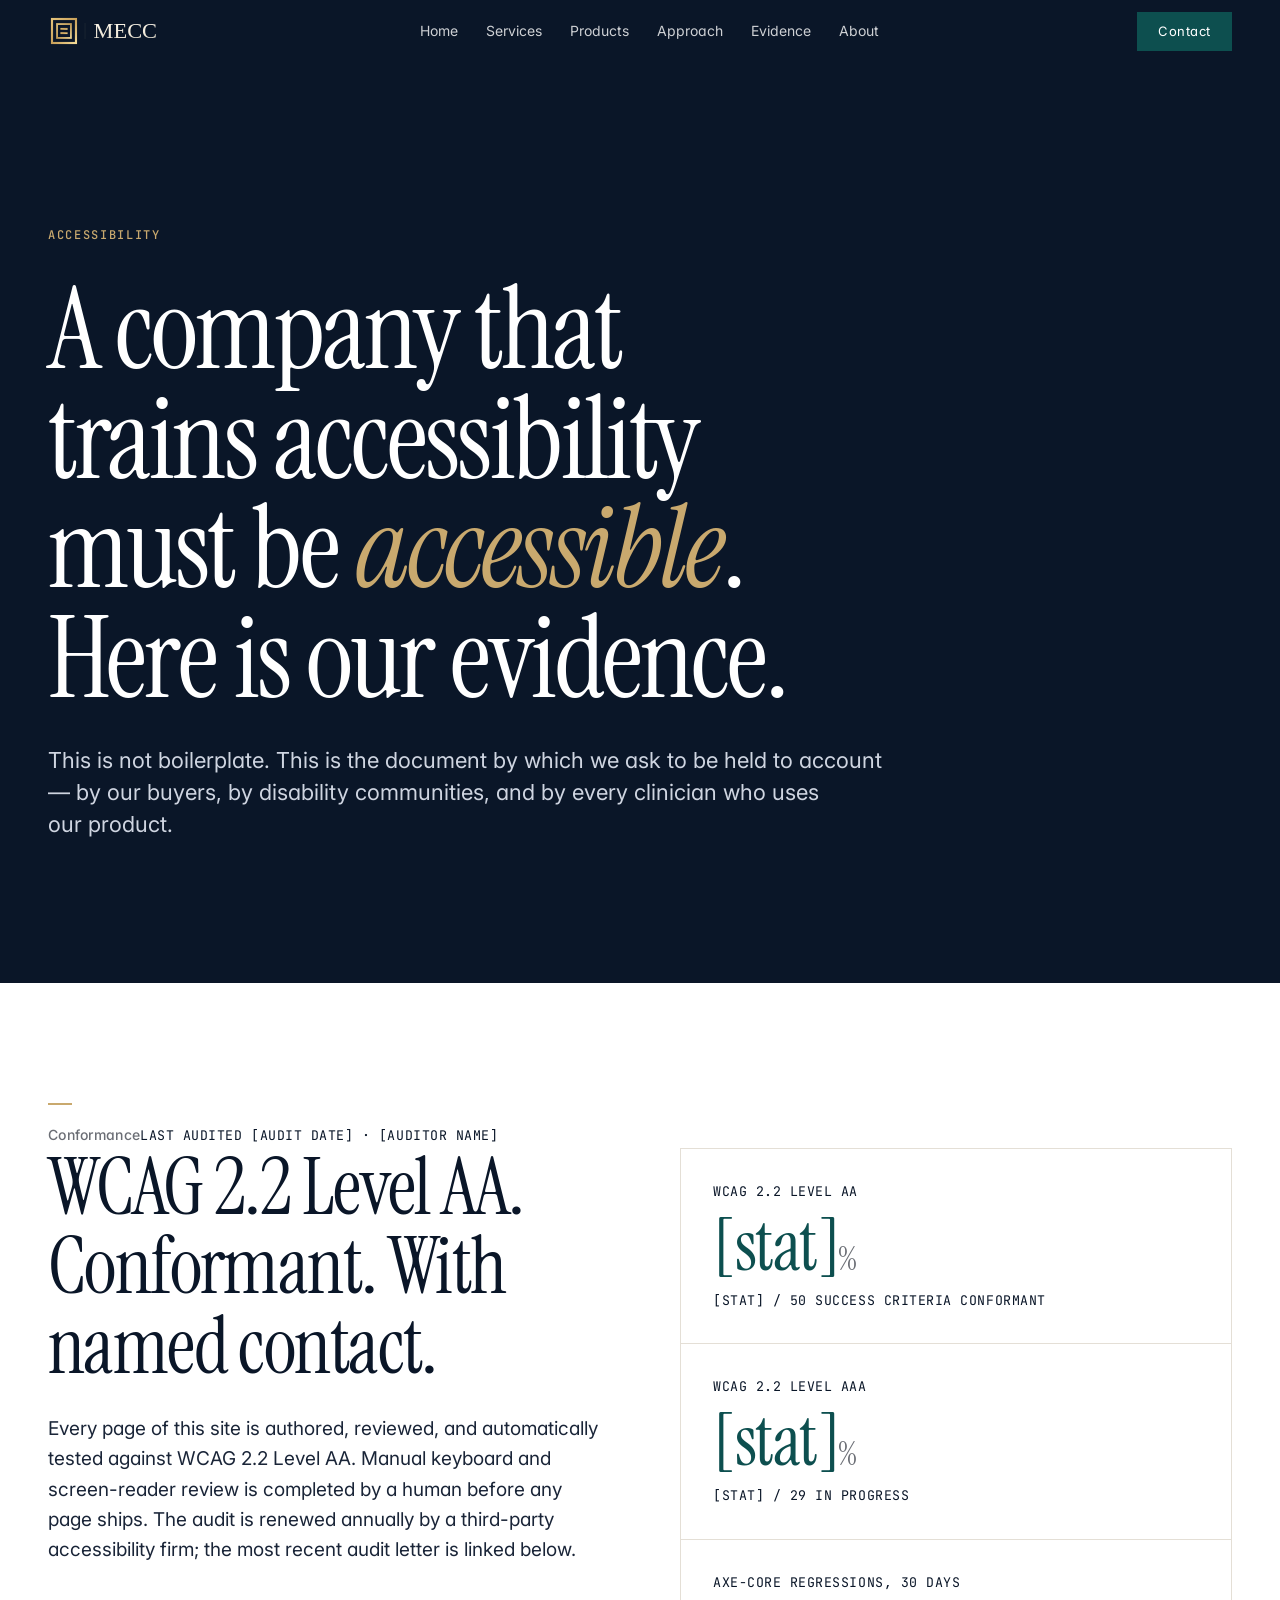
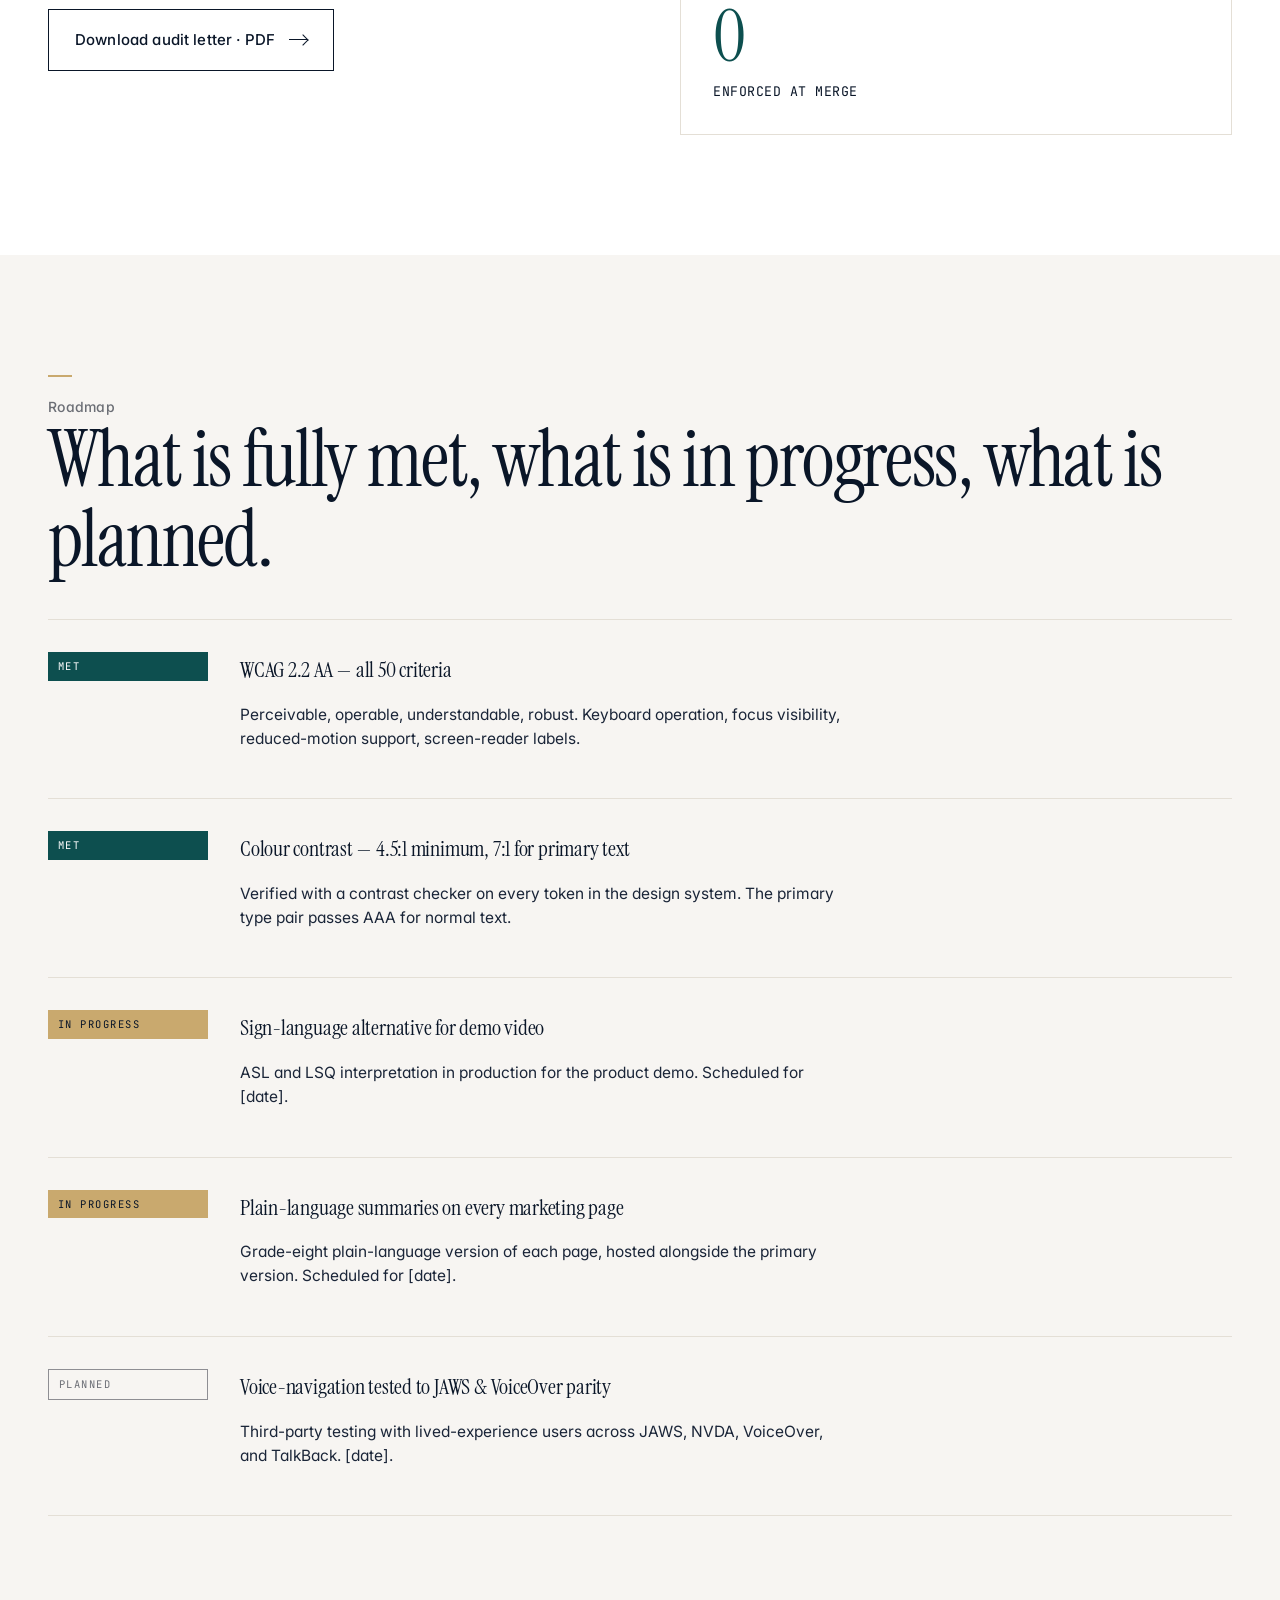
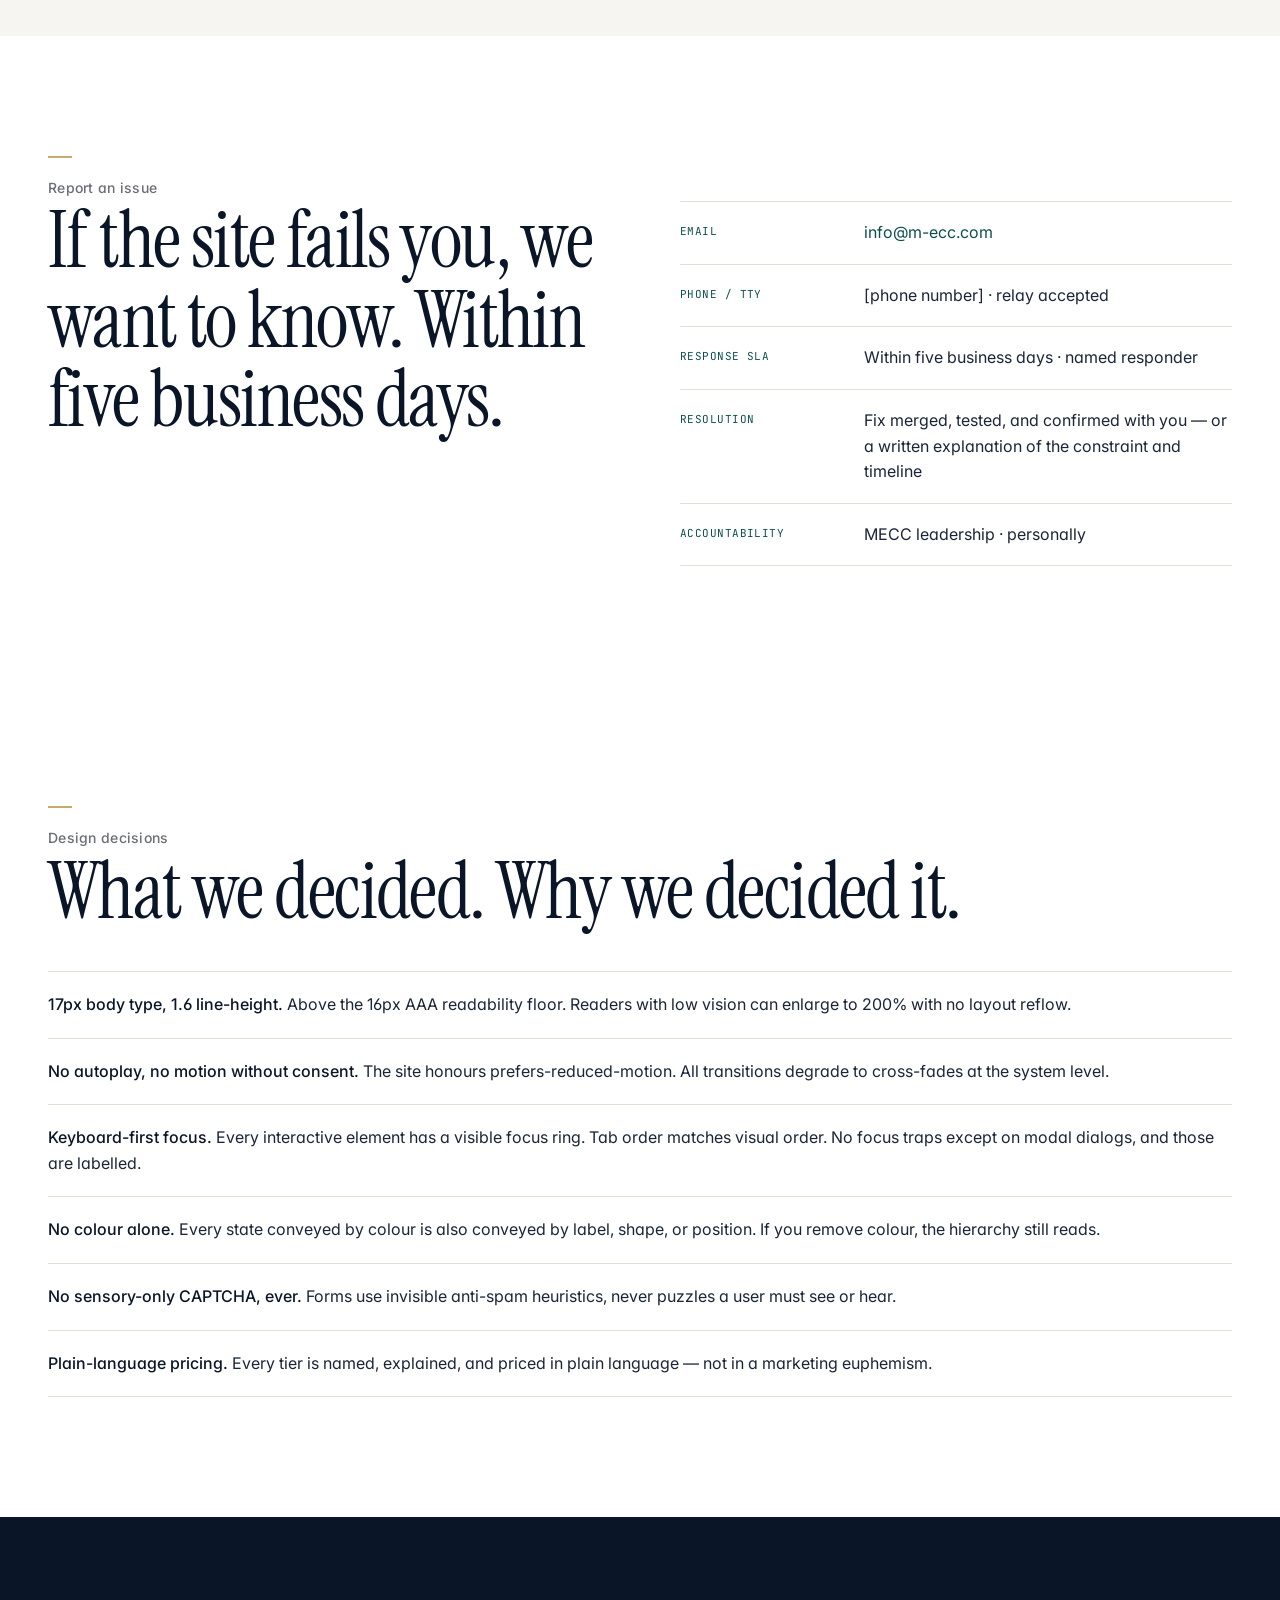
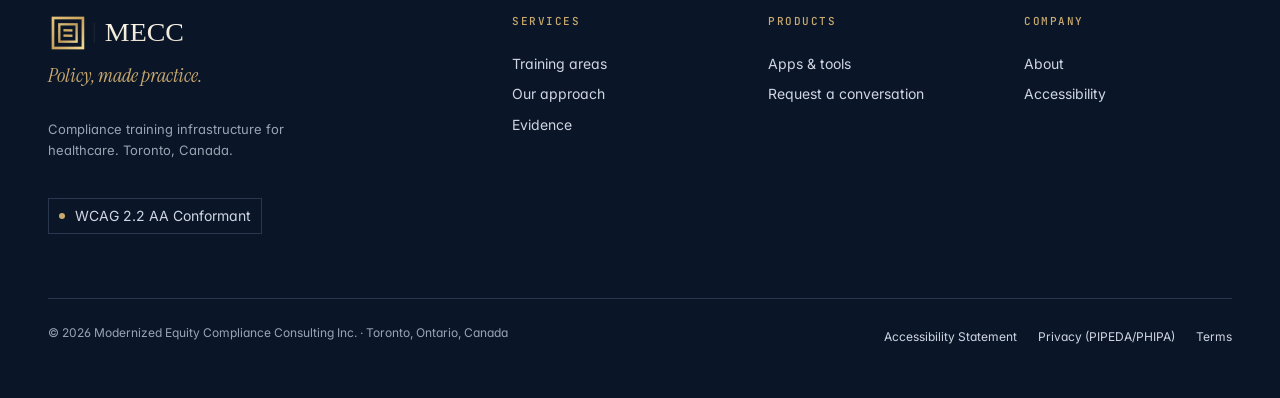
<file: accessibility.html>
<!doctype html>
<html lang="en">
<head>
<meta charset="utf-8" />
<meta name="viewport" content="width=device-width,initial-scale=1" />
<title>Accessibility — MECC</title>
<meta name="description" content="MECC's accessibility commitment — WCAG 2.2 AA conformance, AODA compliance, and inclusive design practices across all training products." />
<link rel="preconnect" href="https://fonts.googleapis.com" />
<link rel="preconnect" href="https://fonts.gstatic.com" crossorigin />
<link href="https://fonts.googleapis.com/css2?family=Instrument+Serif:ital@0;1&family=Inter:wght@300;400;500;600&family=JetBrains+Mono:wght@400;500&family=Fraunces:opsz,wght@9..144,400;9..144,500&family=Source+Serif+4:opsz,wght@8..60,400;8..60,500&family=Libre+Caslon+Display&display=swap" rel="stylesheet" />
<link rel="stylesheet" href="assets/site.css" />
<link rel="icon" href="assets/mecc_mark_32.png" sizes="32x32" type="image/png" />
<link rel="apple-touch-icon" href="assets/mecc_mark_180.png" />
</head>
<body>

<nav class="nav" aria-label="Primary">
  <a href="index.html" class="nav-brand"><img src="assets/mecc_logo_horizontal_dark.svg" alt="MECC" class="nav-logo nav-logo-dark" /><img src="assets/mecc_logo_horizontal_light.svg" alt="MECC" class="nav-logo nav-logo-light" /></a>
  <div class="nav-links">
    <a href="index.html">Home</a>
    <a href="services.html">Services</a>
    <a href="products.html">Products</a>
    <a href="approach.html">Approach</a>
    <a href="evidence.html">Evidence</a>
    <a href="about.html">About</a>
  </div>
  <a href="contact.html" class="nav-cta">Contact</a>
  <button class="nav-toggle" aria-label="Open menu" aria-expanded="false">
    <span></span><span></span><span></span>
  </button>
</nav>

<section class="page-hero">
  <div class="container">
    <span class="eyebrow">Accessibility</span>
    <h1 class="display-xl" style="margin-top:28px;max-width:18ch;color:#fff">A company that trains accessibility must be <em style="color:var(--gold);font-style:italic">accessible</em>. Here is our evidence.</h1>
    <p class="lede" style="margin-top:32px">This is not boilerplate. This is the document by which we ask to be held to account — by our buyers, by disability communities, and by every clinician who uses our product.</p>
  </div>
</section>

<!-- CONFORMANCE -->
<section class="bg-paper">
  <div class="container">
    <div class="section-head between"><span class="gold-rule"></span><span class="section-label">Conformance</span><span class="mono muted">Last audited [audit date] · [auditor name]</span></div>
    <div class="grid-2" style="gap:80px;align-items:start">
      <div class="reveal">
        <h2 class="display-l" style="max-width:18ch;text-wrap:balance">WCAG 2.2 Level AA. Conformant. With named contact.</h2>
        <p class="body-large" style="margin-top:28px">Every page of this site is authored, reviewed, and automatically tested against WCAG 2.2 Level AA. Manual keyboard and screen-reader review is completed by a human before any page ships. The audit is renewed annually by a third-party accessibility firm; the most recent audit letter is linked below.</p>
        <a href="#" class="btn btn-ink" style="margin-top:24px">Download audit letter · PDF <span class="arrow"></span></a>
      </div>
      <div class="a11y-scorecard reveal">
        <div class="a11y-score">
          <div class="mono">WCAG 2.2 Level AA</div>
          <div class="serif score-big">[stat]<span>%</span></div>
          <div class="mono muted">[stat] / 50 success criteria conformant</div>
        </div>
        <div class="a11y-score">
          <div class="mono">WCAG 2.2 Level AAA</div>
          <div class="serif score-big">[stat]<span>%</span></div>
          <div class="mono muted">[stat] / 29 in progress</div>
        </div>
        <div class="a11y-score">
          <div class="mono">Axe-core regressions, 30 days</div>
          <div class="serif score-big">0</div>
          <div class="mono muted">Enforced at merge</div>
        </div>
      </div>
    </div>
  </div>
</section>

<!-- VPAT / ROADMAP -->
<section class="bg-paper2">
  <div class="container">
    <div class="section-head"><span class="gold-rule"></span><span class="section-label">Roadmap</span></div>
    <h2 class="display-l head-limit reveal">What is fully met, what is in progress, what is planned.</h2>
    <div class="roadmap">
      <div class="roadmap-row">
        <span class="mono status met">MET</span>
        <div>
          <div class="serif roadmap-title">WCAG 2.2 AA — all 50 criteria</div>
          <p>Perceivable, operable, understandable, robust. Keyboard operation, focus visibility, reduced-motion support, screen-reader labels.</p>
        </div>
      </div>
      <div class="roadmap-row">
        <span class="mono status met">MET</span>
        <div>
          <div class="serif roadmap-title">Colour contrast — 4.5:1 minimum, 7:1 for primary text</div>
          <p>Verified with a contrast checker on every token in the design system. The primary type pair passes AAA for normal text.</p>
        </div>
      </div>
      <div class="roadmap-row">
        <span class="mono status progress">IN PROGRESS</span>
        <div>
          <div class="serif roadmap-title">Sign-language alternative for demo video</div>
          <p>ASL and LSQ interpretation in production for the product demo. Scheduled for [date].</p>
        </div>
      </div>
      <div class="roadmap-row">
        <span class="mono status progress">IN PROGRESS</span>
        <div>
          <div class="serif roadmap-title">Plain-language summaries on every marketing page</div>
          <p>Grade-eight plain-language version of each page, hosted alongside the primary version. Scheduled for [date].</p>
        </div>
      </div>
      <div class="roadmap-row">
        <span class="mono status planned">PLANNED</span>
        <div>
          <div class="serif roadmap-title">Voice-navigation tested to JAWS &amp; VoiceOver parity</div>
          <p>Third-party testing with lived-experience users across JAWS, NVDA, VoiceOver, and TalkBack. [date].</p>
        </div>
      </div>
    </div>
  </div>
</section>

<!-- REPORT AN ISSUE -->
<section class="bg-paper">
  <div class="container">
    <div class="section-head"><span class="gold-rule"></span><span class="section-label">Report an issue</span></div>
    <div class="grid-2" style="gap:80px">
      <div>
        <h2 class="display-l" style="max-width:18ch">If the site fails you, we want to know. Within five business days.</h2>
      </div>
      <div>
        <div class="report">
          <div class="report-row"><span class="mono">Email</span><a href="mailto:info@m-ecc.com" style="color:var(--accent)">info@m-ecc.com</a></div>
          <div class="report-row"><span class="mono">Phone / TTY</span><span>[phone number] · relay accepted</span></div>
          <div class="report-row"><span class="mono">Response SLA</span><span>Within five business days · named responder</span></div>
          <div class="report-row"><span class="mono">Resolution</span><span>Fix merged, tested, and confirmed with you — or a written explanation of the constraint and timeline</span></div>
          <div class="report-row"><span class="mono">Accountability</span><span>MECC leadership · personally</span></div>
        </div>
      </div>
    </div>
  </div>
</section>

<!-- DESIGN DECISIONS -->
<section class="bg-paper">
  <div class="container">
    <div class="section-head"><span class="gold-rule"></span><span class="section-label">Design decisions</span></div>
    <h2 class="display-l head-limit reveal">What we decided. Why we decided it.</h2>
    <ul class="decisions reveal">
      <li><div><strong>17px body type, 1.6 line-height.</strong> Above the 16px AAA readability floor. Readers with low vision can enlarge to 200% with no layout reflow.</div></li>
      <li><div><strong>No autoplay, no motion without consent.</strong> The site honours prefers-reduced-motion. All transitions degrade to cross-fades at the system level.</div></li>
      <li><div><strong>Keyboard-first focus.</strong> Every interactive element has a visible focus ring. Tab order matches visual order. No focus traps except on modal dialogs, and those are labelled.</div></li>
      <li><div><strong>No colour alone.</strong> Every state conveyed by colour is also conveyed by label, shape, or position. If you remove colour, the hierarchy still reads.</div></li>
      <li><div><strong>No sensory-only CAPTCHA, ever.</strong> Forms use invisible anti-spam heuristics, never puzzles a user must see or hear.</div></li>
      <li><div><strong>Plain-language pricing.</strong> Every tier is named, explained, and priced in plain language — not in a marketing euphemism.</div></li>
    </ul>
  </div>
</section>

<footer class="footer">
  <div class="container">
    <div class="row">
      <div>
        <div class="footer-brand"><img src="assets/mecc_logo_horizontal_dark.svg" alt="MECC" class="footer-logo" /></div>
        <div class="footer-tag">Policy, made practice.</div>
        <p style="margin-top:28px;max-width:38ch;color:var(--muted-on-dark);font-size:13px;line-height:1.6">Compliance training infrastructure for healthcare. Toronto, Canada.</p>
        <div style="margin-top:24px" class="wcag-badge"><span class="dot"></span>WCAG 2.2 AA Conformant</div>
      </div>
      <div>
        <p class="footer-heading">Services</p>
        <a href="services.html">Training areas</a>
        <a href="approach.html">Our approach</a>
        <a href="evidence.html">Evidence</a>
      </div>
      <div>
        <p class="footer-heading">Products</p>
        <a href="products.html">Apps &amp; tools</a>
        <a href="contact.html">Request a conversation</a>
      </div>
      <div>
        <p class="footer-heading">Company</p>
        <a href="about.html">About</a>
        <a href="accessibility.html">Accessibility</a>
      </div>
    </div>
    <div class="footer-legal">
      <div>© 2026 Modernized Equity Compliance Consulting Inc. · Toronto, Ontario, Canada</div>
      <div>
        <a href="accessibility.html" style="display:inline-block;margin-right:18px">Accessibility Statement</a>
        <a href="#" style="display:inline-block;margin-right:18px">Privacy (PIPEDA/PHIPA)</a>
        <a href="#" style="display:inline-block">Terms</a>
      </div>
    </div>
  </div>
</footer>

<style>
.a11y-scorecard { display: grid; grid-template-columns: 1fr; gap: 0; border: 1px solid var(--rule-light); }
.a11y-score { padding: 32px; border-bottom: 1px solid var(--rule-light); }
.a11y-score:last-child { border-bottom: 0; }
.score-big { font-size: 72px; line-height: 1; color: var(--accent); margin: 8px 0; letter-spacing: -0.02em; }
.score-big span { font-size: 0.45em; color: var(--muted-2); }

.roadmap { border-top: 1px solid var(--rule-light); margin-top: 40px; }
.roadmap-row { display: grid; grid-template-columns: 160px 1fr; gap: 32px; padding: 32px 0; border-bottom: 1px solid var(--rule-light); align-items: start; }
.roadmap-title { font-size: 22px; margin-bottom: 8px; letter-spacing: -0.01em; }
.roadmap-row p { font-size: 15.5px; color: var(--ink-2); line-height: 1.55; max-width: 60ch; }
.status { font-size: 10.5px; padding: 6px 10px; display: inline-block; letter-spacing: 0.14em; }
.status.met { background: var(--accent); color: #fff; }
.status.progress { background: var(--gold); color: var(--navy); }
.status.planned { border: 1px solid var(--muted); color: var(--muted-2); }

.report { border-top: 1px solid var(--rule-light); }
.report-row { display: grid; grid-template-columns: 160px 1fr; gap: 24px; padding: 18px 0; border-bottom: 1px solid var(--rule-light); color: var(--ink-2); font-size: 16px; }
.report-row .mono { color: var(--accent); font-size: 11px; padding-top: 3px; }

.decisions { list-style: none; padding: 0; margin: 40px 0 0; border-top: 1px solid var(--rule-light); }
.decisions li { padding: 20px 0; border-bottom: 1px solid var(--rule-light); font-size: 16px; line-height: 1.6; color: var(--ink-2); }
.decisions strong { color: var(--ink); font-weight: 500; }

@media (max-width: 980px) {
  .roadmap-row, .report-row { grid-template-columns: 1fr; gap: 10px; }
}
</style>
<script src="assets/site.js"></script>
</body>
</html>
</file>
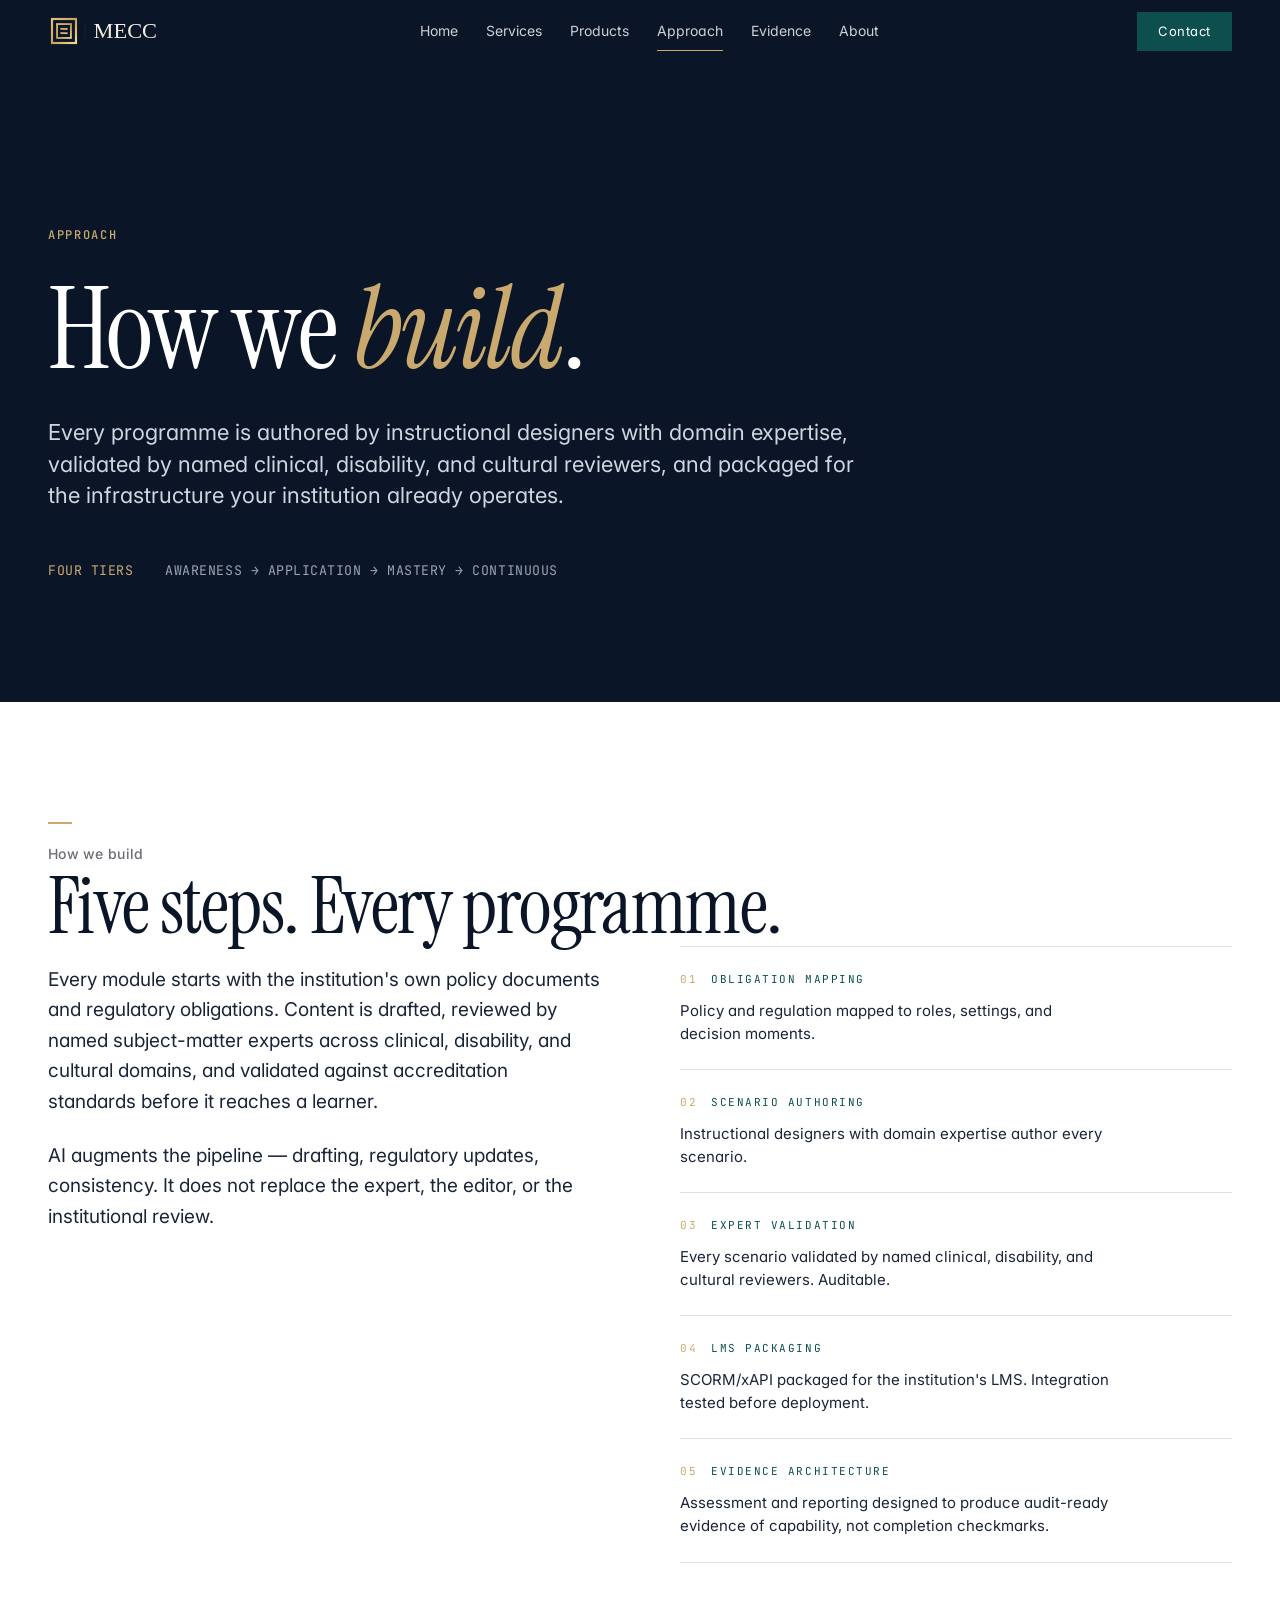
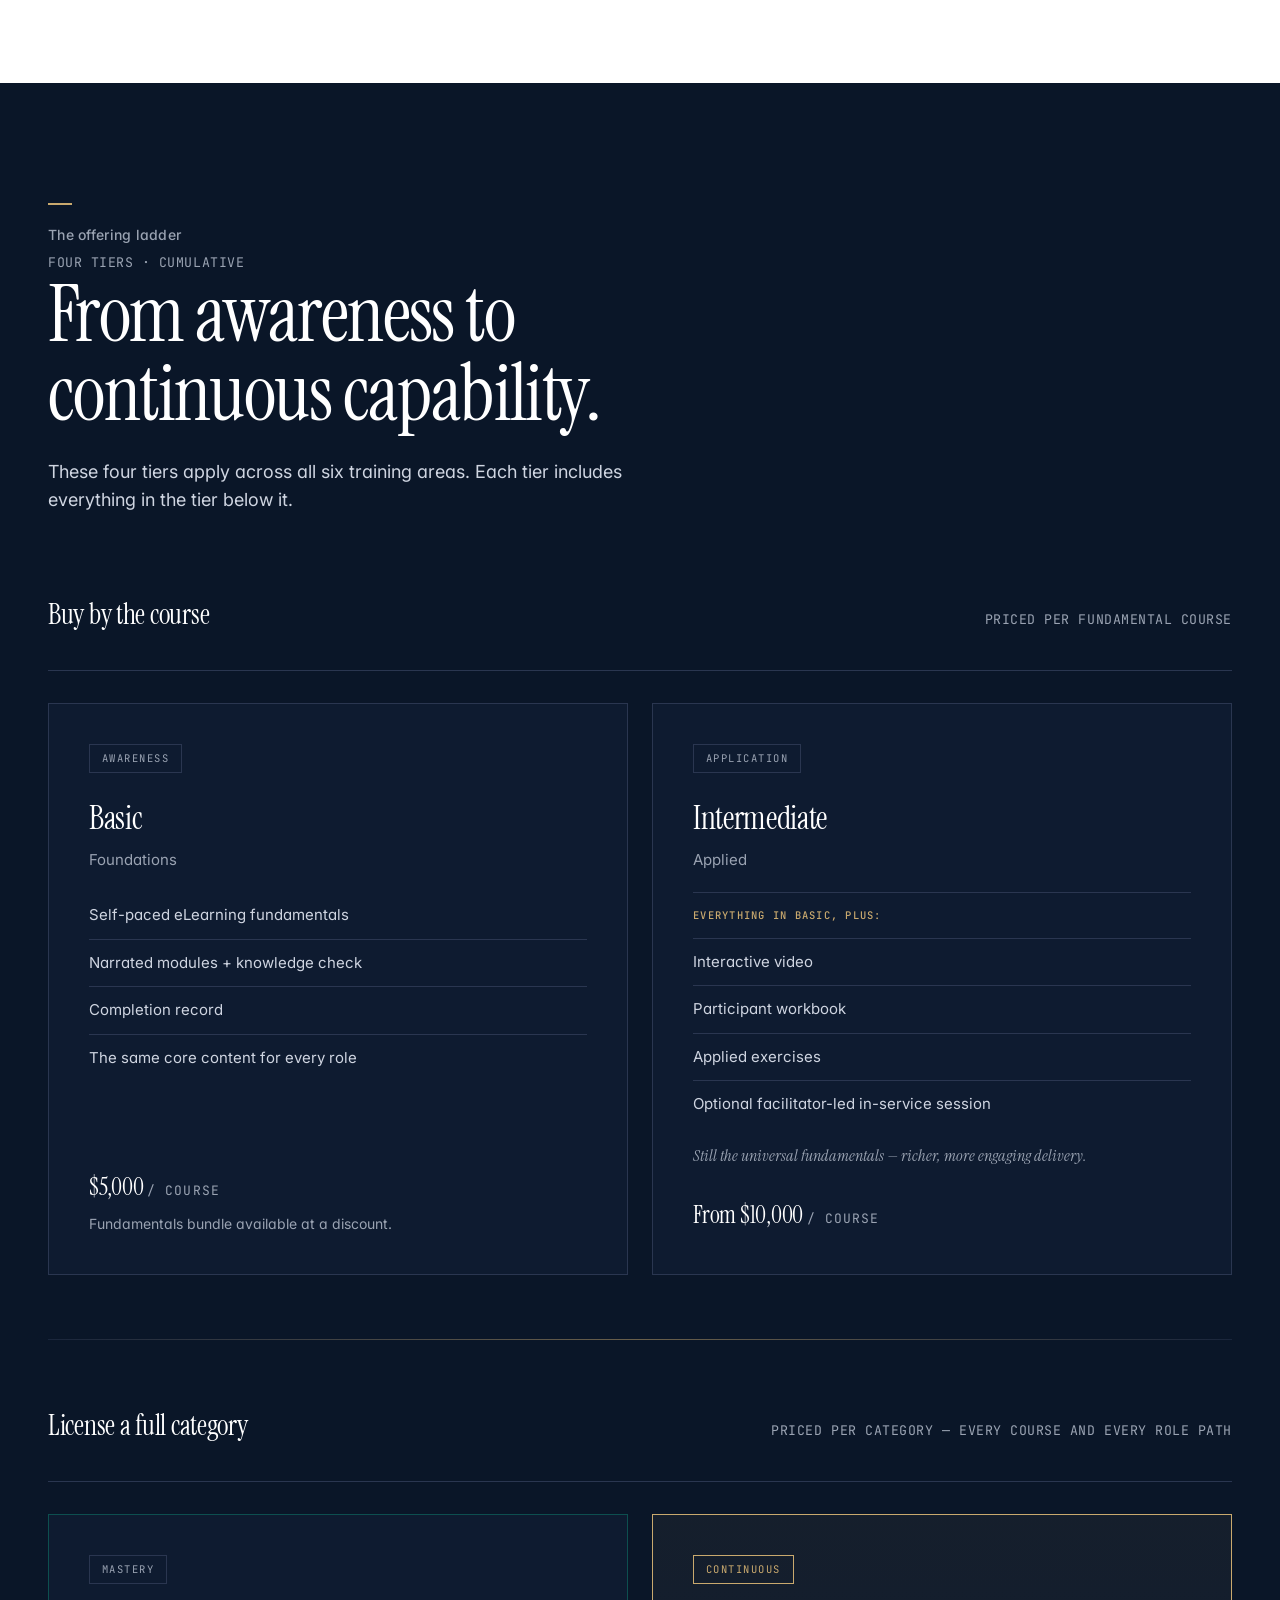
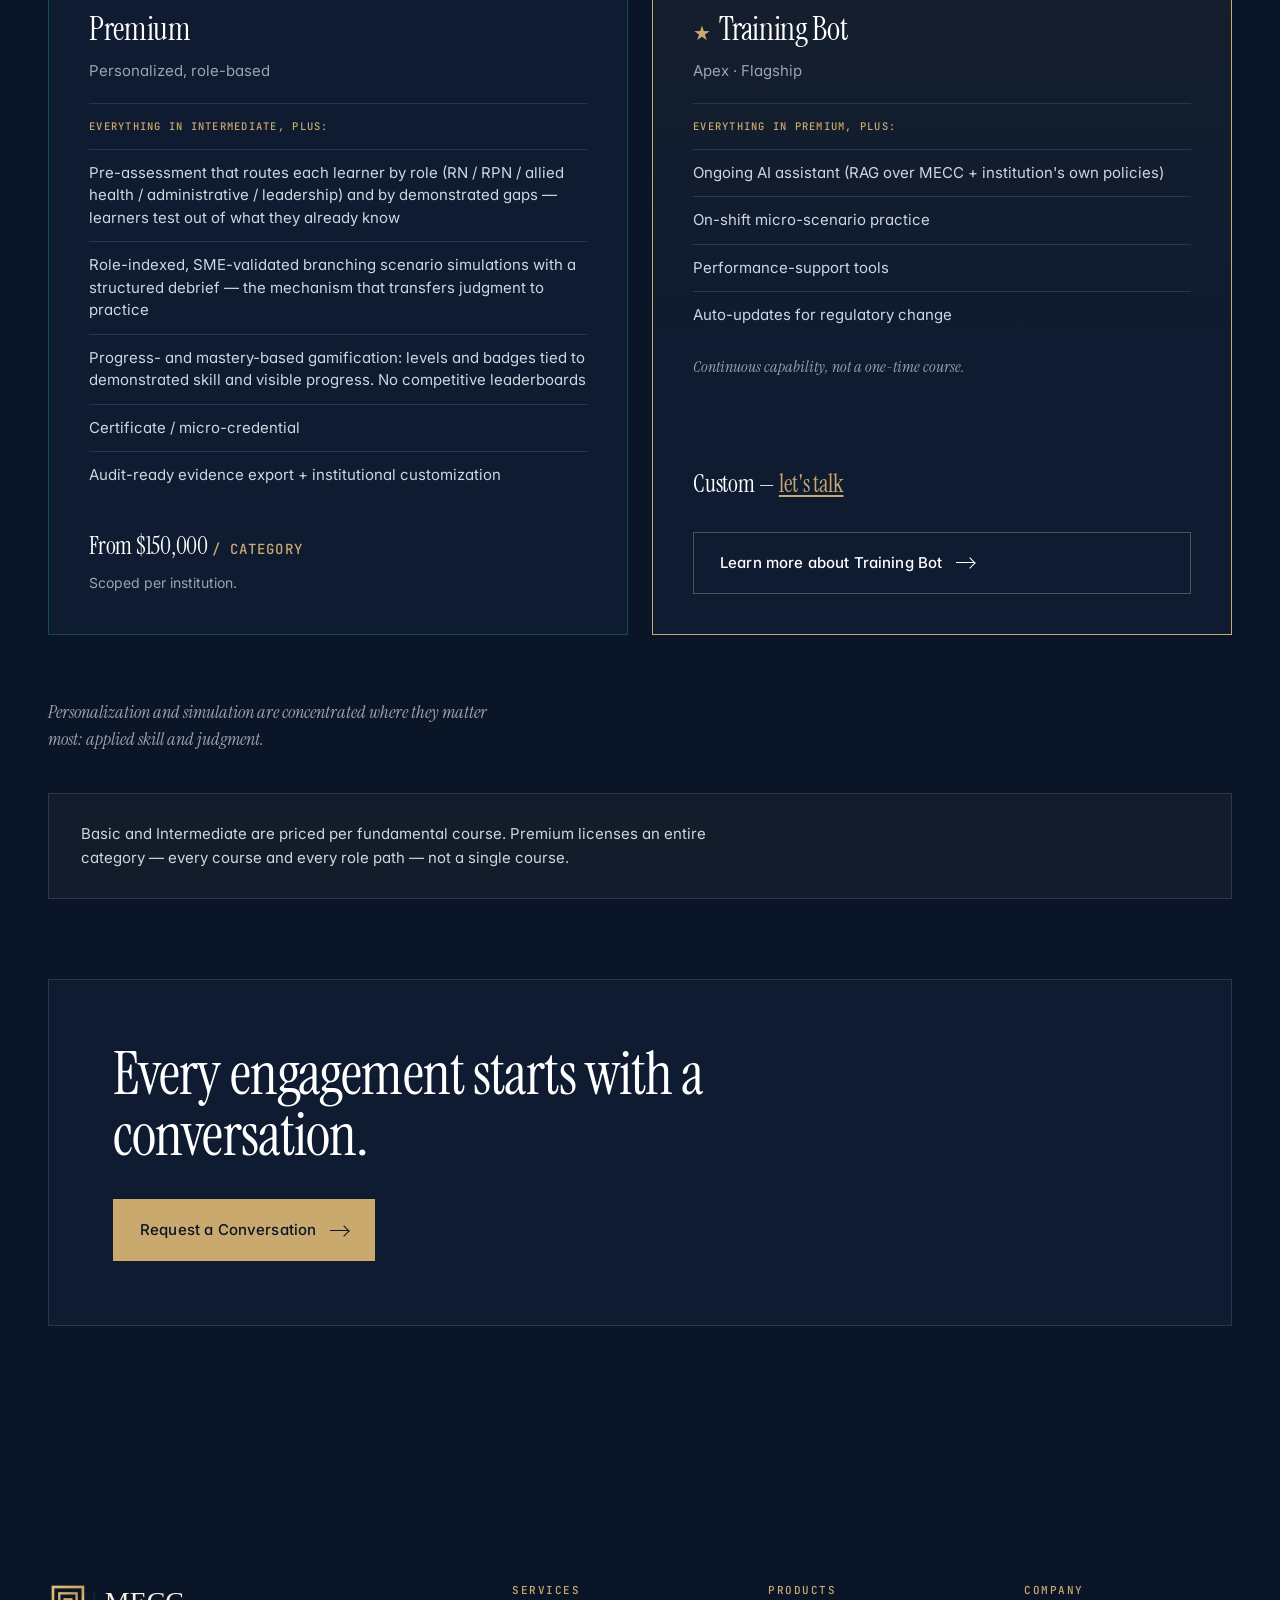
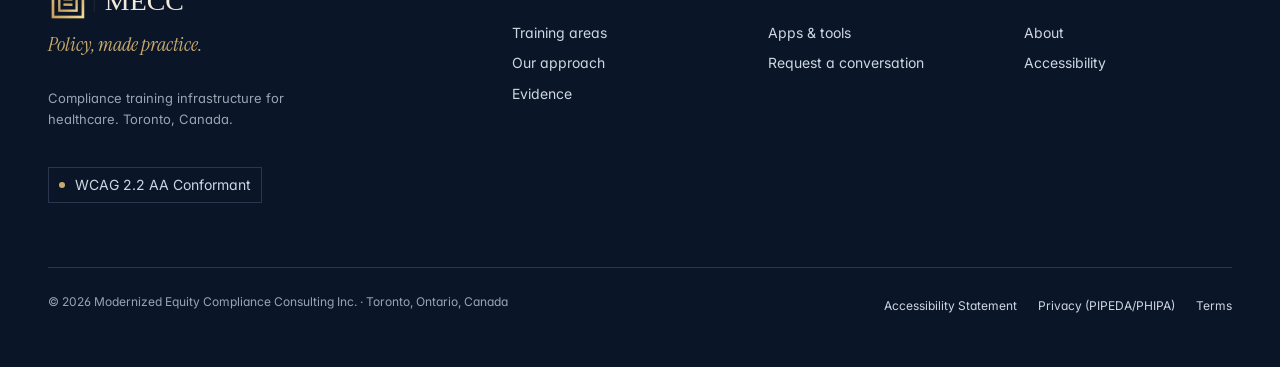
<file: approach.html>
<!doctype html>
<html lang="en">
<head>
<meta charset="utf-8" />
<meta name="viewport" content="width=device-width,initial-scale=1" />
<title>Approach — MECC</title>
<meta name="description" content="How MECC builds training — from obligation mapping and expert validation to a four-tier offering ladder across all training areas." />
<link rel="preconnect" href="https://fonts.googleapis.com" />
<link rel="preconnect" href="https://fonts.gstatic.com" crossorigin />
<link href="https://fonts.googleapis.com/css2?family=Instrument+Serif:ital@0;1&family=Inter:wght@300;400;500;600&family=JetBrains+Mono:wght@400;500&family=Fraunces:opsz,wght@9..144,400;9..144,500&family=Source+Serif+4:opsz,wght@8..60,400;8..60,500&family=Libre+Caslon+Display&display=swap" rel="stylesheet" />
<link rel="stylesheet" href="assets/site.css" />
<link rel="icon" href="assets/mecc_mark_32.png" sizes="32x32" type="image/png" />
<link rel="apple-touch-icon" href="assets/mecc_mark_180.png" />
</head>
<body class="bg-dark">

<nav class="nav" aria-label="Primary">
  <a href="index.html" class="nav-brand"><img src="assets/mecc_logo_horizontal_dark.svg" alt="MECC" class="nav-logo nav-logo-dark" /><img src="assets/mecc_logo_horizontal_light.svg" alt="MECC" class="nav-logo nav-logo-light" /></a>
  <div class="nav-links">
    <a href="index.html">Home</a>
    <a href="services.html">Services</a>
    <a href="products.html">Products</a>
    <a href="approach.html" class="active">Approach</a>
    <a href="evidence.html">Evidence</a>
    <a href="about.html">About</a>
  </div>
  <a href="contact.html" class="nav-cta">Contact</a>
  <button class="nav-toggle" aria-label="Open menu" aria-expanded="false">
    <span></span><span></span><span></span>
  </button>
</nav>

<!-- HERO -->
<section class="page-hero" data-screen-label="Approach / Hero">
  <div class="container">
    <span class="eyebrow">Approach</span>
    <h1 class="display-xl" style="margin-top:28px;max-width:16ch;color:#fff">How we <em style="color:var(--gold);font-style:italic">build</em>.</h1>
    <p class="lede" style="margin-top:32px;color:#cfd5e1">Every programme is authored by instructional designers with domain expertise, validated by named clinical, disability, and cultural reviewers, and packaged for the infrastructure your institution already operates.</p>
    <div style="margin-top:48px;display:flex;gap:32px;flex-wrap:wrap;align-items:baseline">
      <span class="mono" style="color:var(--gold)">Four tiers</span>
      <span class="mono" style="color:var(--muted-on-dark)">Awareness &rarr; Application &rarr; Mastery &rarr; Continuous</span>
    </div>
  </div>
</section>

<!-- SECTION A — HOW WE BUILD -->
<section class="bg-paper" data-screen-label="Approach / Build">
  <div class="container">
    <div class="section-head"><span class="gold-rule"></span><span class="section-label">How we build</span></div>
    <h2 class="display-l head-limit reveal">Five steps. Every programme.</h2>
    <div class="grid-2" style="align-items:start;gap:80px">
      <div class="reveal">
        <p class="body-large">Every module starts with the institution's own policy documents and regulatory obligations. Content is drafted, reviewed by named subject-matter experts across clinical, disability, and cultural domains, and validated against accreditation standards before it reaches a learner.</p>
        <p class="body-large" style="margin-top:24px">AI augments the pipeline &mdash; drafting, regulatory updates, consistency. It does not replace the expert, the editor, or the institutional review.</p>
      </div>
      <div class="reveal">
        <div class="build-steps">
          <div class="build-step">
            <div class="build-step-head"><span class="build-num">01</span><span class="mono" style="color:var(--accent)">Obligation mapping</span></div>
            <p>Policy and regulation mapped to roles, settings, and decision moments.</p>
          </div>
          <div class="build-step">
            <div class="build-step-head"><span class="build-num">02</span><span class="mono" style="color:var(--accent)">Scenario authoring</span></div>
            <p>Instructional designers with domain expertise author every scenario.</p>
          </div>
          <div class="build-step">
            <div class="build-step-head"><span class="build-num">03</span><span class="mono" style="color:var(--accent)">Expert validation</span></div>
            <p>Every scenario validated by named clinical, disability, and cultural reviewers. Auditable.</p>
          </div>
          <div class="build-step">
            <div class="build-step-head"><span class="build-num">04</span><span class="mono" style="color:var(--accent)">LMS packaging</span></div>
            <p>SCORM/xAPI packaged for the institution's LMS. Integration tested before deployment.</p>
          </div>
          <div class="build-step">
            <div class="build-step-head"><span class="build-num">05</span><span class="mono" style="color:var(--accent)">Evidence architecture</span></div>
            <p>Assessment and reporting designed to produce audit-ready evidence of capability, not completion checkmarks.</p>
          </div>
        </div>
      </div>
    </div>
  </div>
</section>

<!-- SECTION B — THE OFFERING LADDER -->
<section class="dark ladder-section" data-screen-label="Approach / Ladder">
  <div class="container">
    <div class="section-head between">
      <div><span class="gold-rule"></span><span class="section-label">The offering ladder</span></div>
      <span class="mono" style="color:var(--muted-on-dark)">Four tiers &middot; Cumulative</span>
    </div>
    <h2 class="display-l reveal" style="color:#fff;max-width:22ch;text-wrap:balance">From awareness to continuous capability.</h2>
    <p class="reveal" style="color:#cfd5e1;font-size:18px;line-height:1.55;margin-top:24px;margin-bottom:80px;max-width:58ch">These four tiers apply across all six training areas. Each tier includes everything in the tier below it.</p>

    <!-- LANE 1 — Buy by the course -->
    <div class="ladder-lane reveal">
      <div class="ladder-lane-head">
        <h3 class="ladder-lane-title">Buy by the course</h3>
        <span class="mono" style="color:var(--muted-on-dark)">Priced per fundamental course</span>
      </div>
      <div class="ladder-grid">

        <!-- BASIC -->
        <article class="ladder-card">
          <span class="ladder-spine">Awareness</span>
          <h4 class="ladder-name">Basic</h4>
          <p class="ladder-subtitle">Foundations</p>
          <ul class="ladder-list">
            <li>Self-paced eLearning fundamentals</li>
            <li>Narrated modules + knowledge check</li>
            <li>Completion record</li>
            <li>The same core content for every role</li>
          </ul>
          <div class="ladder-price-block">
            <span class="ladder-price">$5,000 <span class="ladder-unit">/ course</span></span>
            <p class="ladder-price-note">Fundamentals bundle available at a discount.</p>
          </div>
        </article>

        <!-- INTERMEDIATE -->
        <article class="ladder-card">
          <span class="ladder-spine">Application</span>
          <h4 class="ladder-name">Intermediate</h4>
          <p class="ladder-subtitle">Applied</p>
          <div class="ladder-cumulative">Everything in Basic, plus:</div>
          <ul class="ladder-list">
            <li>Interactive video</li>
            <li>Participant workbook</li>
            <li>Applied exercises</li>
            <li>Optional facilitator-led in-service session</li>
          </ul>
          <p class="ladder-aside">Still the universal fundamentals &mdash; richer, more engaging delivery.</p>
          <div class="ladder-price-block">
            <span class="ladder-price">From $10,000 <span class="ladder-unit">/ course</span></span>
          </div>
        </article>

      </div>
    </div>

    <!-- DIVIDER -->
    <div class="ladder-divider" role="separator" aria-hidden="true"></div>

    <!-- LANE 2 — License a full category -->
    <div class="ladder-lane reveal">
      <div class="ladder-lane-head">
        <h3 class="ladder-lane-title">License a full category</h3>
        <span class="mono" style="color:var(--muted-on-dark)">Priced per category &mdash; every course and every role path</span>
      </div>
      <div class="ladder-grid">

        <!-- PREMIUM -->
        <article class="ladder-card ladder-card-premium">
          <span class="ladder-spine">Mastery</span>
          <h4 class="ladder-name">Premium</h4>
          <p class="ladder-subtitle">Personalized, role-based</p>
          <div class="ladder-cumulative">Everything in Intermediate, plus:</div>
          <ul class="ladder-list">
            <li>Pre-assessment that routes each learner by role (RN / RPN / allied health / administrative / leadership) and by demonstrated gaps &mdash; learners test out of what they already know</li>
            <li>Role-indexed, SME-validated branching scenario simulations with a structured debrief &mdash; the mechanism that transfers judgment to practice</li>
            <li>Progress- and mastery-based gamification: levels and badges tied to demonstrated skill and visible progress. No competitive leaderboards</li>
            <li>Certificate / micro-credential</li>
            <li>Audit-ready evidence export + institutional customization</li>
          </ul>
          <div class="ladder-price-block">
            <span class="ladder-price">From $150,000 <span class="ladder-unit ladder-unit-cat">/ category</span></span>
            <p class="ladder-price-note">Scoped per institution.</p>
          </div>
        </article>

        <!-- TRAINING BOT -->
        <article class="ladder-card ladder-card-bot">
          <span class="ladder-spine ladder-spine-gold">Continuous</span>
          <h4 class="ladder-name"><span class="ladder-star" aria-hidden="true">&#9733;</span> Training Bot</h4>
          <p class="ladder-subtitle">Apex &middot; Flagship</p>
          <div class="ladder-cumulative">Everything in Premium, plus:</div>
          <ul class="ladder-list">
            <li>Ongoing AI assistant (RAG over MECC + institution's own policies)</li>
            <li>On-shift micro-scenario practice</li>
            <li>Performance-support tools</li>
            <li>Auto-updates for regulatory change</li>
          </ul>
          <p class="ladder-aside">Continuous capability, not a one-time course.</p>
          <div class="ladder-price-block">
            <span class="ladder-price">Custom &mdash; <a href="contact.html" class="ladder-talk-link">let's talk</a></span>
          </div>
          <a href="products.html" class="btn btn-ghost" style="margin-top:28px">Learn more about Training Bot <span class="arrow"></span></a>
        </article>

      </div>
    </div>

    <!-- UNDERSTATED NOTE -->
    <p class="ladder-insight reveal">Personalization and simulation are concentrated where they matter most: applied skill and judgment.</p>

    <!-- CLARIFYING LINE -->
    <div class="ladder-clarify reveal">
      <p>Basic and Intermediate are priced per fundamental course. Premium licenses an entire category &mdash; every course and every role path &mdash; not a single course.</p>
    </div>

    <!-- CTA -->
    <div class="ladder-cta reveal">
      <h3 class="display-m" style="color:#fff;max-width:22ch">Every engagement starts with a conversation.</h3>
      <a href="contact.html" class="btn btn-primary" style="margin-top:32px">Request a Conversation <span class="arrow"></span></a>
    </div>
  </div>
</section>

<footer class="footer">
  <div class="container">
    <div class="row">
      <div>
        <div class="footer-brand"><img src="assets/mecc_logo_horizontal_dark.svg" alt="MECC" class="footer-logo" /></div>
        <div class="footer-tag">Policy, made practice.</div>
        <p style="margin-top:28px;max-width:38ch;color:var(--muted-on-dark);font-size:13px;line-height:1.6">Compliance training infrastructure for healthcare. Toronto, Canada.</p>
        <div style="margin-top:24px" class="wcag-badge"><span class="dot"></span>WCAG 2.2 AA Conformant</div>
      </div>
      <div>
        <p class="footer-heading">Services</p>
        <a href="services.html">Training areas</a>
        <a href="approach.html">Our approach</a>
        <a href="evidence.html">Evidence</a>
      </div>
      <div>
        <p class="footer-heading">Products</p>
        <a href="products.html">Apps &amp; tools</a>
        <a href="contact.html">Request a conversation</a>
      </div>
      <div>
        <p class="footer-heading">Company</p>
        <a href="about.html">About</a>
        <a href="accessibility.html">Accessibility</a>
      </div>
    </div>
    <div class="footer-legal">
      <div>&copy; 2026 Modernized Equity Compliance Consulting Inc. &middot; Toronto, Ontario, Canada</div>
      <div>
        <a href="accessibility.html" style="display:inline-block;margin-right:18px">Accessibility Statement</a>
        <a href="#" style="display:inline-block;margin-right:18px">Privacy (PIPEDA/PHIPA)</a>
        <a href="#" style="display:inline-block">Terms</a>
      </div>
    </div>
  </div>
</footer>

<style>
/* ── Section A: Build steps ── */
.build-steps { border-top: 1px solid var(--rule-light); }
.build-step { padding: 24px 0; border-bottom: 1px solid var(--rule-light); }
.build-step-head { display: flex; align-items: baseline; gap: 14px; margin-bottom: 10px; }
.build-num { font-family: var(--mono); font-size: 11px; letter-spacing: 0.14em; color: var(--gold); }
.build-step .mono { font-size: 11px; letter-spacing: 0.14em; }
.build-step p { font-size: 15px; line-height: 1.55; color: var(--ink-2); margin: 0; max-width: 48ch; }

/* ── Section B: Offering ladder ── */
.ladder-section { padding: 120px 0 160px; }

.ladder-lane-head {
  display: flex; justify-content: space-between; align-items: baseline; gap: 24px; flex-wrap: wrap;
  padding-bottom: 32px; border-bottom: 1px solid var(--rule);
  margin-bottom: 32px;
}
.ladder-lane-title {
  font-family: var(--serif); font-size: 28px; color: #fff; letter-spacing: -0.01em; margin: 0;
}

.ladder-grid { display: grid; grid-template-columns: 1fr 1fr; gap: 24px; }

.ladder-card {
  background: var(--navy-2); border: 1px solid var(--rule); padding: 40px;
  display: flex; flex-direction: column;
  transition: border-color 280ms ease;
}
.ladder-card:hover { border-color: #3a4868; }

.ladder-card-premium { border-color: var(--accent); }
.ladder-card-premium:hover { border-color: var(--accent-2); }

.ladder-card-bot {
  border-color: var(--gold);
  background: linear-gradient(180deg, rgba(201,169,110,0.06) 0%, var(--navy-2) 60%);
}
.ladder-card-bot:hover { border-color: #d4b87a; }

.ladder-spine {
  font-family: var(--mono); font-size: 10.5px; letter-spacing: 0.14em; text-transform: uppercase;
  color: var(--muted-on-dark);
  display: inline-block; padding: 5px 12px;
  border: 1px solid var(--rule);
  margin-bottom: 20px; align-self: flex-start;
}
.ladder-spine-gold { color: var(--gold); border-color: var(--gold); }

.ladder-name {
  font-family: var(--serif); font-size: 32px; color: #fff; letter-spacing: -0.01em; margin: 0 0 4px;
}
.ladder-star { color: var(--gold); font-size: 20px; margin-right: 4px; }
.ladder-subtitle {
  font-family: var(--sans); font-size: 15px; color: var(--muted-on-dark); margin: 0 0 20px;
}

.ladder-cumulative {
  font-family: var(--mono); font-size: 10.5px; letter-spacing: 0.12em; text-transform: uppercase;
  color: var(--gold); font-weight: 500;
  padding: 14px 0; border-top: 1px solid var(--rule); border-bottom: 1px solid var(--rule);
  margin-bottom: 0;
}

.ladder-list { list-style: none; padding: 0; margin: 0; }
.ladder-list li {
  padding: 12px 0; border-bottom: 1px solid var(--rule);
  color: #cfd5e1; font-size: 15px; line-height: 1.5;
}
.ladder-list li:last-child { border-bottom: 0; }

.ladder-aside {
  font-family: var(--serif); font-style: italic; font-size: 16px;
  color: var(--muted-on-dark); margin: 16px 0 0; line-height: 1.5;
}

.ladder-price-block { margin-top: auto; padding-top: 28px; }
.ladder-price {
  font-family: var(--serif); font-size: 24px; color: #fff; letter-spacing: -0.01em;
}
.ladder-unit {
  font-family: var(--mono); font-size: 13px; color: var(--muted-on-dark);
  letter-spacing: 0.08em; text-transform: uppercase;
}
.ladder-unit-cat {
  color: var(--gold); font-size: 14px; font-weight: 500;
}
.ladder-price-note {
  font-size: 14px; color: var(--muted-on-dark); margin: 8px 0 0; line-height: 1.45;
}
.ladder-talk-link { color: var(--gold); text-decoration: underline; text-underline-offset: 3px; }
.ladder-talk-link:hover { color: #d4b87a; }

.ladder-divider {
  height: 1px; margin: 64px 0;
  background: linear-gradient(90deg, var(--rule) 0%, var(--gold) 50%, var(--rule) 100%);
  opacity: 0.5;
}

.ladder-insight {
  font-family: var(--serif); font-style: italic; font-size: 18px;
  color: var(--muted-on-dark); margin: 64px 0 0; max-width: 56ch; line-height: 1.5;
}

.ladder-clarify {
  margin-top: 40px; padding: 28px 32px;
  border: 1px solid var(--rule);
  background: rgba(201,169,110,0.04);
}
.ladder-clarify p {
  font-size: 15px; line-height: 1.6; color: #cfd5e1; margin: 0; max-width: 72ch;
}

.ladder-cta {
  margin-top: 80px; padding: 64px;
  border: 1px solid var(--rule);
  background: var(--navy-2);
}

/* ── Responsive ── */
@media (max-width: 980px) {
  .ladder-grid { grid-template-columns: 1fr; }
  .ladder-card { padding: 32px; }
  .ladder-lane-head { flex-direction: column; gap: 8px; }
  .ladder-cta { padding: 32px; }
  .ladder-divider { margin: 48px 0; }
}
</style>

<script src="assets/site.js"></script>
</body>
</html>
</file>
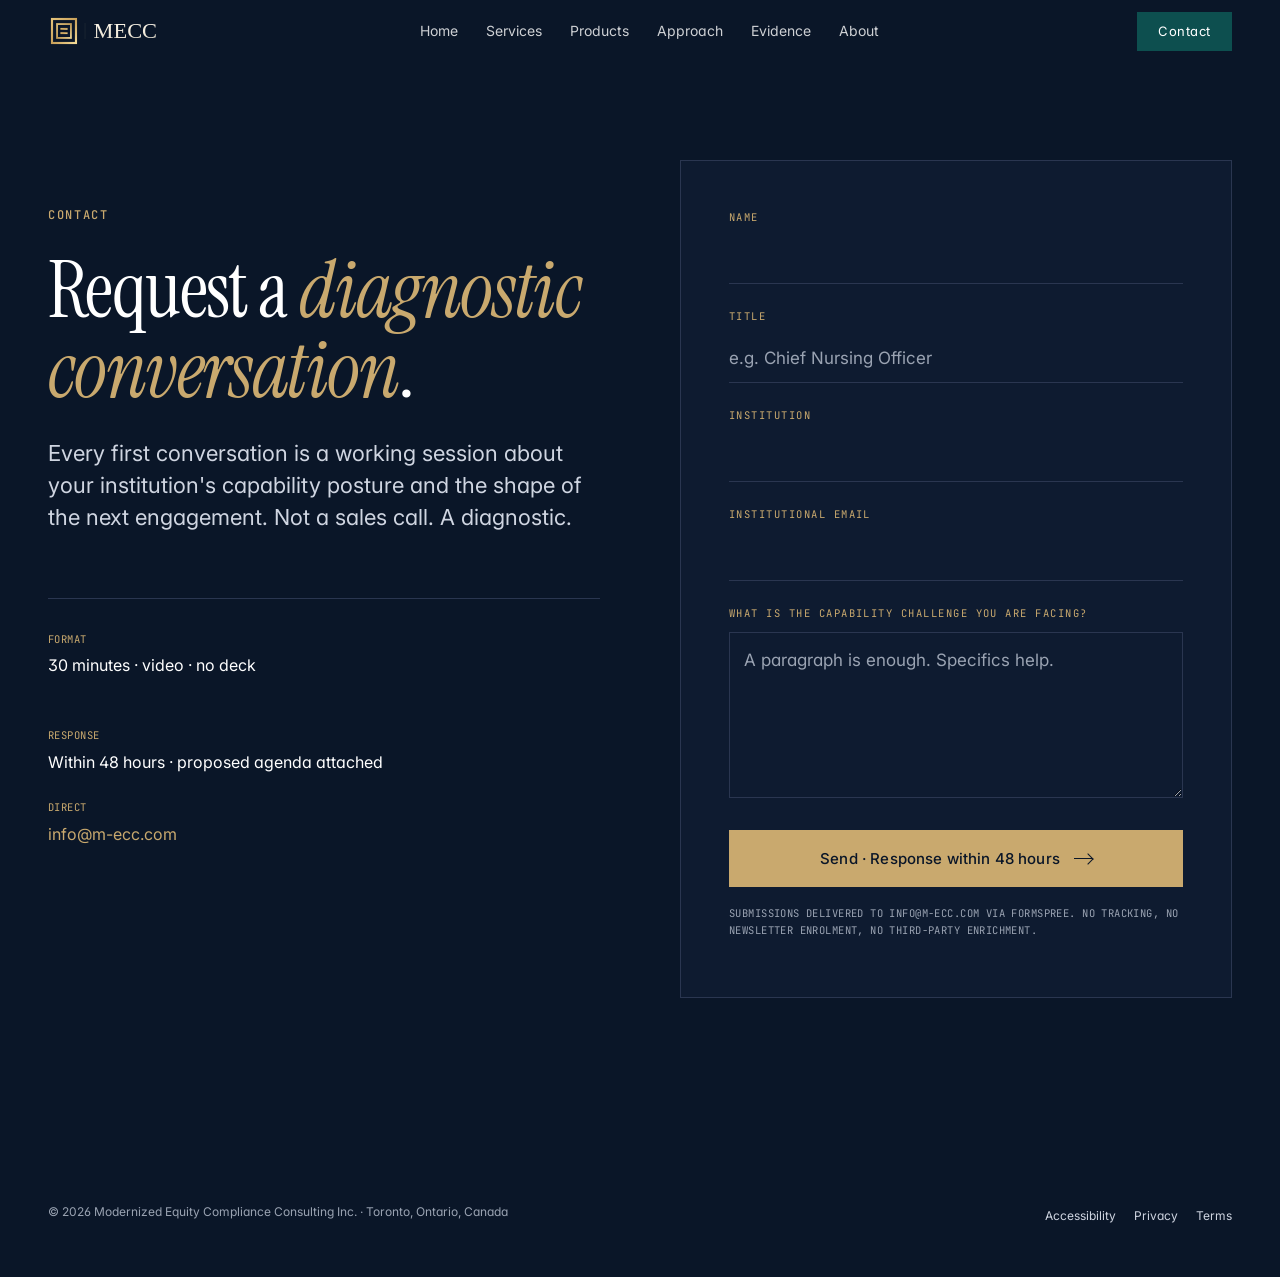
<file: contact.html>
<!doctype html>
<html lang="en">
<head>
<meta charset="utf-8" />
<meta name="viewport" content="width=device-width,initial-scale=1" />
<title>Contact — MECC</title>
<meta name="description" content="Start a conversation with MECC about compliance training for your institution." />
<link rel="preconnect" href="https://fonts.googleapis.com" />
<link rel="preconnect" href="https://fonts.gstatic.com" crossorigin />
<link href="https://fonts.googleapis.com/css2?family=Instrument+Serif:ital@0;1&family=Inter:wght@300;400;500;600&family=JetBrains+Mono:wght@400;500&family=Fraunces:opsz,wght@9..144,400;9..144,500&family=Source+Serif+4:opsz,wght@8..60,400;8..60,500&family=Libre+Caslon+Display&display=swap" rel="stylesheet" />
<link rel="stylesheet" href="assets/site.css" />
<link rel="icon" href="assets/mecc_mark_32.png" sizes="32x32" type="image/png" />
<link rel="apple-touch-icon" href="assets/mecc_mark_180.png" />
</head>
<body class="bg-dark">

<nav class="nav" aria-label="Primary">
  <a href="index.html" class="nav-brand"><img src="assets/mecc_logo_horizontal_dark.svg" alt="MECC" class="nav-logo nav-logo-dark" /><img src="assets/mecc_logo_horizontal_light.svg" alt="MECC" class="nav-logo nav-logo-light" /></a>
  <div class="nav-links">
    <a href="index.html">Home</a>
    <a href="services.html">Services</a>
    <a href="products.html">Products</a>
    <a href="approach.html">Approach</a>
    <a href="evidence.html">Evidence</a>
    <a href="about.html">About</a>
  </div>
  <a href="contact.html" class="nav-cta active">Contact</a>
  <button class="nav-toggle" aria-label="Open menu" aria-expanded="false">
    <span></span><span></span><span></span>
  </button>
</nav>

<section class="contact-hero">
  <div class="container">
    <div class="contact-grid">
      <div class="contact-left">
        <span class="eyebrow" style="color:var(--gold)">Contact</span>
        <h1 class="display-l" style="color:#fff;margin-top:24px;max-width:16ch;text-wrap:balance">Request a <em style="color:var(--gold);font-style:italic">diagnostic conversation</em>.</h1>
        <p class="lede" style="margin-top:28px;color:#cfd5e1">Every first conversation is a working session about your institution's capability posture and the shape of the next engagement. Not a sales call. A diagnostic.</p>

        <div class="sig">
          <div class="sig-row">
            <div><span class="mono">Format</span><div style="color:#fff;font-size:16px">30 minutes · video · no deck</div></div>
            <div><span class="mono">Response</span><div style="color:#fff;font-size:16px">Within 48 hours · proposed agenda attached</div></div>
          </div>
          <div class="sig-row">
            <div><span class="mono">Direct</span><a href="mailto:info@m-ecc.com" style="color:var(--gold);font-size:16px">info@m-ecc.com</a></div>
          </div>
        </div>
      </div>

      <div class="contact-right">
        <form id="contact-form" class="contact-form" action="https://formspree.io/f/YOUR_FORM_ID" method="POST">
          <input type="hidden" name="_subject" value="MECC — New contact request" />
          <input type="text" name="_gotcha" style="display:none" tabindex="-1" autocomplete="off" />
          <div class="ff">
            <label for="name">Name</label>
            <input id="name" name="name" type="text" required />
          </div>
          <div class="ff">
            <label for="title">Title</label>
            <input id="title" name="title" type="text" required placeholder="e.g. Chief Nursing Officer" />
          </div>
          <div class="ff">
            <label for="institution">Institution</label>
            <input id="institution" name="institution" type="text" required />
          </div>
          <div class="ff">
            <label for="email">Institutional email</label>
            <input id="email" name="email" type="email" required />
          </div>
          <div class="ff">
            <label for="msg">What is the capability challenge you are facing?</label>
            <textarea id="msg" name="message" rows="5" required placeholder="A paragraph is enough. Specifics help."></textarea>
          </div>
          <button type="submit" class="btn btn-primary" style="width:100%;justify-content:center">Send · Response within 48 hours <span class="arrow"></span></button>
          <p class="mono" style="margin-top:18px;color:var(--muted-on-dark);font-size:10.5px">Submissions delivered to info@m-ecc.com via Formspree. No tracking, no newsletter enrolment, no third-party enrichment.</p>
        </form>

        <div class="sent" id="sent" aria-hidden="true">
          <div class="serif" style="color:var(--gold);font-size:40px;line-height:1.1">Received.</div>
          <p style="color:#cfd5e1;font-size:16px;margin-top:16px">MECC will respond within 48 hours with a proposed agenda for our first conversation. If your message crossed a weekend, on Monday.</p>
        </div>
      </div>
    </div>
  </div>
</section>

<footer class="footer" style="padding-top:64px">
  <div class="container">
    <div class="footer-legal" style="margin-top:0;border-top:0;padding-top:0">
      <div>© 2026 Modernized Equity Compliance Consulting Inc. · Toronto, Ontario, Canada</div>
      <div><a href="accessibility.html" style="display:inline-block;margin-right:18px">Accessibility</a><a href="#" style="display:inline-block;margin-right:18px">Privacy</a><a href="#" style="display:inline-block">Terms</a></div>
    </div>
  </div>
</footer>

<style>
body.bg-dark { color: #e8ecf3; }
.contact-hero { padding: 160px 0 140px; min-height: 100vh; }
.contact-grid { display: grid; grid-template-columns: 1fr 1fr; gap: 80px; align-items: start; }
.contact-left { padding-top: 40px; }

.sig { margin-top: 64px; padding-top: 32px; border-top: 1px solid var(--rule); display: flex; flex-direction: column; gap: 24px; }
.sig-row { display: flex; gap: 48px; flex-wrap: wrap; }
.sig-row > div { display: flex; flex-direction: column; gap: 6px; }
.sig .mono { color: var(--gold); font-size: 10.5px; }

.contact-form { background: var(--navy-2); border: 1px solid var(--rule); padding: 48px; }
.ff { margin-bottom: 24px; }
.ff label { display: block; font-family: var(--mono); font-size: 10.5px; letter-spacing: 0.14em; text-transform: uppercase; color: var(--gold); margin-bottom: 10px; }
.ff input, .ff textarea {
  width: 100%;
  background: transparent;
  border: 0; border-bottom: 1px solid var(--rule);
  padding: 10px 0; color: #fff; font: inherit; font-size: 17px;
  transition: border-color 180ms;
}
.ff textarea { border: 1px solid var(--rule); padding: 14px; resize: vertical; }
.ff input:focus, .ff textarea:focus { outline: none; border-bottom-color: var(--gold); }
.ff textarea:focus { border-color: var(--gold); }
.ff input::placeholder, .ff textarea::placeholder { color: var(--muted-on-dark); }

.sent { display: none; background: var(--navy-2); border: 1px solid var(--gold); padding: 48px; }
.sent.on { display: block; }
.contact-form.hidden { display: none; }

@media (max-width: 980px) {
  .contact-grid { grid-template-columns: 1fr; gap: 48px; }
  .contact-hero { padding: 120px 0 80px; }
}
</style>
<script src="assets/site.js"></script>
<script>
document.getElementById('contact-form').addEventListener('submit', function(e) {
  e.preventDefault();
  var form = e.target;
  var btn = form.querySelector('button[type="submit"]');
  btn.disabled = true;
  btn.textContent = 'Sending…';

  fetch(form.action, {
    method: 'POST',
    body: new FormData(form),
    headers: { 'Accept': 'application/json' }
  }).then(function(res) {
    if (res.ok) {
      form.classList.add('hidden');
      var sent = document.getElementById('sent');
      sent.classList.add('on');
      sent.setAttribute('aria-hidden', 'false');
    } else {
      btn.disabled = false;
      btn.textContent = 'Something went wrong — please try again';
    }
  }).catch(function() {
    btn.disabled = false;
    btn.textContent = 'Connection error — please try again';
  });
});
</script>
</body>
</html>
</file>
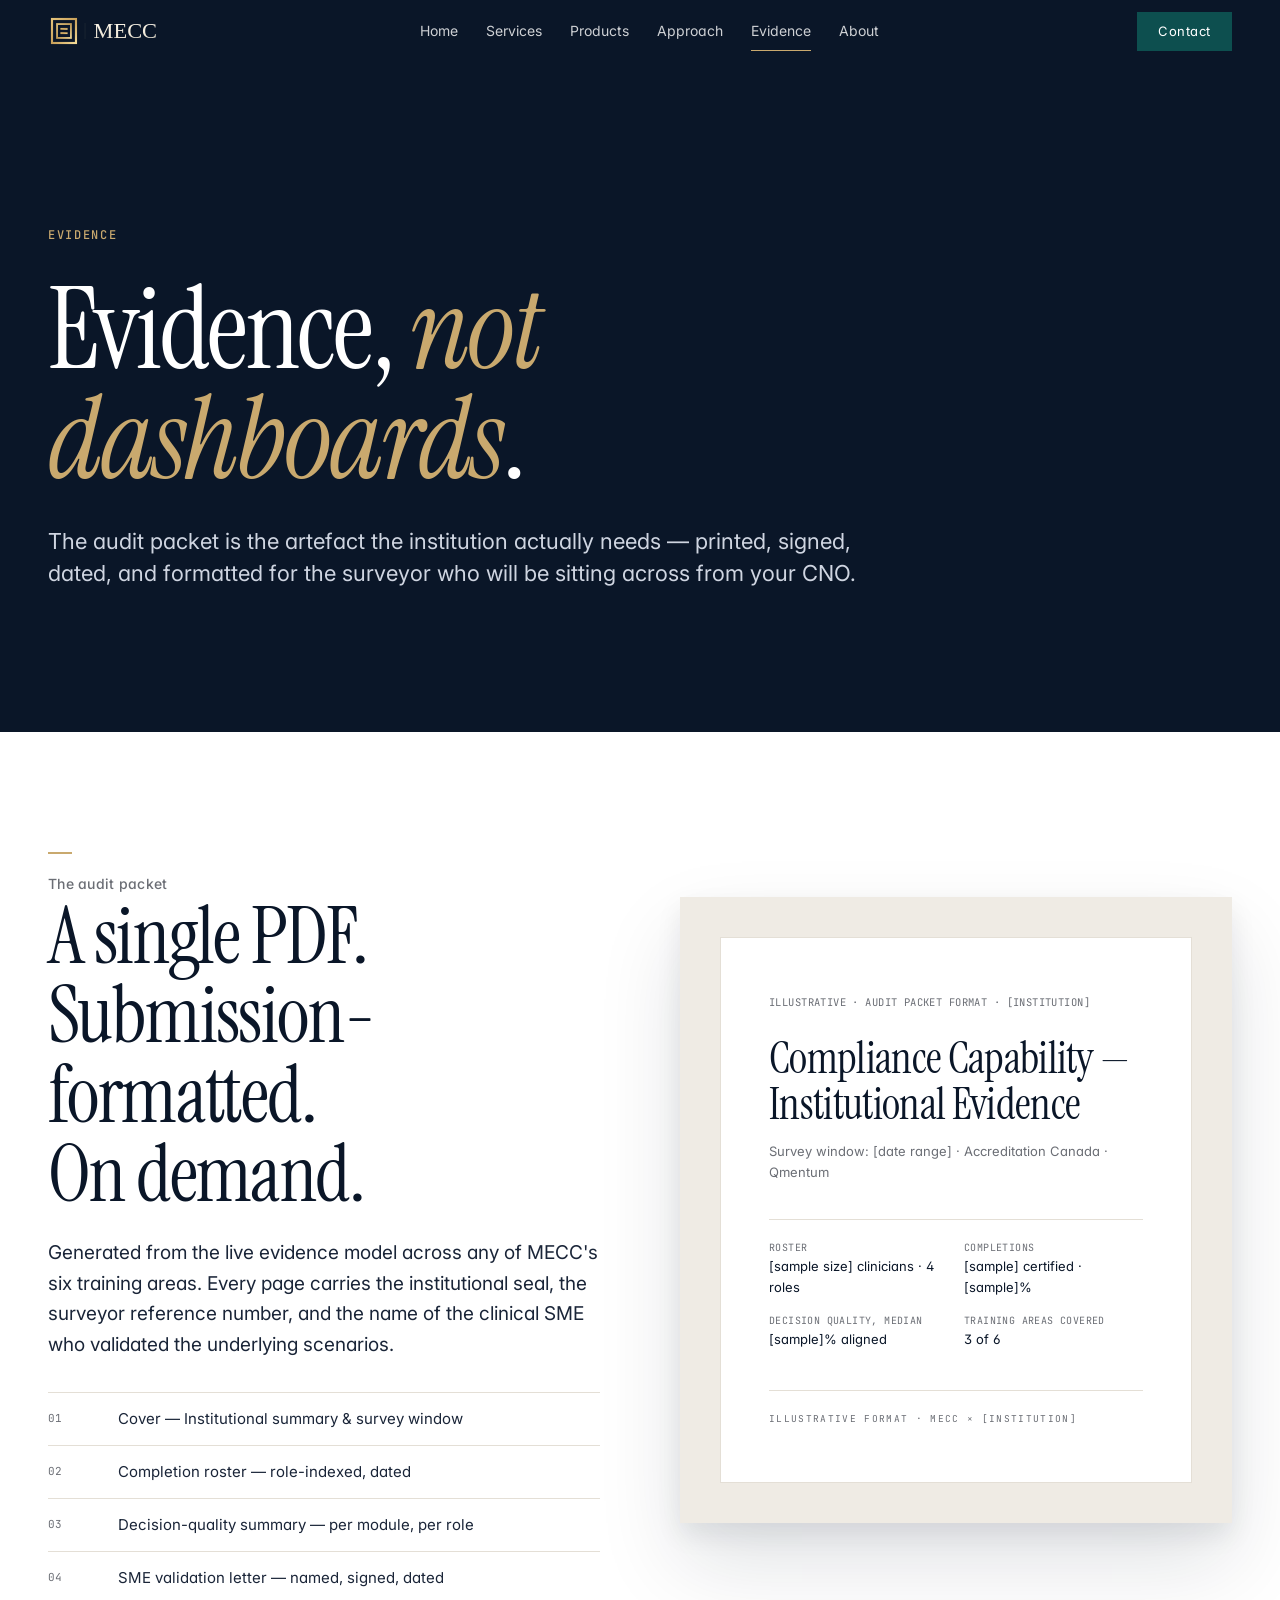
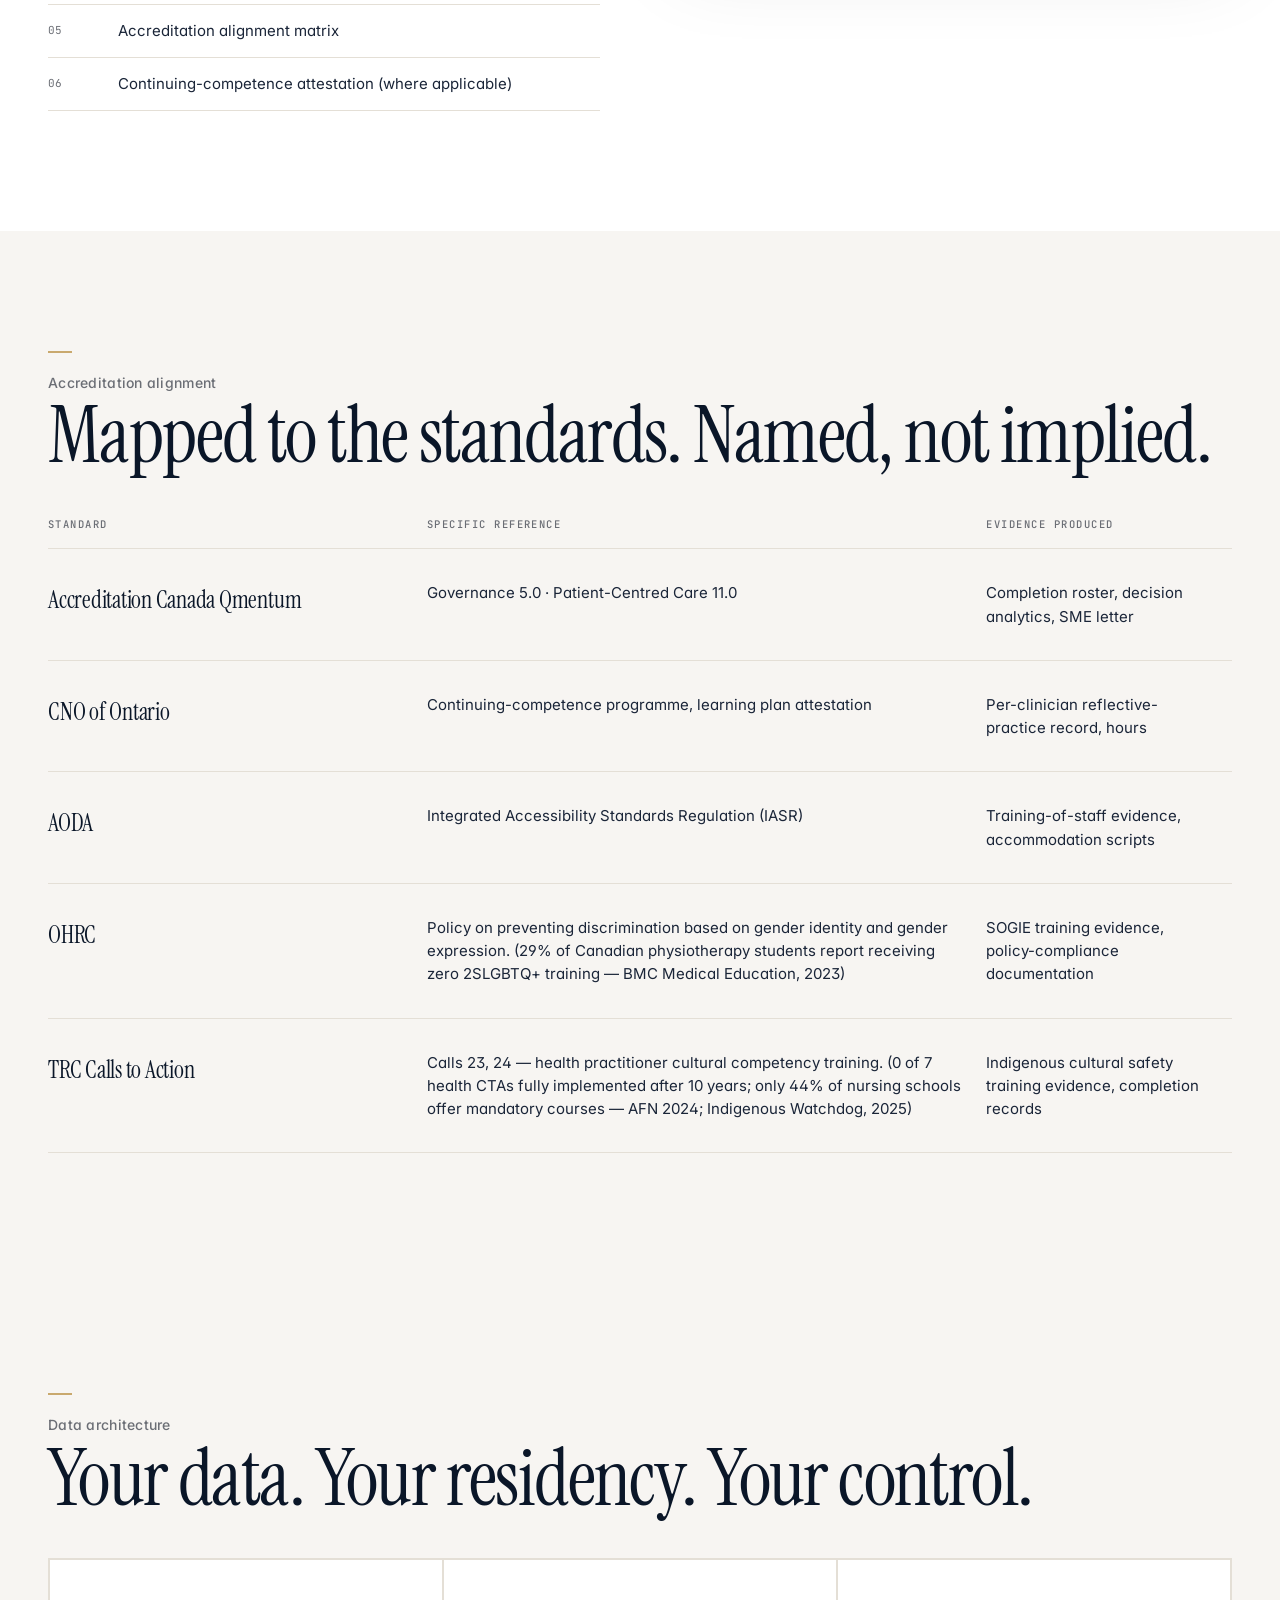
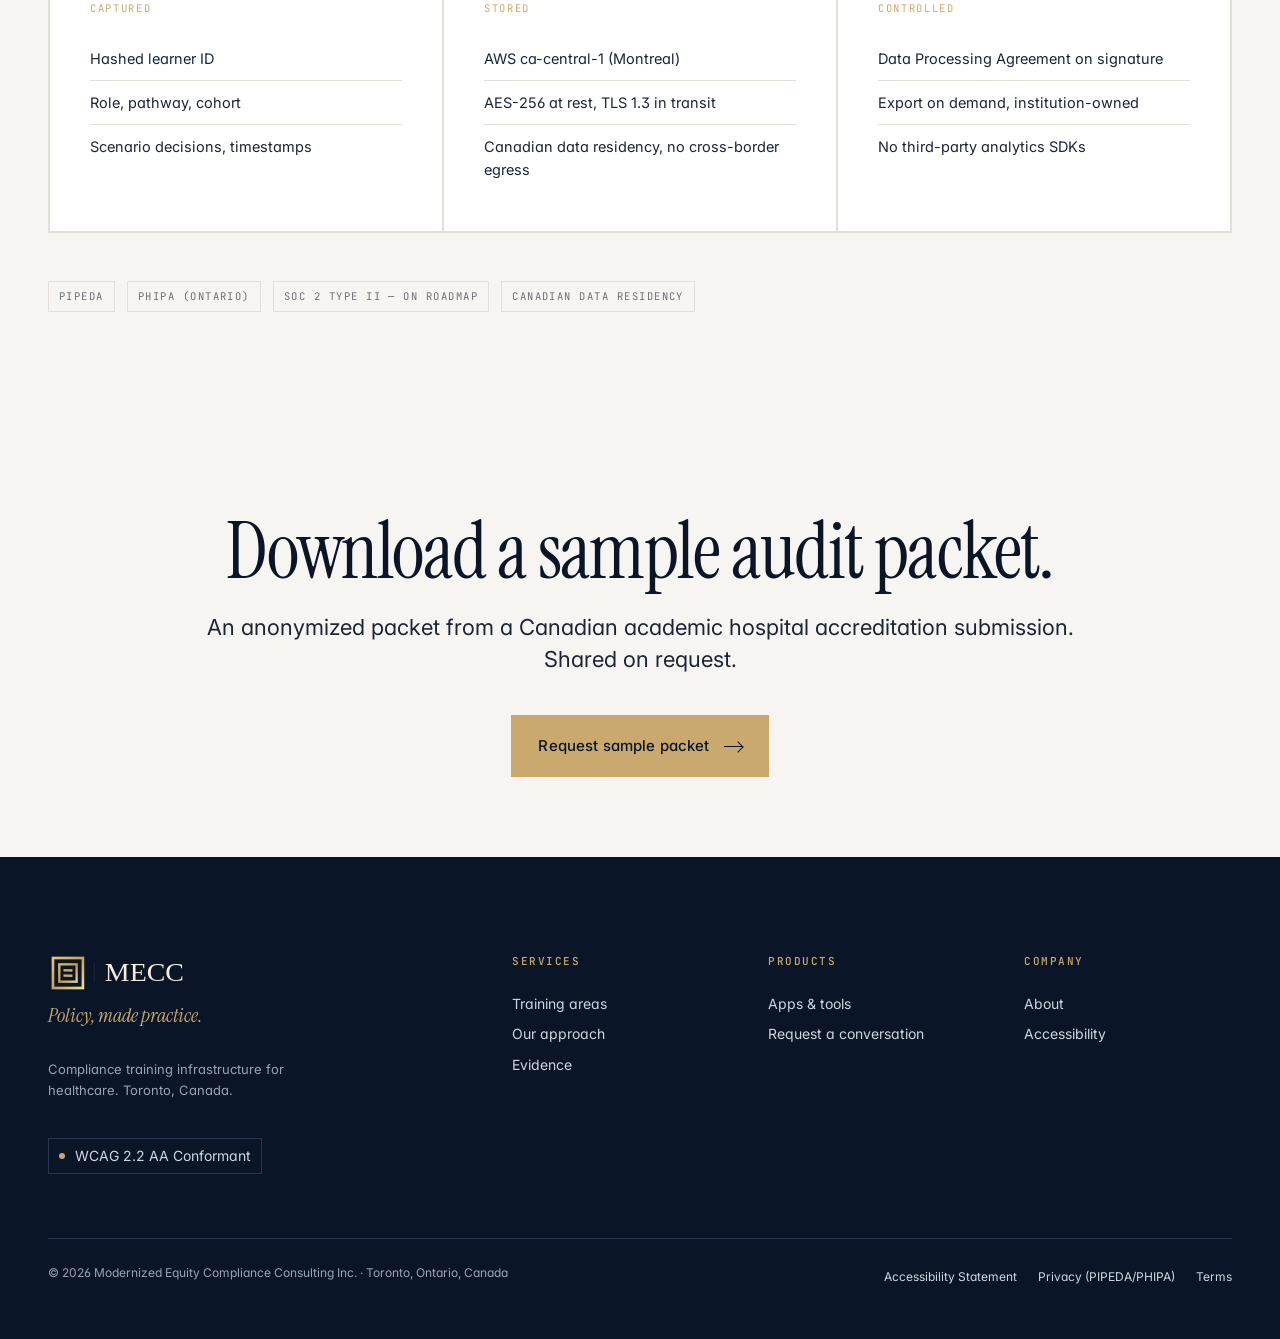
<file: evidence.html>
<!doctype html>
<html lang="en">
<head>
<meta charset="utf-8" />
<meta name="viewport" content="width=device-width,initial-scale=1" />
<title>Evidence — MECC</title>
<meta name="description" content="Evidence and outcome metrics behind MECC's compliance training programmes — assessment methodology, decision-quality measurement, and audit-ready reporting." />
<link rel="preconnect" href="https://fonts.googleapis.com" />
<link rel="preconnect" href="https://fonts.gstatic.com" crossorigin />
<link href="https://fonts.googleapis.com/css2?family=Instrument+Serif:ital@0;1&family=Inter:wght@300;400;500;600&family=JetBrains+Mono:wght@400;500&family=Fraunces:opsz,wght@9..144,400;9..144,500&family=Source+Serif+4:opsz,wght@8..60,400;8..60,500&family=Libre+Caslon+Display&display=swap" rel="stylesheet" />
<link rel="stylesheet" href="assets/site.css" />
<link rel="icon" href="assets/mecc_mark_32.png" sizes="32x32" type="image/png" />
<link rel="apple-touch-icon" href="assets/mecc_mark_180.png" />
</head>
<body>

<nav class="nav" aria-label="Primary">
  <a href="index.html" class="nav-brand"><img src="assets/mecc_logo_horizontal_dark.svg" alt="MECC" class="nav-logo nav-logo-dark" /><img src="assets/mecc_logo_horizontal_light.svg" alt="MECC" class="nav-logo nav-logo-light" /></a>
  <div class="nav-links">
    <a href="index.html">Home</a>
    <a href="services.html">Services</a>
    <a href="products.html">Products</a>
    <a href="approach.html">Approach</a>
    <a href="evidence.html" class="active">Evidence</a>
    <a href="about.html">About</a>
  </div>
  <a href="contact.html" class="nav-cta">Contact</a>
  <button class="nav-toggle" aria-label="Open menu" aria-expanded="false">
    <span></span><span></span><span></span>
  </button>
</nav>

<section class="page-hero">
  <div class="container">
    <span class="eyebrow">Evidence</span>
    <h1 class="display-xl" style="margin-top:28px;max-width:14ch;color:#fff">Evidence, <em style="color:var(--gold);font-style:italic">not dashboards</em>.</h1>
    <p class="lede" style="margin-top:32px">The audit packet is the artefact the institution actually needs — printed, signed, dated, and formatted for the surveyor who will be sitting across from your CNO.</p>
  </div>
</section>

<section class="bg-paper">
  <div class="container">
    <div class="section-head"><span class="gold-rule"></span><span class="section-label">The audit packet</span></div>
    <div class="grid-2" style="align-items:start;gap:80px">
      <div class="reveal">
        <h2 class="display-l" style="max-width:16ch;text-wrap:balance">A single PDF. Submission-formatted. On demand.</h2>
        <p class="body-large" style="margin-top:24px">Generated from the live evidence model across any of MECC's six training areas. Every page carries the institutional seal, the surveyor reference number, and the name of the clinical SME who validated the underlying scenarios.</p>
        <ul class="plain-list">
          <li><span class="mono">01</span> Cover — Institutional summary &amp; survey window</li>
          <li><span class="mono">02</span> Completion roster — role-indexed, dated</li>
          <li><span class="mono">03</span> Decision-quality summary — per module, per role</li>
          <li><span class="mono">04</span> SME validation letter — named, signed, dated</li>
          <li><span class="mono">05</span> Accreditation alignment matrix</li>
          <li><span class="mono">06</span> Continuing-competence attestation (where applicable)</li>
        </ul>
      </div>
      <div class="reveal">
        <div class="pdf-mock">
          <div class="pdf-doc">
            <div class="pdf-label mono">Illustrative · Audit Packet format · [Institution]</div>
            <div class="serif" style="font-size:44px;color:var(--ink);line-height:1.05;letter-spacing:-0.015em">Compliance Capability — Institutional Evidence</div>
            <div style="margin-top:14px;color:var(--muted-2);font-size:13px">Survey window: [date range] · Accreditation Canada · Qmentum</div>
            <div style="margin-top:36px;border-top:1px solid var(--rule-light);padding-top:20px;display:grid;grid-template-columns:1fr 1fr;gap:16px;font-size:13px">
              <div><div class="mono" style="color:var(--muted-2);font-size:10px">Roster</div>[sample size] clinicians · 4 roles</div>
              <div><div class="mono" style="color:var(--muted-2);font-size:10px">Completions</div>[sample] certified · [sample]%</div>
              <div><div class="mono" style="color:var(--muted-2);font-size:10px">Decision quality, median</div>[sample]% aligned</div>
              <div><div class="mono" style="color:var(--muted-2);font-size:10px">Training areas covered</div>3 of 6</div>
            </div>
            <div style="margin-top:40px;padding-top:20px;border-top:1px solid var(--rule-light);font-family:var(--mono);font-size:9.5px;color:var(--muted-2);letter-spacing:0.14em">ILLUSTRATIVE FORMAT · MECC × [INSTITUTION]</div>
          </div>
        </div>
      </div>
    </div>
  </div>
</section>

<!-- ACCREDITATION ALIGNMENT -->
<section class="bg-paper2">
  <div class="container">
    <div class="section-head"><span class="gold-rule"></span><span class="section-label">Accreditation alignment</span></div>
    <h2 class="display-l head-limit reveal">Mapped to the standards. Named, not implied.</h2>

    <table class="align-table reveal">
      <thead><tr><th>Standard</th><th>Specific reference</th><th>Evidence produced</th></tr></thead>
      <tbody>
        <tr>
          <td><div class="serif" style="font-size:24px">Accreditation Canada Qmentum</div></td>
          <td>Governance 5.0 · Patient-Centred Care 11.0</td>
          <td>Completion roster, decision analytics, SME letter</td>
        </tr>
        <tr>
          <td><div class="serif" style="font-size:24px">CNO of Ontario</div></td>
          <td>Continuing-competence programme, learning plan attestation</td>
          <td>Per-clinician reflective-practice record, hours</td>
        </tr>
        <tr>
          <td><div class="serif" style="font-size:24px">AODA</div></td>
          <td>Integrated Accessibility Standards Regulation (IASR)</td>
          <td>Training-of-staff evidence, accommodation scripts</td>
        </tr>
        <tr>
          <td><div class="serif" style="font-size:24px">OHRC</div></td>
          <td>Policy on preventing discrimination based on gender identity and gender expression. (29% of Canadian physiotherapy students report receiving zero 2SLGBTQ+ training — BMC Medical Education, 2023)</td>
          <td>SOGIE training evidence, policy-compliance documentation</td>
        </tr>
        <tr>
          <td><div class="serif" style="font-size:24px">TRC Calls to Action</div></td>
          <td>Calls 23, 24 — health practitioner cultural competency training. (0 of 7 health CTAs fully implemented after 10 years; only 44% of nursing schools offer mandatory courses — AFN 2024; Indigenous Watchdog, 2025)</td>
          <td>Indigenous cultural safety training evidence, completion records</td>
        </tr>
      </tbody>
    </table>
  </div>
</section>

<!-- DATA ARCHITECTURE -->
<section class="bg-paper2">
  <div class="container">
    <div class="section-head"><span class="gold-rule"></span><span class="section-label">Data architecture</span></div>
    <h2 class="display-l head-limit">Your data. Your residency. Your control.</h2>

    <div class="grid-3 data-grid">
      <div class="data-cell">
        <div class="mono" style="color:var(--gold)">CAPTURED</div>
        <ul>
          <li>Hashed learner ID</li>
          <li>Role, pathway, cohort</li>
          <li>Scenario decisions, timestamps</li>
        </ul>
      </div>
      <div class="data-cell">
        <div class="mono" style="color:var(--gold)">STORED</div>
        <ul>
          <li>AWS ca-central-1 (Montreal)</li>
          <li>AES-256 at rest, TLS 1.3 in transit</li>
          <li>Canadian data residency, no cross-border egress</li>
        </ul>
      </div>
      <div class="data-cell">
        <div class="mono" style="color:var(--gold)">CONTROLLED</div>
        <ul>
          <li>Data Processing Agreement on signature</li>
          <li>Export on demand, institution-owned</li>
          <li>No third-party analytics SDKs</li>
        </ul>
      </div>
    </div>

    <div class="compliance-row">
      <div class="chip">PIPEDA</div>
      <div class="chip">PHIPA (Ontario)</div>
      <div class="chip">SOC 2 Type II — on roadmap</div>
      <div class="chip">Canadian data residency</div>
    </div>
  </div>
</section>

<!-- CTA -->
<section class="bg-paper2 tight">
  <div class="container" style="text-align:center">
    <h2 class="display-l" style="max-width:24ch;margin:0 auto 20px">Download a sample audit packet.</h2>
    <p class="lede" style="margin:0 auto 40px;text-align:center">An anonymized packet from a Canadian academic hospital accreditation submission. Shared on request.</p>
    <a href="contact.html" class="btn btn-primary">Request sample packet <span class="arrow"></span></a>
  </div>
</section>

<footer class="footer">
  <div class="container">
    <div class="row">
      <div>
        <div class="footer-brand"><img src="assets/mecc_logo_horizontal_dark.svg" alt="MECC" class="footer-logo" /></div>
        <div class="footer-tag">Policy, made practice.</div>
        <p style="margin-top:28px;max-width:38ch;color:var(--muted-on-dark);font-size:13px;line-height:1.6">Compliance training infrastructure for healthcare. Toronto, Canada.</p>
        <div style="margin-top:24px" class="wcag-badge"><span class="dot"></span>WCAG 2.2 AA Conformant</div>
      </div>
      <div>
        <p class="footer-heading">Services</p>
        <a href="services.html">Training areas</a>
        <a href="approach.html">Our approach</a>
        <a href="evidence.html">Evidence</a>
      </div>
      <div>
        <p class="footer-heading">Products</p>
        <a href="products.html">Apps &amp; tools</a>
        <a href="contact.html">Request a conversation</a>
      </div>
      <div>
        <p class="footer-heading">Company</p>
        <a href="about.html">About</a>
        <a href="accessibility.html">Accessibility</a>
      </div>
    </div>
    <div class="footer-legal">
      <div>© 2026 Modernized Equity Compliance Consulting Inc. · Toronto, Ontario, Canada</div>
      <div>
        <a href="accessibility.html" style="display:inline-block;margin-right:18px">Accessibility Statement</a>
        <a href="#" style="display:inline-block;margin-right:18px">Privacy (PIPEDA/PHIPA)</a>
        <a href="#" style="display:inline-block">Terms</a>
      </div>
    </div>
  </div>
</footer>

<style>
.pdf-mock { background: var(--paper-3); padding: 40px; box-shadow: 0 40px 80px rgba(10,22,40,0.12), 0 12px 24px rgba(10,22,40,0.08); }
.pdf-doc { background: #fff; padding: 56px 48px; border: 1px solid var(--rule-light); }
.pdf-label { font-size: 10.5px; color: var(--muted-2); margin-bottom: 24px; }

.plain-list { list-style: none; padding: 0; margin: 32px 0 0; border-top: 1px solid var(--rule-light); }
.plain-list li { display: grid; grid-template-columns: 50px 1fr; gap: 20px; padding: 14px 0; border-bottom: 1px solid var(--rule-light); font-size: 15px; color: var(--ink-2); }
.plain-list .mono { color: var(--muted-2); font-size: 11px; padding-top: 3px; }

.align-table { width: 100%; border-collapse: collapse; margin-top: 24px; }
.align-table th { text-align: left; font-family: var(--mono); font-size: 10.5px; letter-spacing: 0.14em; text-transform: uppercase; color: var(--muted-2); font-weight: 500; padding: 16px 24px 16px 0; border-bottom: 1px solid var(--rule-light); }
.align-table td { padding: 32px 24px 32px 0; border-bottom: 1px solid var(--rule-light); vertical-align: top; font-size: 15px; color: var(--ink-2); line-height: 1.55; }
.align-table td:first-child { width: 32%; color: var(--ink); }

.data-grid { margin-top: 40px; gap: 2px; background: var(--rule-light); padding: 1px; border: 1px solid var(--rule-light); }
.data-cell { background: #fff; padding: 40px; }
.data-cell .mono { font-size: 10.5px; letter-spacing: 0.16em; margin-bottom: 20px; display: block; }
.data-cell ul { list-style: none; padding: 0; margin: 0; }
.data-cell ul li { padding: 10px 0; border-bottom: 1px solid var(--rule-light); color: var(--ink-2); font-size: 14.5px; }
.data-cell ul li:last-child { border-bottom: 0; }

.compliance-row { margin-top: 48px; display: flex; gap: 12px; flex-wrap: wrap; }

@media (max-width: 980px) {
  .align-table, .align-table thead, .align-table tbody, .align-table tr, .align-table td, .align-table th { display: block; }
  .align-table thead { display: none; }
  .align-table tr { border-bottom: 1px solid var(--rule-light); padding: 24px 0; }
  .align-table td { padding: 8px 0; border: 0; }
}
</style>
<script src="assets/site.js"></script>
</body>
</html>
</file>
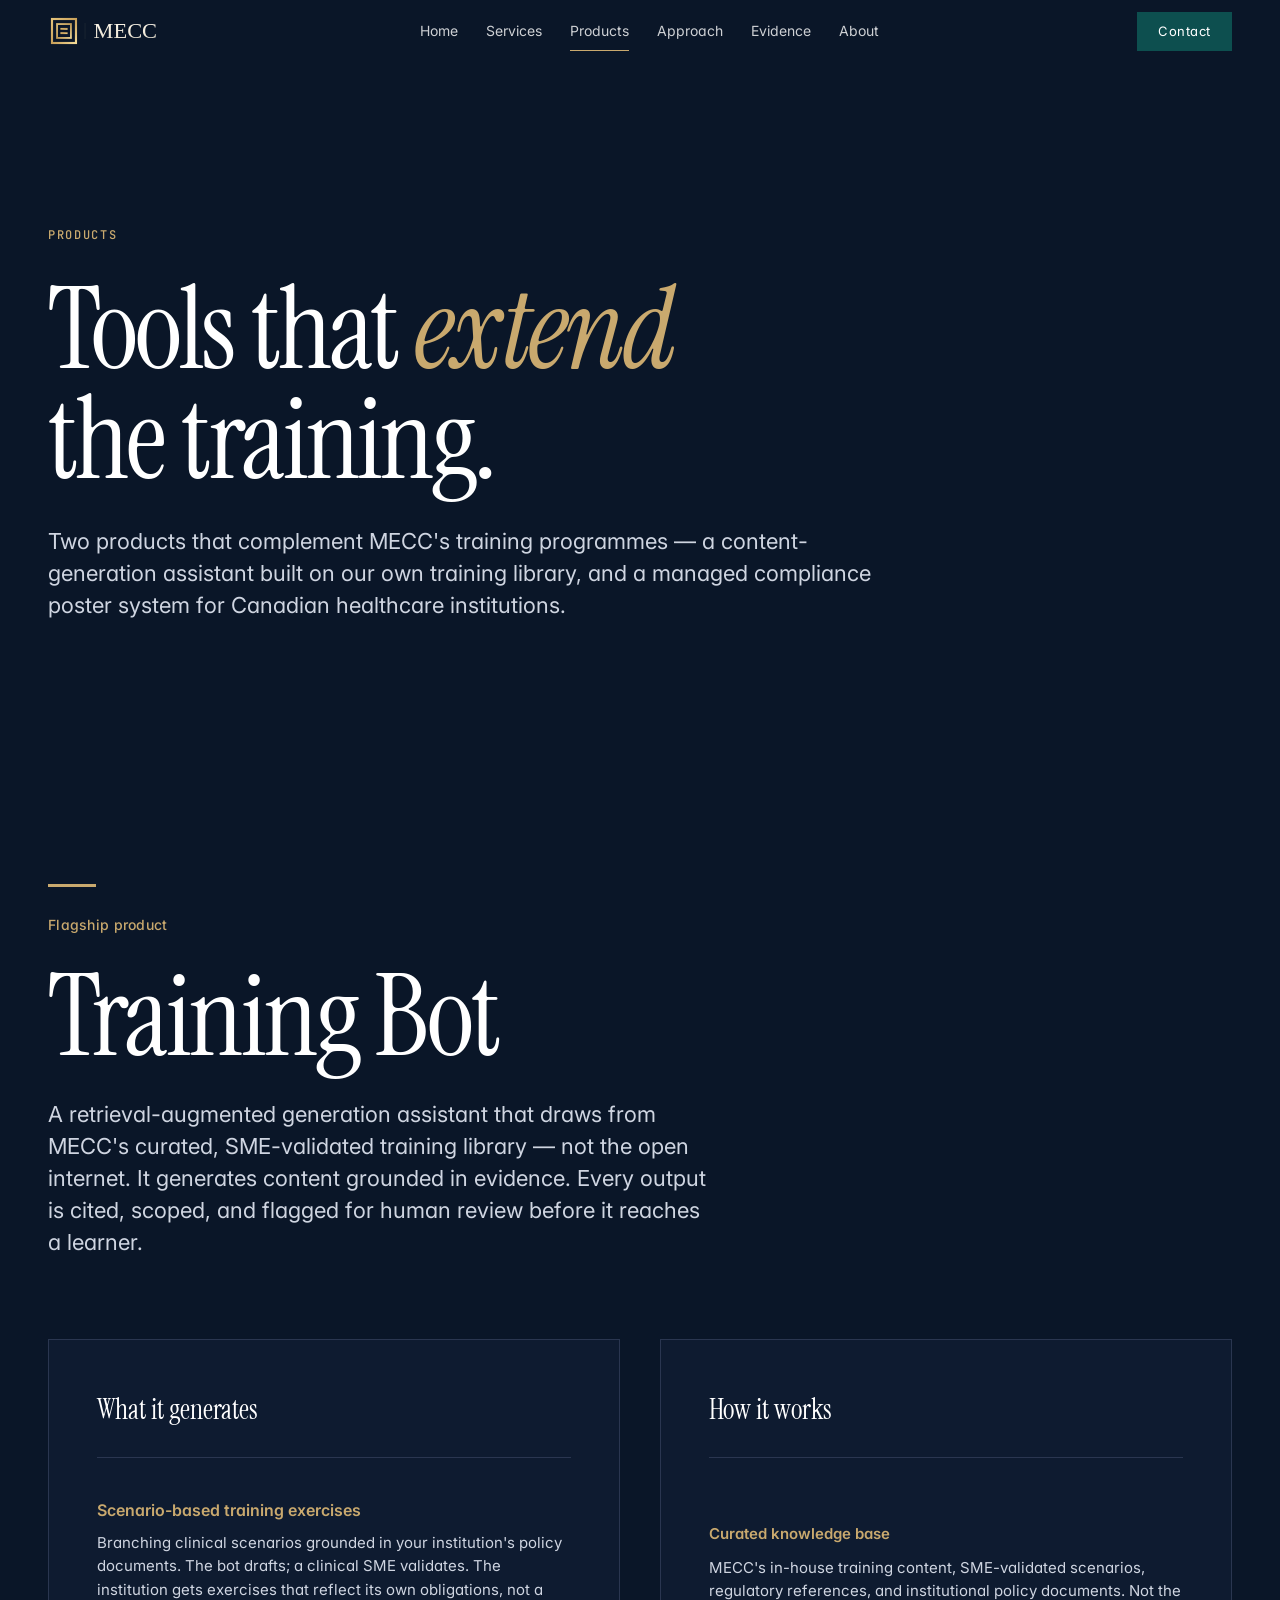
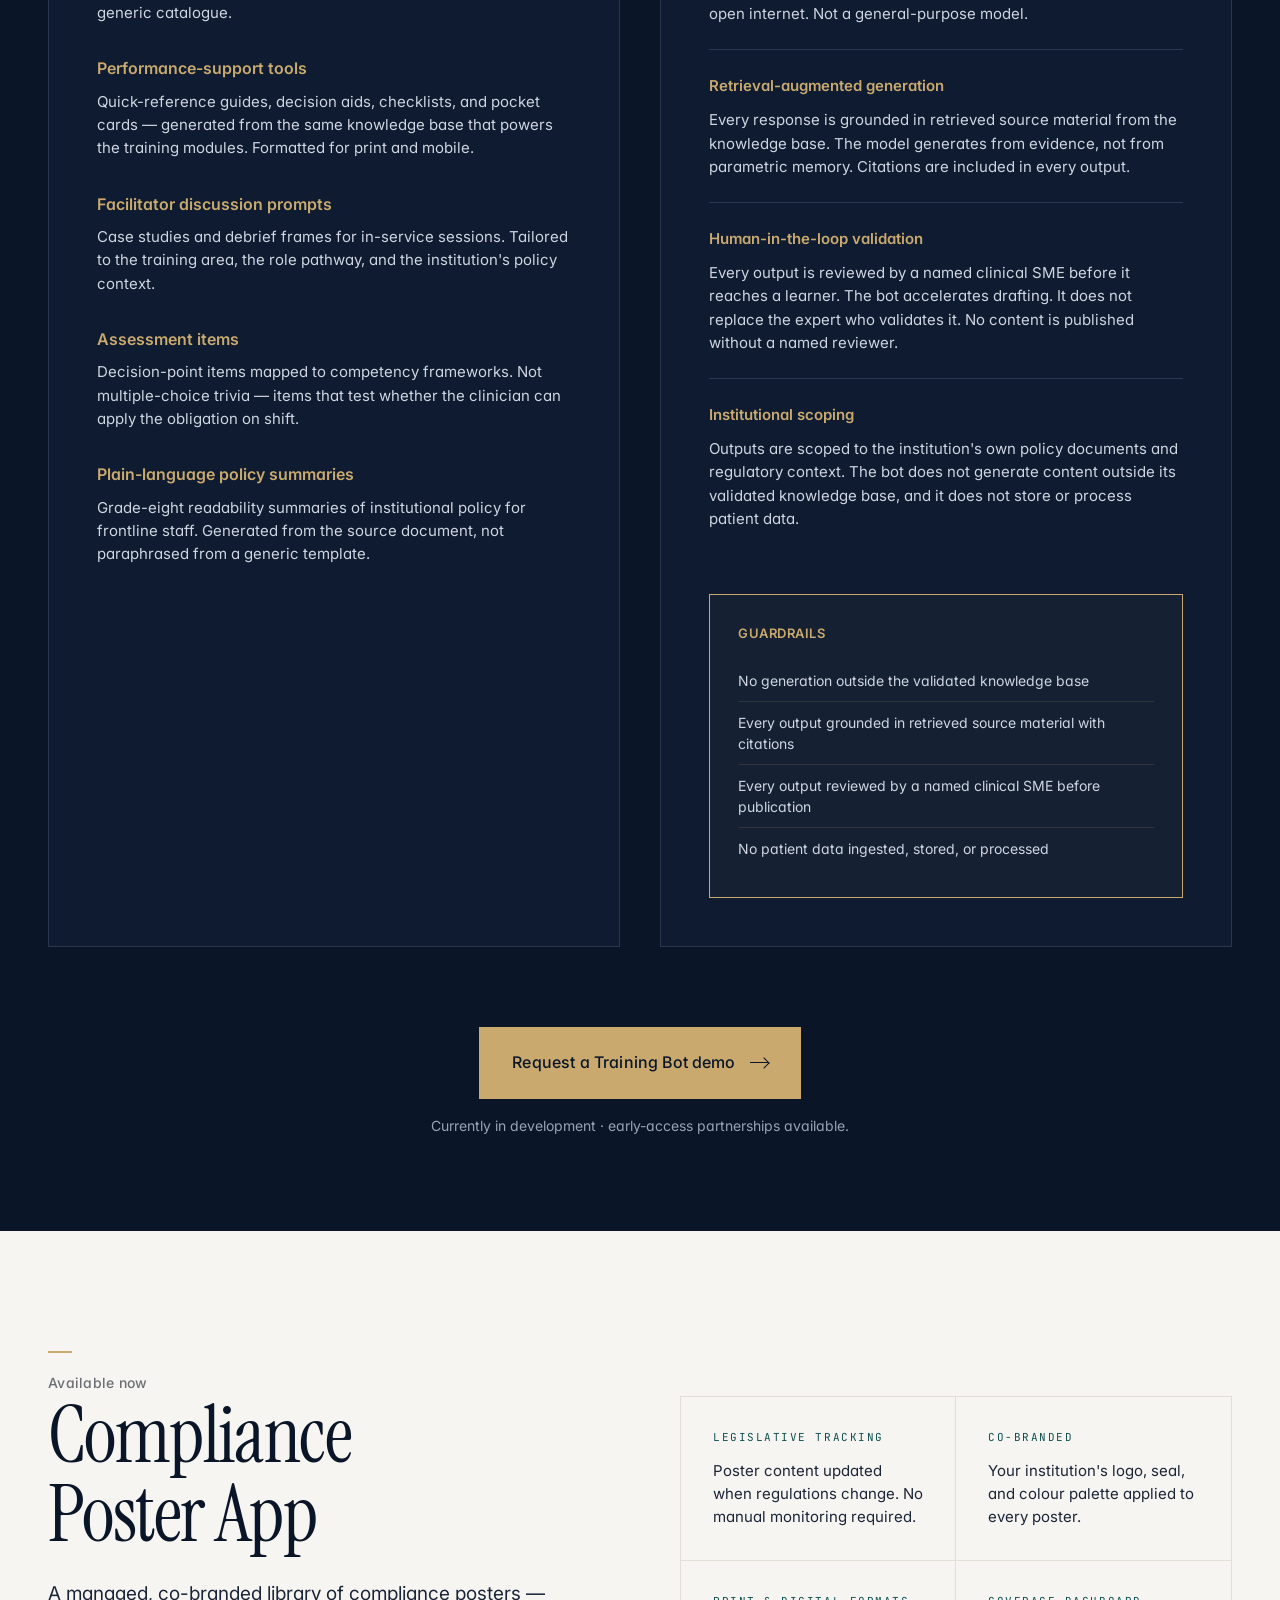
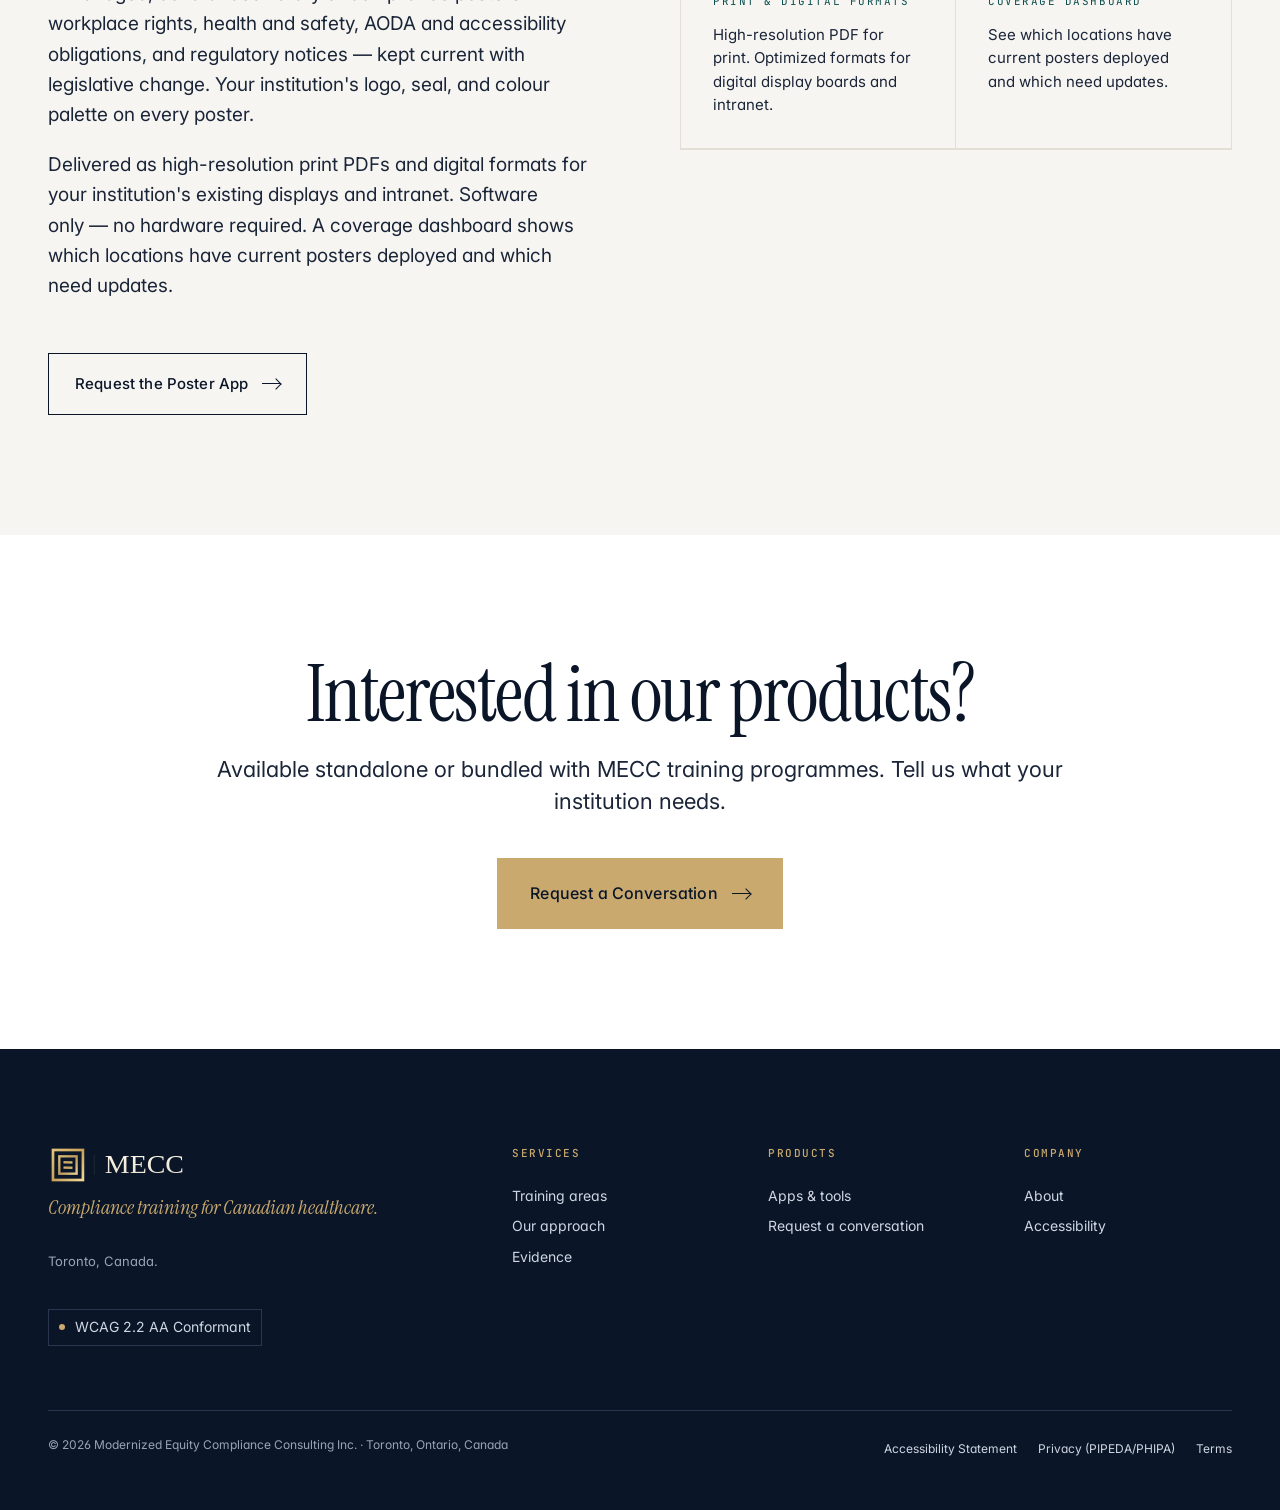
<file: products.html>
<!doctype html>
<html lang="en">
<head>
<meta charset="utf-8" />
<meta name="viewport" content="width=device-width,initial-scale=1" />
<title>Products — MECC</title>
<meta name="description" content="Two products from MECC — the Training Bot (a RAG assistant for compliance training content) and the Compliance Poster App." />
<link rel="preconnect" href="https://fonts.googleapis.com" />
<link rel="preconnect" href="https://fonts.gstatic.com" crossorigin />
<link href="https://fonts.googleapis.com/css2?family=Instrument+Serif:ital@0;1&family=Inter:wght@300;400;500;600&family=JetBrains+Mono:wght@400;500&family=Fraunces:opsz,wght@9..144,400;9..144,500&family=Source+Serif+4:opsz,wght@8..60,400;8..60,500&family=Libre+Caslon+Display&display=swap" rel="stylesheet" />
<link rel="stylesheet" href="assets/site.css" />
<link rel="icon" href="assets/mecc_mark_32.png" sizes="32x32" type="image/png" />
<link rel="apple-touch-icon" href="assets/mecc_mark_180.png" />
</head>
<body>

<nav class="nav" aria-label="Primary">
  <a href="index.html" class="nav-brand"><img src="assets/mecc_logo_horizontal_dark.svg" alt="MECC" class="nav-logo nav-logo-dark" /><img src="assets/mecc_logo_horizontal_light.svg" alt="MECC" class="nav-logo nav-logo-light" /></a>
  <div class="nav-links">
    <a href="index.html">Home</a>
    <a href="services.html">Services</a>
    <a href="products.html" class="active">Products</a>
    <a href="approach.html">Approach</a>
    <a href="evidence.html">Evidence</a>
    <a href="about.html">About</a>
  </div>
  <a href="contact.html" class="nav-cta">Contact</a>
  <button class="nav-toggle" aria-label="Open menu" aria-expanded="false">
    <span></span><span></span><span></span>
  </button>
</nav>

<!-- HERO -->
<section class="page-hero" data-screen-label="Products / Hero">
  <div class="container">
    <span class="eyebrow">Products</span>
    <h1 class="display-xl" style="margin-top:28px;max-width:16ch;color:#fff">Tools that <em style="color:var(--gold);font-style:italic">extend</em> the training.</h1>
    <p class="lede" style="margin-top:32px">Two products that complement MECC's training programmes — a content-generation assistant built on our own training library, and a managed compliance poster system for Canadian healthcare institutions.</p>
  </div>
</section>

<!-- ★ FLAGSHIP — TRAINING BOT -->
<section class="dark bot-flagship" data-screen-label="Products / Training Bot">
  <div class="container">
    <div class="bot-intro reveal">
      <span class="gold-rule" style="width:48px;height:3px;margin-bottom:24px"></span>
      <span class="section-label" style="color:var(--gold)">Flagship product</span>
      <h2 class="display-xl" style="color:#fff;margin-top:24px;max-width:14ch">Training Bot</h2>
      <p class="lede" style="margin-top:28px;max-width:52ch">A retrieval-augmented generation assistant that draws from MECC's curated, SME-validated training library — not the open internet. It generates content grounded in evidence. Every output is cited, scoped, and flagged for human review before it reaches a learner.</p>
    </div>

    <div class="bot-grid reveal">
      <!-- WHAT IT DOES -->
      <div class="bot-panel">
        <h3 class="bot-panel-head">What it generates</h3>
        <div class="bot-capability">
          <h4>Scenario-based training exercises</h4>
          <p>Branching clinical scenarios grounded in your institution's policy documents. The bot drafts; a clinical SME validates. The institution gets exercises that reflect its own obligations, not a generic catalogue.</p>
        </div>
        <div class="bot-capability">
          <h4>Performance-support tools</h4>
          <p>Quick-reference guides, decision aids, checklists, and pocket cards — generated from the same knowledge base that powers the training modules. Formatted for print and mobile.</p>
        </div>
        <div class="bot-capability">
          <h4>Facilitator discussion prompts</h4>
          <p>Case studies and debrief frames for in-service sessions. Tailored to the training area, the role pathway, and the institution's policy context.</p>
        </div>
        <div class="bot-capability">
          <h4>Assessment items</h4>
          <p>Decision-point items mapped to competency frameworks. Not multiple-choice trivia — items that test whether the clinician can apply the obligation on shift.</p>
        </div>
        <div class="bot-capability">
          <h4>Plain-language policy summaries</h4>
          <p>Grade-eight readability summaries of institutional policy for frontline staff. Generated from the source document, not paraphrased from a generic template.</p>
        </div>
      </div>

      <!-- HOW IT WORKS -->
      <div class="bot-panel">
        <h3 class="bot-panel-head">How it works</h3>
        <div class="bot-arch">
          <div class="bot-arch-step">
            <span class="bot-step-label">Curated knowledge base</span>
            <p>MECC's in-house training content, SME-validated scenarios, regulatory references, and institutional policy documents. Not the open internet. Not a general-purpose model.</p>
          </div>
          <div class="bot-arch-step">
            <span class="bot-step-label">Retrieval-augmented generation</span>
            <p>Every response is grounded in retrieved source material from the knowledge base. The model generates from evidence, not from parametric memory. Citations are included in every output.</p>
          </div>
          <div class="bot-arch-step">
            <span class="bot-step-label">Human-in-the-loop validation</span>
            <p>Every output is reviewed by a named clinical SME before it reaches a learner. The bot accelerates drafting. It does not replace the expert who validates it. No content is published without a named reviewer.</p>
          </div>
          <div class="bot-arch-step">
            <span class="bot-step-label">Institutional scoping</span>
            <p>Outputs are scoped to the institution's own policy documents and regulatory context. The bot does not generate content outside its validated knowledge base, and it does not store or process patient data.</p>
          </div>
        </div>

        <div class="bot-guardrails">
          <h4 class="bot-guardrails-head">Guardrails</h4>
          <div class="bot-guardrail-row">No generation outside the validated knowledge base</div>
          <div class="bot-guardrail-row">Every output grounded in retrieved source material with citations</div>
          <div class="bot-guardrail-row">Every output reviewed by a named clinical SME before publication</div>
          <div class="bot-guardrail-row">No patient data ingested, stored, or processed</div>
        </div>
      </div>
    </div>

    <div class="bot-cta reveal" style="margin-top:80px;text-align:center">
      <a href="contact.html" class="btn btn-primary btn-lg">Request a Training Bot demo <span class="arrow"></span></a>
      <p style="margin-top:16px;color:var(--muted-on-dark);font-size:14px">Currently in development · early-access partnerships available.</p>
    </div>
  </div>
</section>

<!-- COMPLIANCE POSTER APP -->
<section class="bg-paper2" data-screen-label="Products / Posters">
  <div class="container">
    <div class="section-head">
      <span class="gold-rule"></span><span class="section-label">Available now</span>
    </div>
    <div class="grid-2" style="align-items:start;gap:80px">
      <div class="reveal">
        <h2 class="display-l" style="max-width:18ch;text-wrap:balance">Compliance Poster App</h2>
        <p class="body-large" style="margin-top:24px">A managed, co-branded library of compliance posters — workplace rights, health and safety, AODA and accessibility obligations, and regulatory notices — kept current with legislative change. Your institution's logo, seal, and colour palette on every poster.</p>
        <p class="body-large">Delivered as high-resolution print PDFs and digital formats for your institution's existing displays and intranet. Software only — no hardware required. A coverage dashboard shows which locations have current posters deployed and which need updates.</p>
        <a href="contact.html" class="btn btn-ink" style="margin-top:32px">Request the Poster App <span class="arrow"></span></a>
      </div>
      <div class="reveal">
        <div class="product-features">
          <div class="product-feature">
            <div class="mono" style="color:var(--accent)">Legislative tracking</div>
            <p>Poster content updated when regulations change. No manual monitoring required.</p>
          </div>
          <div class="product-feature">
            <div class="mono" style="color:var(--accent)">Co-branded</div>
            <p>Your institution's logo, seal, and colour palette applied to every poster.</p>
          </div>
          <div class="product-feature">
            <div class="mono" style="color:var(--accent)">Print &amp; digital formats</div>
            <p>High-resolution PDF for print. Optimized formats for digital display boards and intranet.</p>
          </div>
          <div class="product-feature">
            <div class="mono" style="color:var(--accent)">Coverage dashboard</div>
            <p>See which locations have current posters deployed and which need updates.</p>
          </div>
        </div>
      </div>
    </div>
  </div>
</section>

<!-- CLOSING CTA -->
<section class="bg-paper" data-screen-label="Products / CTA">
  <div class="container" style="text-align:center">
    <h2 class="display-l" style="max-width:24ch;margin:0 auto 20px">Interested in our products?</h2>
    <p class="lede" style="margin:0 auto 40px;text-align:center">Available standalone or bundled with MECC training programmes. Tell us what your institution needs.</p>
    <a href="contact.html" class="btn btn-primary btn-lg">Request a Conversation <span class="arrow"></span></a>
  </div>
</section>

<footer class="footer">
  <div class="container">
    <div class="row">
      <div>
        <div class="footer-brand"><img src="assets/mecc_logo_horizontal_dark.svg" alt="MECC" class="footer-logo" /></div>
        <div class="footer-tag">Compliance training for Canadian healthcare.</div>
        <p style="margin-top:28px;max-width:38ch;color:var(--muted-on-dark);font-size:13px;line-height:1.6">Toronto, Canada.</p>
        <div style="margin-top:24px" class="wcag-badge"><span class="dot"></span>WCAG 2.2 AA Conformant</div>
      </div>
      <div>
        <p class="footer-heading">Services</p>
        <a href="services.html">Training areas</a>
        <a href="approach.html">Our approach</a>
        <a href="evidence.html">Evidence</a>
      </div>
      <div>
        <p class="footer-heading">Products</p>
        <a href="products.html">Apps &amp; tools</a>
        <a href="contact.html">Request a conversation</a>
      </div>
      <div>
        <p class="footer-heading">Company</p>
        <a href="about.html">About</a>
        <a href="accessibility.html">Accessibility</a>
      </div>
    </div>
    <div class="footer-legal">
      <div>© 2026 Modernized Equity Compliance Consulting Inc. · Toronto, Ontario, Canada</div>
      <div>
        <a href="accessibility.html" style="display:inline-block;margin-right:18px">Accessibility Statement</a>
        <a href="#" style="display:inline-block;margin-right:18px">Privacy (PIPEDA/PHIPA)</a>
        <a href="#" style="display:inline-block">Terms</a>
      </div>
    </div>
  </div>
</footer>

<style>
/* ★ Training Bot flagship section */
.bot-flagship { padding: 120px 0 80px; }

.bot-intro { max-width: 680px; }

.bot-grid {
  display: grid; grid-template-columns: 1fr 1fr; gap: 40px;
  margin-top: 80px;
}
.bot-panel {
  background: var(--navy-2);
  border: 1px solid var(--rule);
  padding: 48px;
}
.bot-panel-head {
  font-family: var(--serif);
  font-size: 28px;
  color: #fff;
  margin-bottom: 40px;
  padding-bottom: 24px;
  border-bottom: 1px solid var(--rule);
}

.bot-capability { margin-bottom: 32px; }
.bot-capability:last-child { margin-bottom: 0; }
.bot-capability h4 {
  font-family: var(--sans);
  font-size: 16px;
  font-weight: 600;
  color: var(--gold);
  margin-bottom: 8px;
}
.bot-capability p {
  font-size: 15px; line-height: 1.55; color: #cfd5e1; margin: 0;
}

.bot-arch-step {
  padding: 24px 0;
  border-bottom: 1px solid var(--rule);
}
.bot-arch-step:last-child { border-bottom: 0; }
.bot-step-label {
  display: block;
  font-family: var(--sans);
  font-size: 15px;
  font-weight: 600;
  color: var(--gold);
  margin-bottom: 10px;
}
.bot-arch-step p {
  font-size: 15px; line-height: 1.55; color: #cfd5e1; margin: 0;
}

.bot-guardrails {
  margin-top: 40px;
  padding: 28px;
  border: 1px solid var(--gold);
  background: rgba(201,169,110,0.04);
}
.bot-guardrails-head {
  font-family: var(--sans);
  font-size: 13px;
  font-weight: 600;
  color: var(--gold);
  letter-spacing: 0.04em;
  text-transform: uppercase;
  margin: 0 0 16px;
}
.bot-guardrail-row {
  padding: 10px 0;
  border-bottom: 1px solid rgba(201,169,110,0.15);
  color: #cfd5e1;
  font-size: 14px;
  line-height: 1.5;
}
.bot-guardrail-row:last-child { border-bottom: 0; }

/* Poster App */
.product-features { display: grid; grid-template-columns: 1fr 1fr; gap: 0; border: 1px solid var(--rule-light); }
.product-feature { padding: 32px; border-bottom: 1px solid var(--rule-light); border-right: 1px solid var(--rule-light); }
.product-feature:nth-child(2n) { border-right: 0; }
.product-feature .mono { display: block; font-size: 11px; letter-spacing: 0.14em; margin-bottom: 12px; }
.product-feature p { font-size: 15px; line-height: 1.55; color: var(--ink-2); margin: 0; }

@media (max-width: 980px) {
  .bot-grid { grid-template-columns: 1fr; }
  .bot-panel { padding: 32px; }
  .product-features { grid-template-columns: 1fr; }
  .product-feature { border-right: 0; }
}
</style>

<script src="assets/site.js"></script>
</body>
</html>
</file>
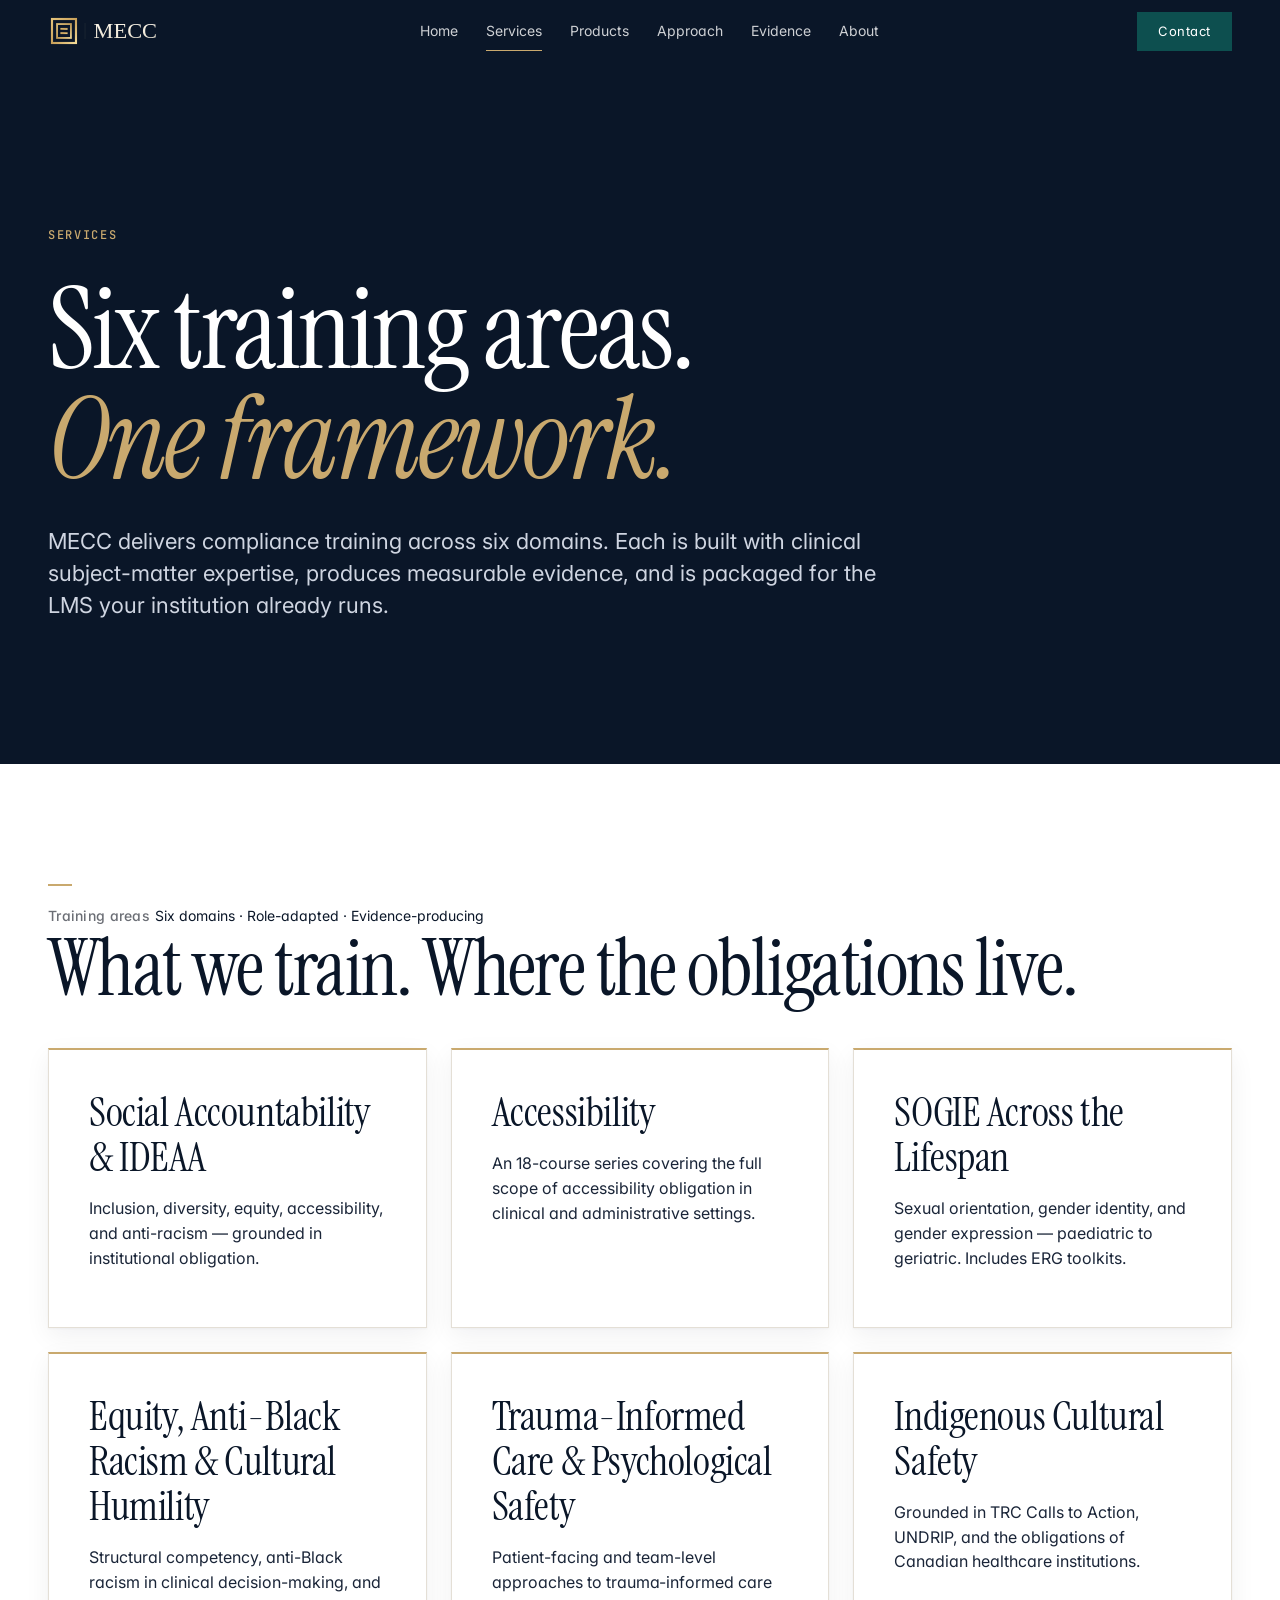
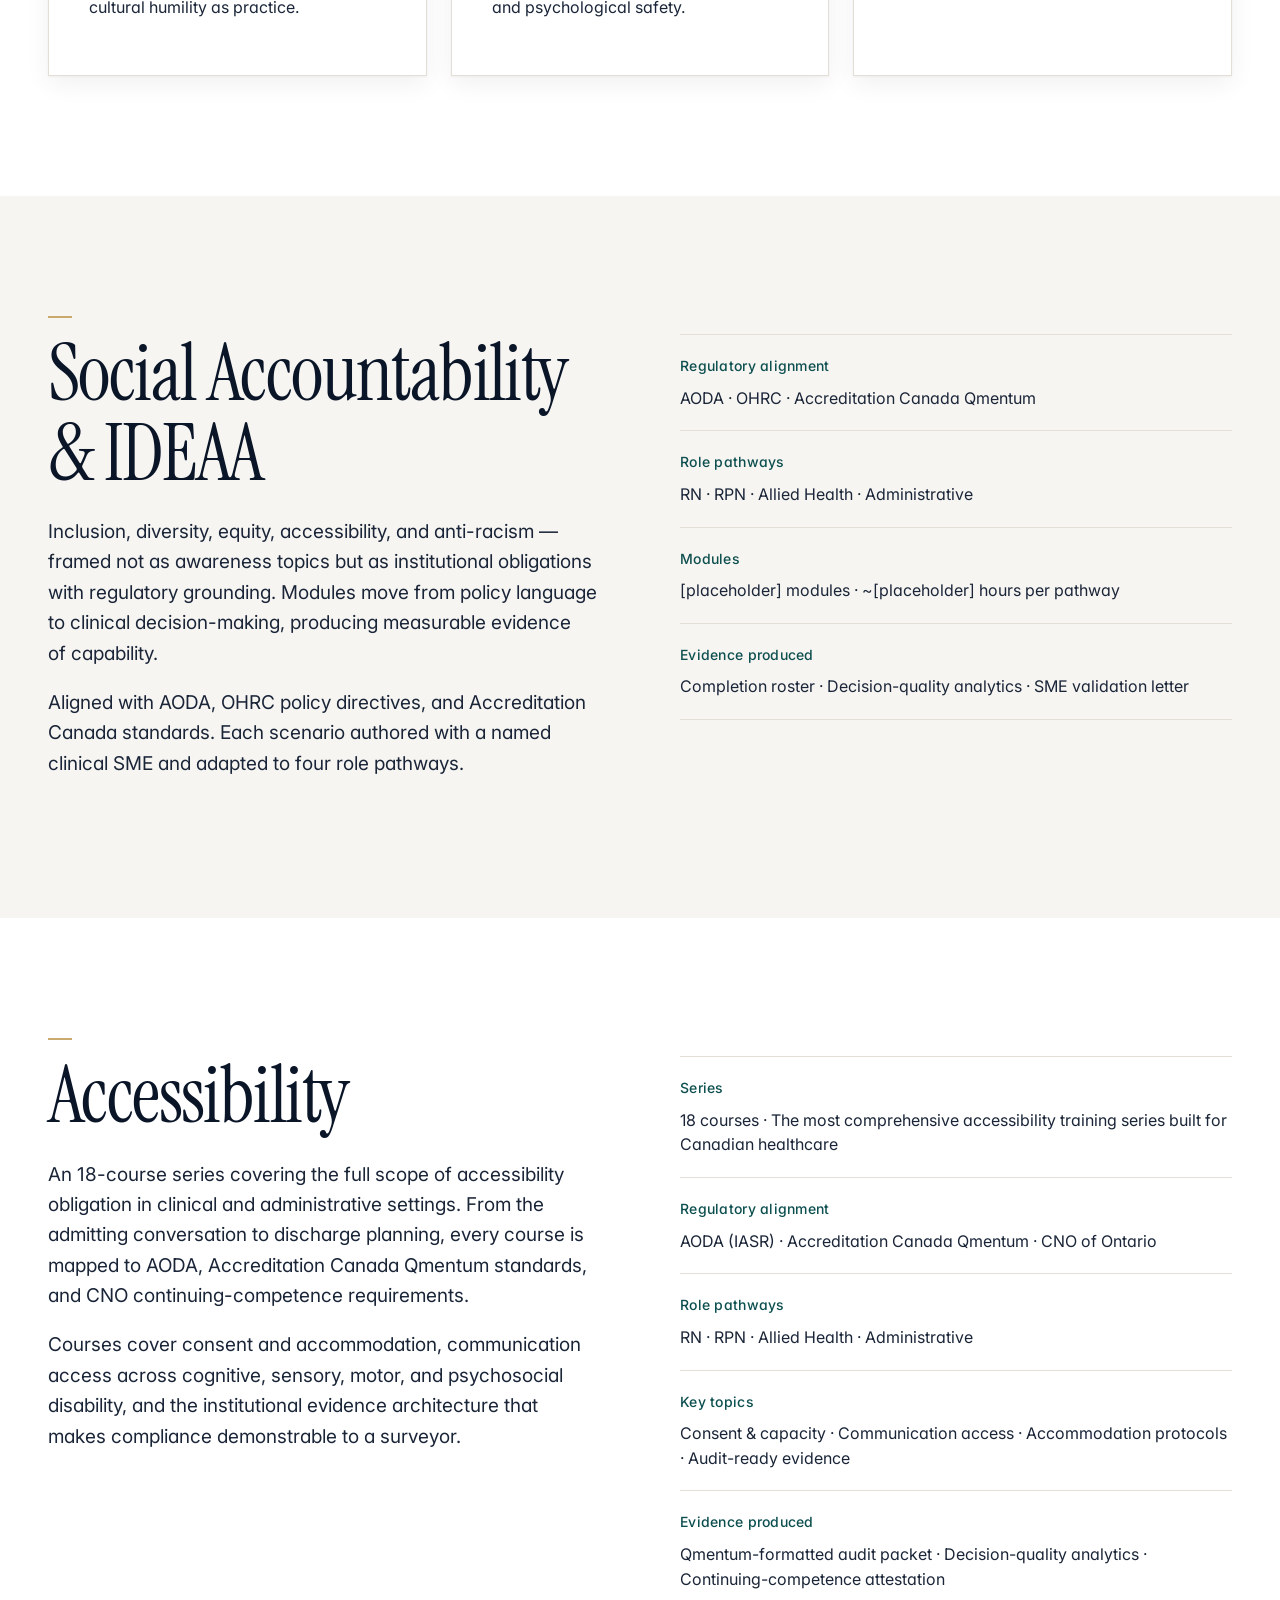
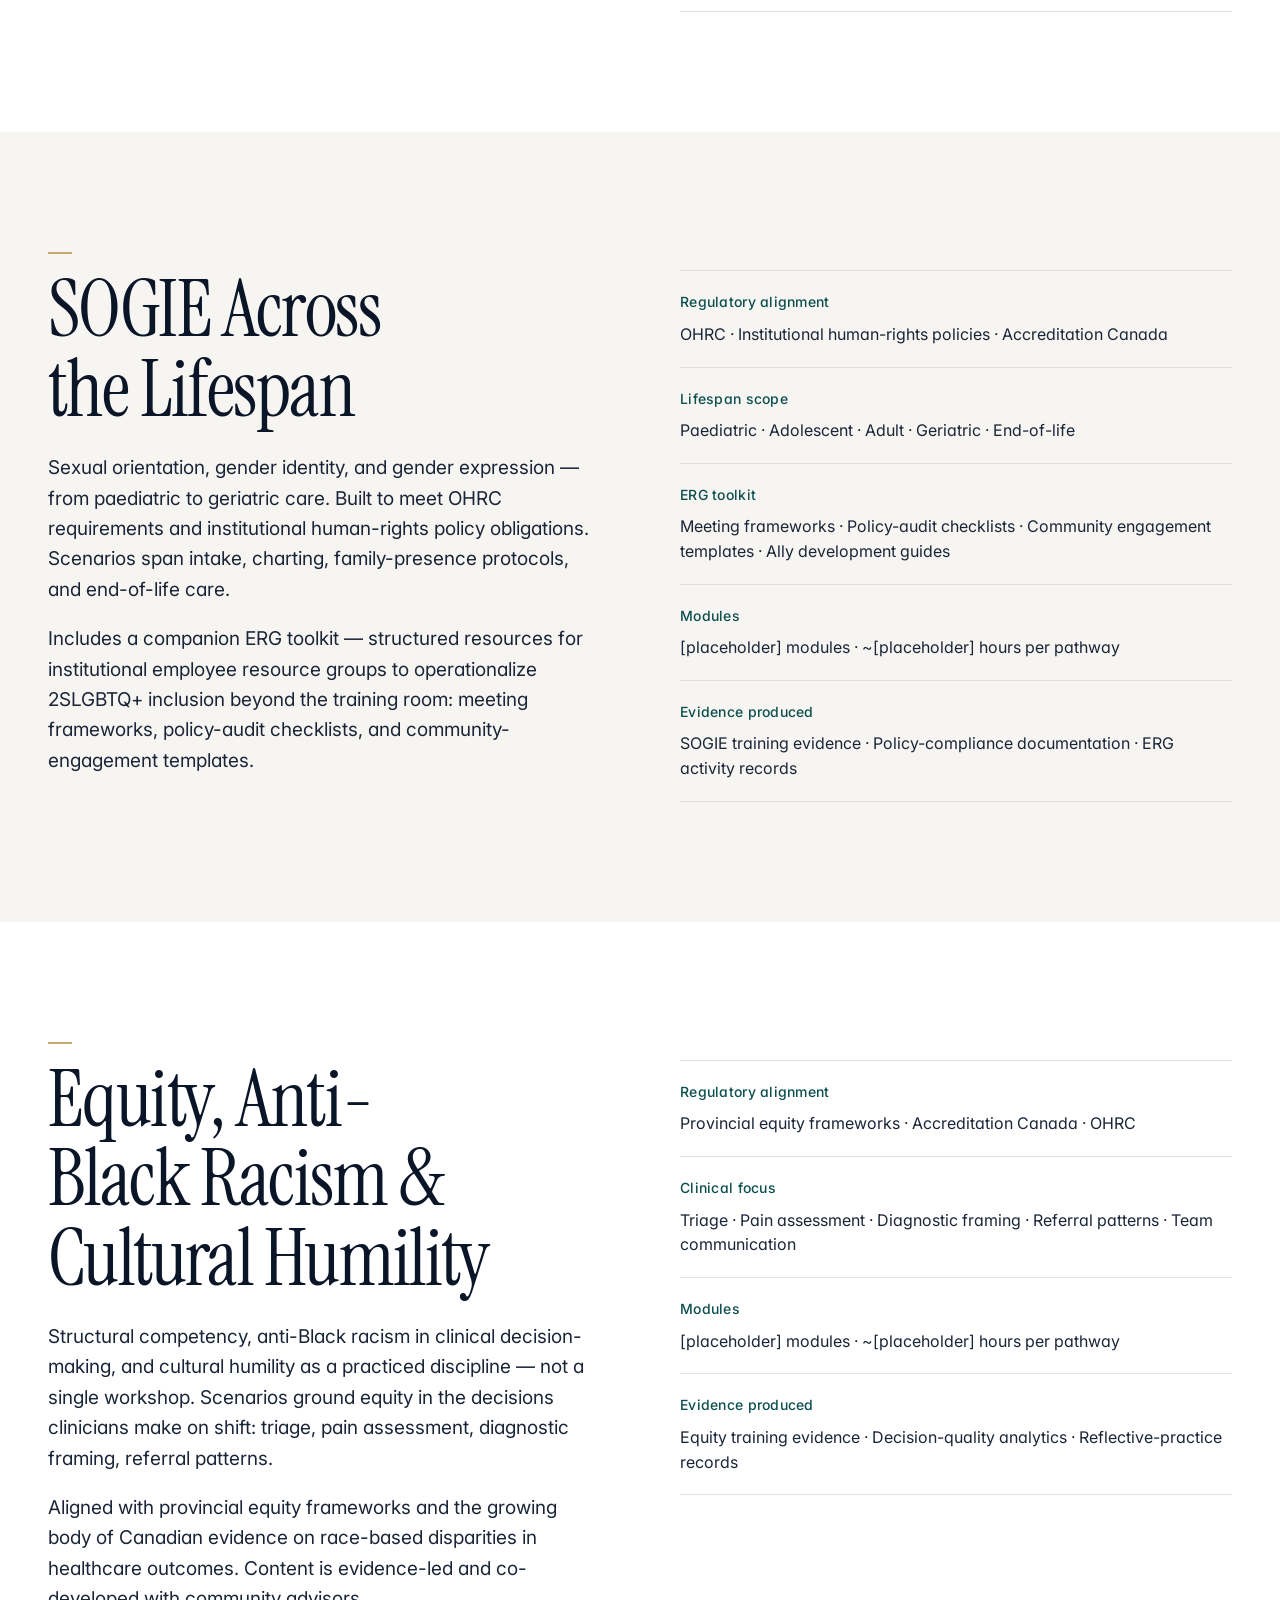
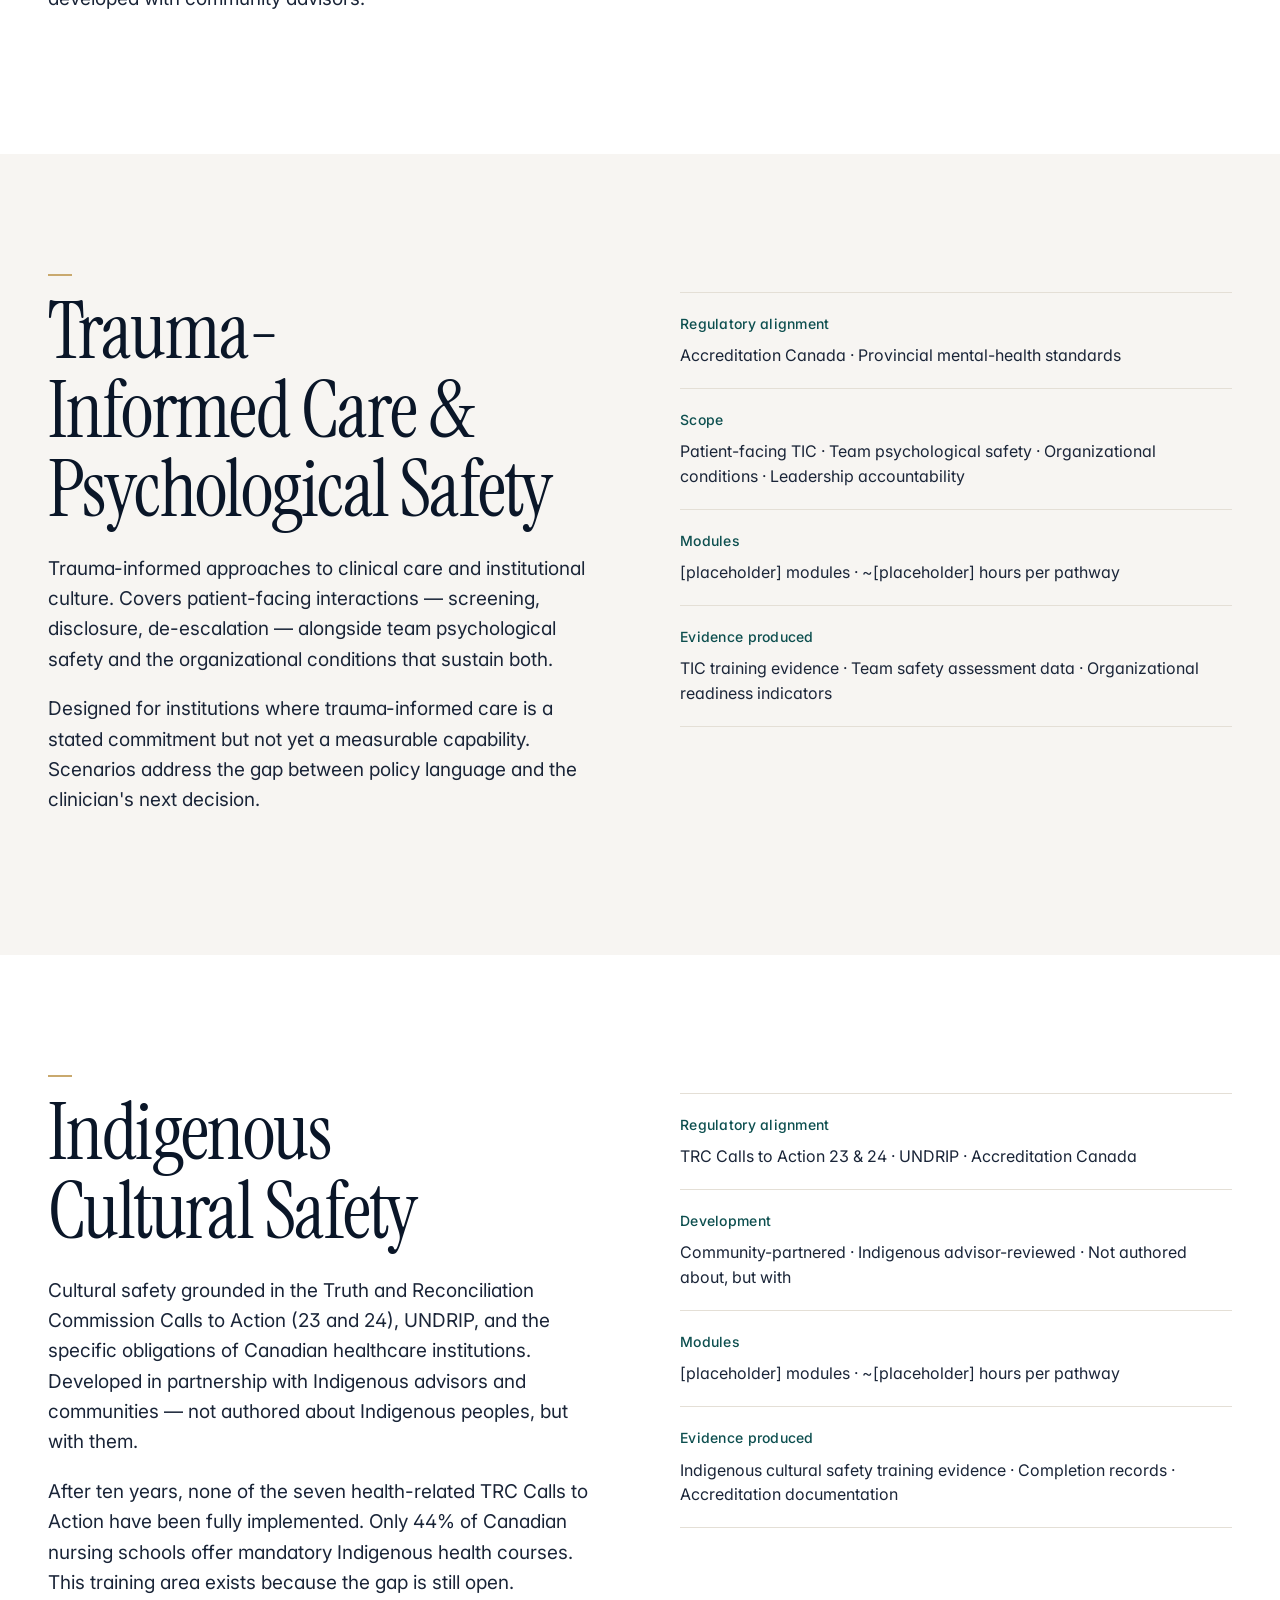
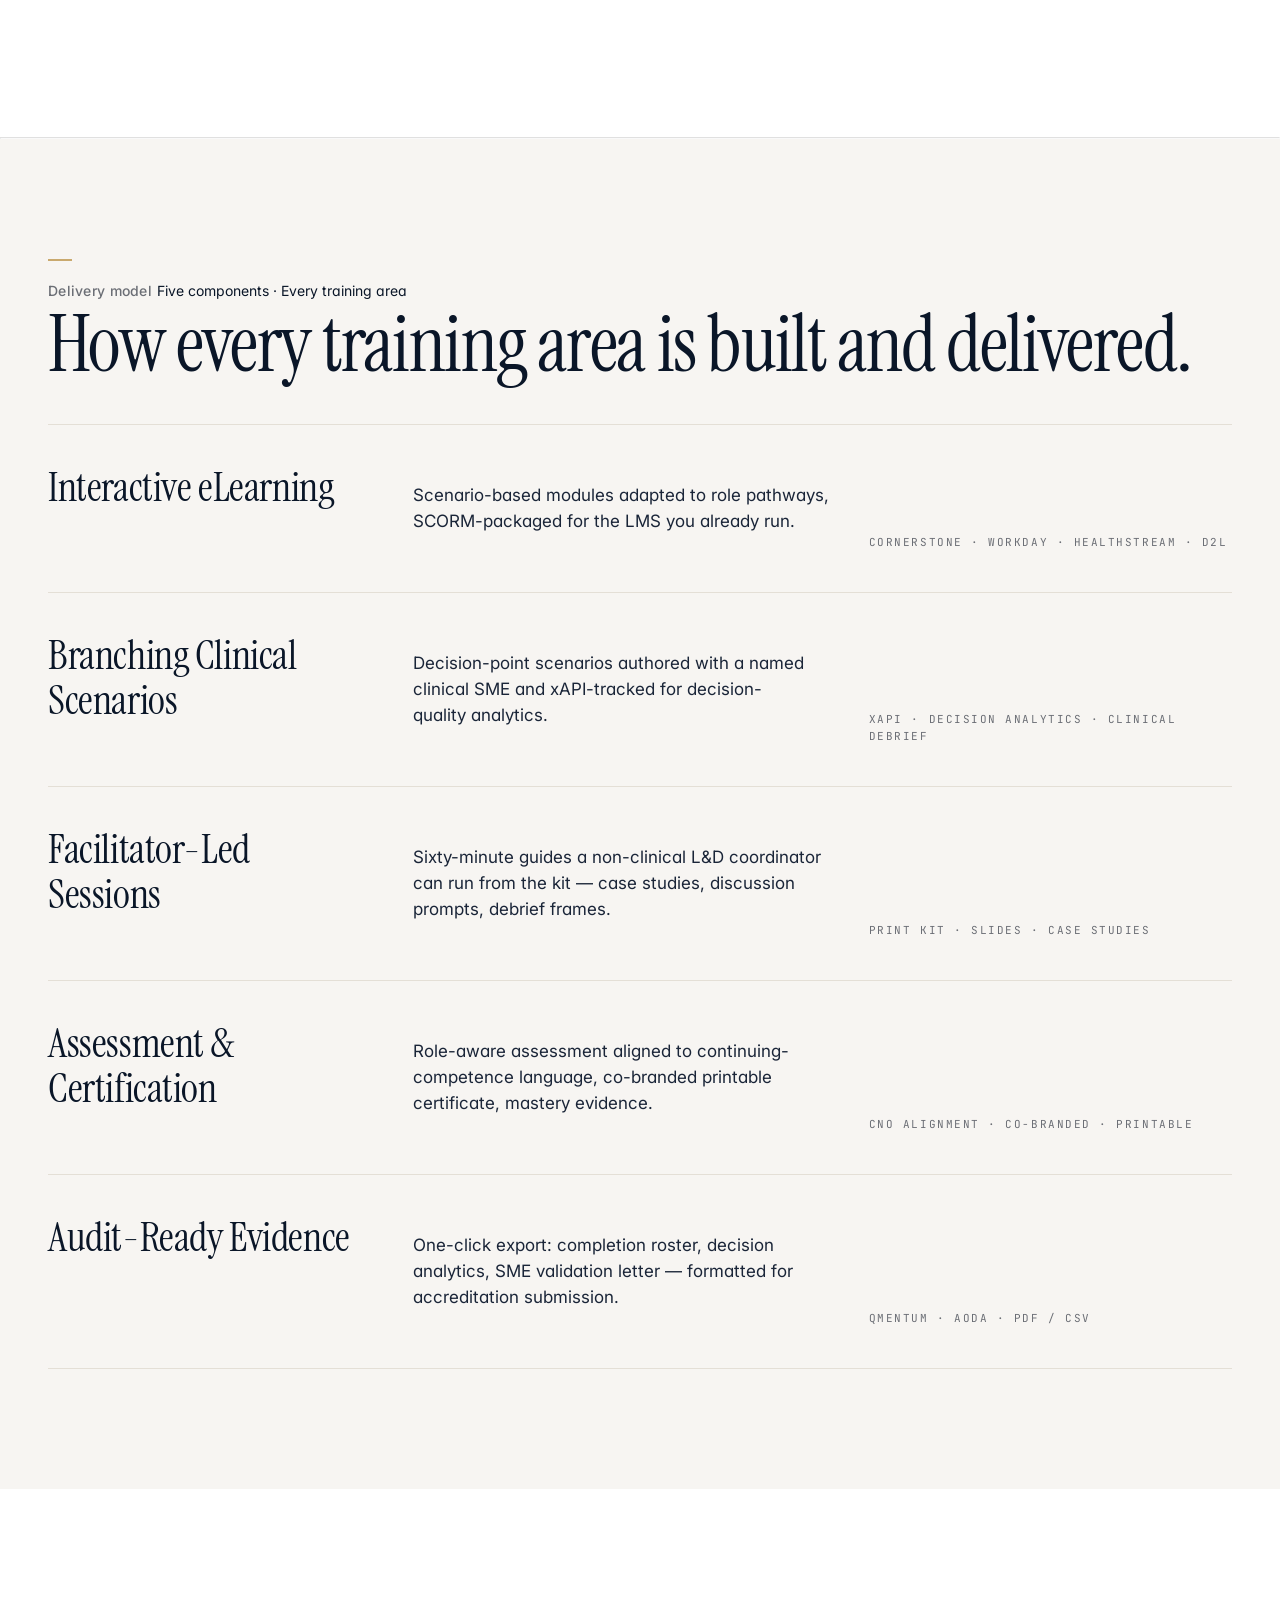
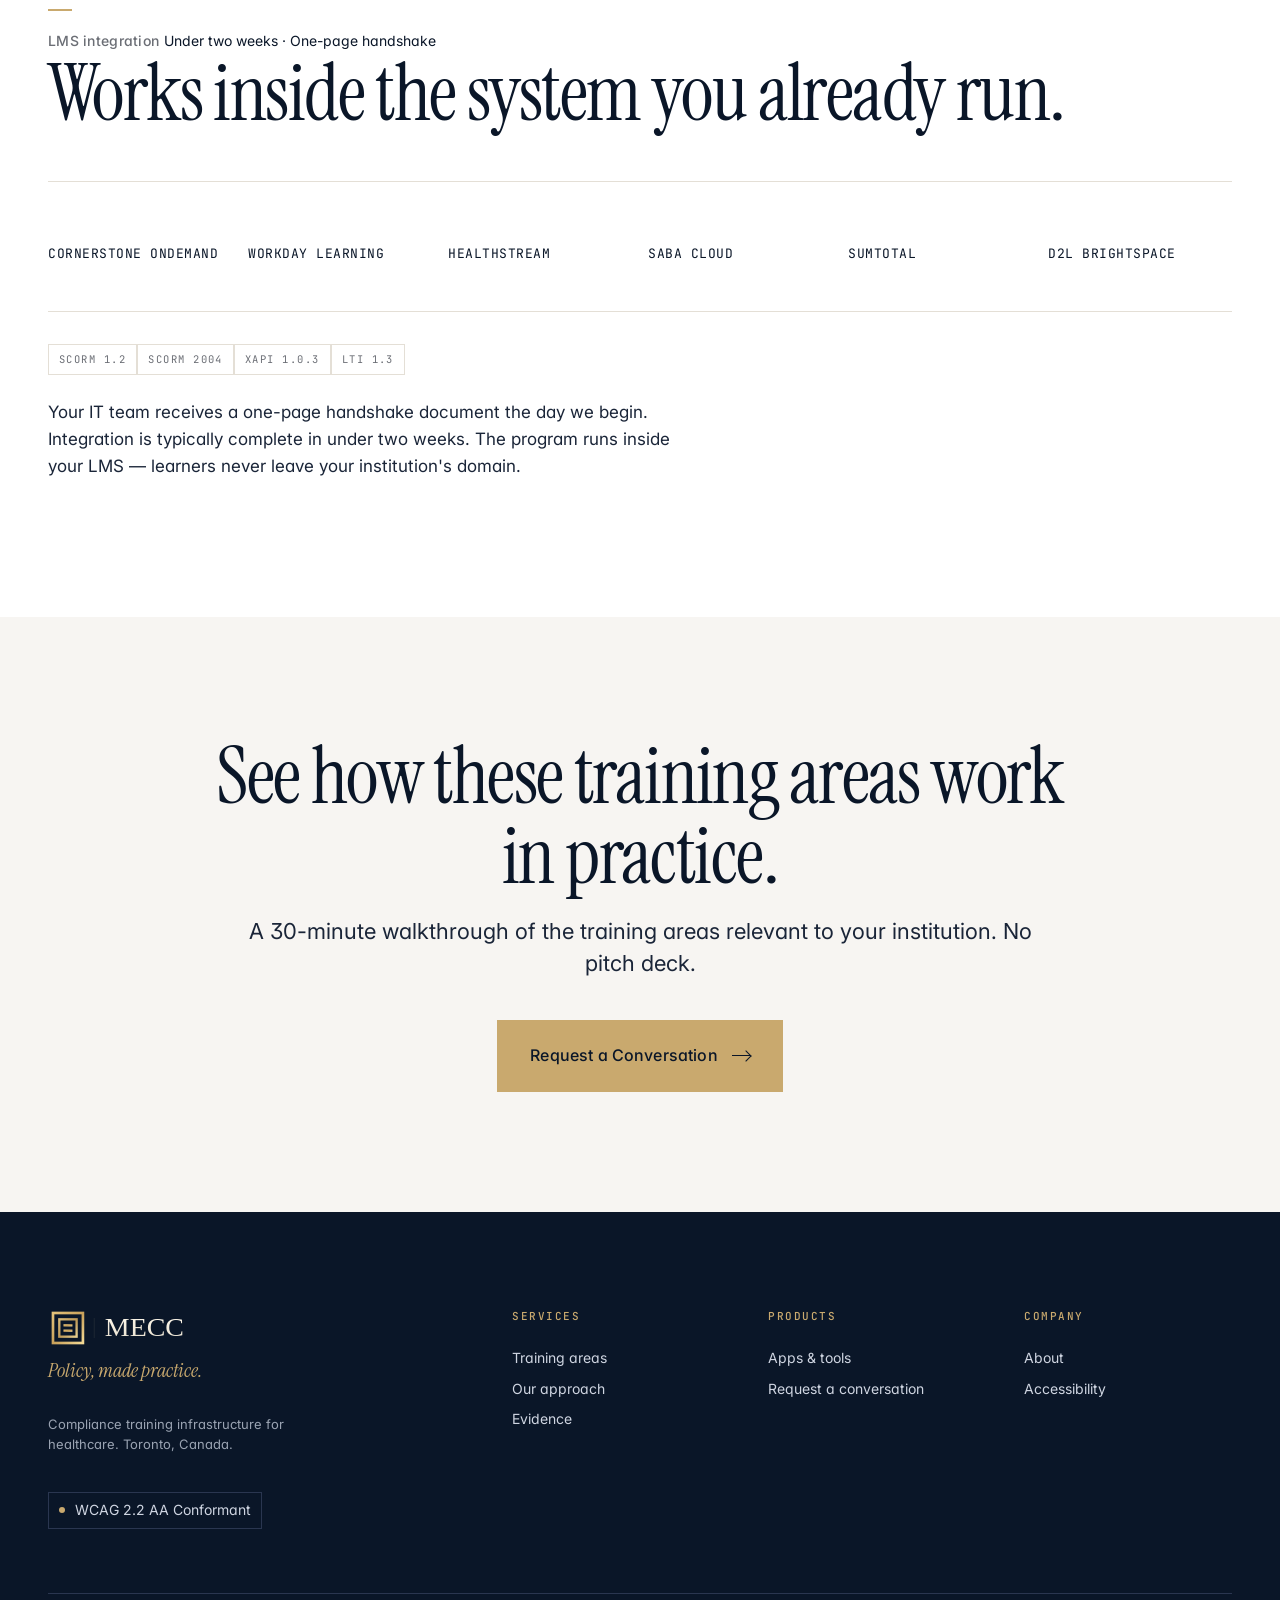
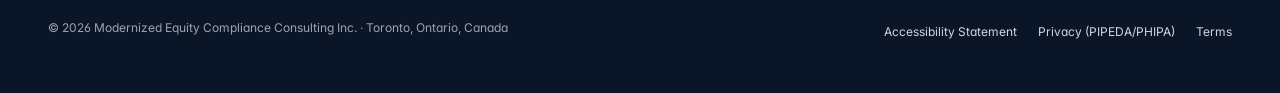
<file: services.html>
<!doctype html>
<html lang="en">
<head>
<meta charset="utf-8" />
<meta name="viewport" content="width=device-width,initial-scale=1" />
<title>Services — MECC</title>
<meta name="description" content="Six compliance training areas for Canadian healthcare — from accessibility and equity to Indigenous cultural safety. Each built with clinical SME validation and audit-ready evidence." />
<link rel="preconnect" href="https://fonts.googleapis.com" />
<link rel="preconnect" href="https://fonts.gstatic.com" crossorigin />
<link href="https://fonts.googleapis.com/css2?family=Instrument+Serif:ital@0;1&family=Inter:wght@300;400;500;600&family=JetBrains+Mono:wght@400;500&family=Fraunces:opsz,wght@9..144,400;9..144,500&family=Source+Serif+4:opsz,wght@8..60,400;8..60,500&family=Libre+Caslon+Display&display=swap" rel="stylesheet" />
<link rel="stylesheet" href="assets/site.css" />
<link rel="icon" href="assets/mecc_mark_32.png" sizes="32x32" type="image/png" />
<link rel="apple-touch-icon" href="assets/mecc_mark_180.png" />
</head>
<body>

<nav class="nav" aria-label="Primary">
  <a href="index.html" class="nav-brand"><img src="assets/mecc_logo_horizontal_dark.svg" alt="MECC" class="nav-logo nav-logo-dark" /><img src="assets/mecc_logo_horizontal_light.svg" alt="MECC" class="nav-logo nav-logo-light" /></a>
  <div class="nav-links">
    <a href="index.html">Home</a>
    <a href="services.html" class="active">Services</a>
    <a href="products.html">Products</a>
    <a href="approach.html">Approach</a>
    <a href="evidence.html">Evidence</a>
    <a href="about.html">About</a>
  </div>
  <a href="contact.html" class="nav-cta">Contact</a>
  <button class="nav-toggle" aria-label="Open menu" aria-expanded="false">
    <span></span><span></span><span></span>
  </button>
</nav>

<!-- HERO -->
<section class="page-hero" data-screen-label="Services / Hero">
  <div class="container">
    <span class="eyebrow">Services</span>
    <h1 class="display-xl" style="margin-top:28px;max-width:16ch;color:#fff">Six training areas. <em style="color:var(--gold);font-style:italic">One framework.</em></h1>
    <p class="lede" style="margin-top:32px">MECC delivers compliance training across six domains. Each is built with clinical subject-matter expertise, produces measurable evidence, and is packaged for the LMS your institution already runs.</p>
  </div>
</section>

<!-- CARD GRID -->
<section class="bg-paper" data-screen-label="Services / Grid">
  <div class="container">
    <div class="section-head between">
      <span class="gold-rule"></span><span class="section-label">Training areas</span>
      <span class="muted" style="font-size:14px">Six domains · Role-adapted · Evidence-producing</span>
    </div>

    <h2 class="display-l head-limit reveal">What we train. Where the obligations live.</h2>

    <div class="card-grid reveal">
      <a href="#social-accountability-ideaa" class="card card-link">
        <h3 class="display-s">Social Accountability &amp; IDEAA</h3>
        <p>Inclusion, diversity, equity, accessibility, and anti-racism — grounded in institutional obligation.</p>
      </a>
      <a href="#accessibility" class="card card-link">
        <h3 class="display-s">Accessibility</h3>
        <p>An 18-course series covering the full scope of accessibility obligation in clinical and administrative settings.</p>
      </a>
      <a href="#sogie" class="card card-link">
        <h3 class="display-s">SOGIE Across the Lifespan</h3>
        <p>Sexual orientation, gender identity, and gender expression — paediatric to geriatric. Includes ERG toolkits.</p>
      </a>
      <a href="#equity-anti-black-racism" class="card card-link">
        <h3 class="display-s">Equity, Anti-Black Racism &amp; Cultural Humility</h3>
        <p>Structural competency, anti-Black racism in clinical decision-making, and cultural humility as practice.</p>
      </a>
      <a href="#trauma-informed" class="card card-link">
        <h3 class="display-s">Trauma-Informed Care &amp; Psychological Safety</h3>
        <p>Patient-facing and team-level approaches to trauma-informed care and psychological safety.</p>
      </a>
      <a href="#indigenous-cultural-safety" class="card card-link">
        <h3 class="display-s">Indigenous Cultural Safety</h3>
        <p>Grounded in TRC Calls to Action, UNDRIP, and the obligations of Canadian healthcare institutions.</p>
      </a>
    </div>
  </div>
</section>

<!-- AREA 1 — SOCIAL ACCOUNTABILITY & IDEAA -->
<section class="bg-paper2" id="social-accountability-ideaa">
  <div class="container">
    <span class="gold-rule"></span>
    <div class="grid-2 area-detail" style="align-items:start;gap:80px">
      <div class="reveal">
        <h2 class="display-l" style="max-width:16ch;text-wrap:balance">Social Accountability &amp; IDEAA</h2>
        <p class="body-large" style="margin-top:24px">Inclusion, diversity, equity, accessibility, and anti-racism — framed not as awareness topics but as institutional obligations with regulatory grounding. Modules move from policy language to clinical decision-making, producing measurable evidence of capability.</p>
        <p class="body-large">Aligned with AODA, OHRC policy directives, and Accreditation Canada standards. Each scenario authored with a named clinical SME and adapted to four role pathways.</p>
      </div>
      <div class="reveal area-meta">
        <div class="area-meta-row"><span class="section-label">Regulatory alignment</span><p>AODA · OHRC · Accreditation Canada Qmentum</p></div>
        <div class="area-meta-row"><span class="section-label">Role pathways</span><p>RN · RPN · Allied Health · Administrative</p></div>
        <div class="area-meta-row"><span class="section-label">Modules</span><p>[placeholder] modules · ~[placeholder] hours per pathway</p></div>
        <div class="area-meta-row"><span class="section-label">Evidence produced</span><p>Completion roster · Decision-quality analytics · SME validation letter</p></div>
      </div>
    </div>
  </div>
</section>

<!-- AREA 2 — ACCESSIBILITY -->
<section class="bg-paper" id="accessibility">
  <div class="container">
    <span class="gold-rule"></span>
    <div class="grid-2 area-detail" style="align-items:start;gap:80px">
      <div class="reveal">
        <h2 class="display-l" style="max-width:16ch;text-wrap:balance">Accessibility</h2>
        <p class="body-large" style="margin-top:24px">An 18-course series covering the full scope of accessibility obligation in clinical and administrative settings. From the admitting conversation to discharge planning, every course is mapped to AODA, Accreditation Canada Qmentum standards, and CNO continuing-competence requirements.</p>
        <p class="body-large">Courses cover consent and accommodation, communication access across cognitive, sensory, motor, and psychosocial disability, and the institutional evidence architecture that makes compliance demonstrable to a surveyor.</p>
      </div>
      <div class="reveal area-meta">
        <div class="area-meta-row"><span class="section-label">Series</span><p>18 courses · The most comprehensive accessibility training series built for Canadian healthcare</p></div>
        <div class="area-meta-row"><span class="section-label">Regulatory alignment</span><p>AODA (IASR) · Accreditation Canada Qmentum · CNO of Ontario</p></div>
        <div class="area-meta-row"><span class="section-label">Role pathways</span><p>RN · RPN · Allied Health · Administrative</p></div>
        <div class="area-meta-row"><span class="section-label">Key topics</span><p>Consent &amp; capacity · Communication access · Accommodation protocols · Audit-ready evidence</p></div>
        <div class="area-meta-row"><span class="section-label">Evidence produced</span><p>Qmentum-formatted audit packet · Decision-quality analytics · Continuing-competence attestation</p></div>
      </div>
    </div>
  </div>
</section>

<!-- AREA 3 — SOGIE -->
<section class="bg-paper2" id="sogie">
  <div class="container">
    <span class="gold-rule"></span>
    <div class="grid-2 area-detail" style="align-items:start;gap:80px">
      <div class="reveal">
        <h2 class="display-l" style="max-width:16ch;text-wrap:balance">SOGIE Across the Lifespan</h2>
        <p class="body-large" style="margin-top:24px">Sexual orientation, gender identity, and gender expression — from paediatric to geriatric care. Built to meet OHRC requirements and institutional human-rights policy obligations. Scenarios span intake, charting, family-presence protocols, and end-of-life care.</p>
        <p class="body-large">Includes a companion ERG toolkit — structured resources for institutional employee resource groups to operationalize 2SLGBTQ+ inclusion beyond the training room: meeting frameworks, policy-audit checklists, and community-engagement templates.</p>
      </div>
      <div class="reveal area-meta">
        <div class="area-meta-row"><span class="section-label">Regulatory alignment</span><p>OHRC · Institutional human-rights policies · Accreditation Canada</p></div>
        <div class="area-meta-row"><span class="section-label">Lifespan scope</span><p>Paediatric · Adolescent · Adult · Geriatric · End-of-life</p></div>
        <div class="area-meta-row"><span class="section-label">ERG toolkit</span><p>Meeting frameworks · Policy-audit checklists · Community engagement templates · Ally development guides</p></div>
        <div class="area-meta-row"><span class="section-label">Modules</span><p>[placeholder] modules · ~[placeholder] hours per pathway</p></div>
        <div class="area-meta-row"><span class="section-label">Evidence produced</span><p>SOGIE training evidence · Policy-compliance documentation · ERG activity records</p></div>
      </div>
    </div>
  </div>
</section>

<!-- AREA 4 — EQUITY -->
<section class="bg-paper" id="equity-anti-black-racism">
  <div class="container">
    <span class="gold-rule"></span>
    <div class="grid-2 area-detail" style="align-items:start;gap:80px">
      <div class="reveal">
        <h2 class="display-l" style="max-width:16ch;text-wrap:balance">Equity, Anti-Black Racism &amp; Cultural Humility</h2>
        <p class="body-large" style="margin-top:24px">Structural competency, anti-Black racism in clinical decision-making, and cultural humility as a practiced discipline — not a single workshop. Scenarios ground equity in the decisions clinicians make on shift: triage, pain assessment, diagnostic framing, referral patterns.</p>
        <p class="body-large">Aligned with provincial equity frameworks and the growing body of Canadian evidence on race-based disparities in healthcare outcomes. Content is evidence-led and co-developed with community advisors.</p>
      </div>
      <div class="reveal area-meta">
        <div class="area-meta-row"><span class="section-label">Regulatory alignment</span><p>Provincial equity frameworks · Accreditation Canada · OHRC</p></div>
        <div class="area-meta-row"><span class="section-label">Clinical focus</span><p>Triage · Pain assessment · Diagnostic framing · Referral patterns · Team communication</p></div>
        <div class="area-meta-row"><span class="section-label">Modules</span><p>[placeholder] modules · ~[placeholder] hours per pathway</p></div>
        <div class="area-meta-row"><span class="section-label">Evidence produced</span><p>Equity training evidence · Decision-quality analytics · Reflective-practice records</p></div>
      </div>
    </div>
  </div>
</section>

<!-- AREA 5 — TRAUMA-INFORMED -->
<section class="bg-paper2" id="trauma-informed">
  <div class="container">
    <span class="gold-rule"></span>
    <div class="grid-2 area-detail" style="align-items:start;gap:80px">
      <div class="reveal">
        <h2 class="display-l" style="max-width:16ch;text-wrap:balance">Trauma-Informed Care &amp; Psychological Safety</h2>
        <p class="body-large" style="margin-top:24px">Trauma-informed approaches to clinical care and institutional culture. Covers patient-facing interactions — screening, disclosure, de-escalation — alongside team psychological safety and the organizational conditions that sustain both.</p>
        <p class="body-large">Designed for institutions where trauma-informed care is a stated commitment but not yet a measurable capability. Scenarios address the gap between policy language and the clinician's next decision.</p>
      </div>
      <div class="reveal area-meta">
        <div class="area-meta-row"><span class="section-label">Regulatory alignment</span><p>Accreditation Canada · Provincial mental-health standards</p></div>
        <div class="area-meta-row"><span class="section-label">Scope</span><p>Patient-facing TIC · Team psychological safety · Organizational conditions · Leadership accountability</p></div>
        <div class="area-meta-row"><span class="section-label">Modules</span><p>[placeholder] modules · ~[placeholder] hours per pathway</p></div>
        <div class="area-meta-row"><span class="section-label">Evidence produced</span><p>TIC training evidence · Team safety assessment data · Organizational readiness indicators</p></div>
      </div>
    </div>
  </div>
</section>

<!-- AREA 6 — INDIGENOUS CULTURAL SAFETY -->
<section class="bg-paper" id="indigenous-cultural-safety">
  <div class="container">
    <span class="gold-rule"></span>
    <div class="grid-2 area-detail" style="align-items:start;gap:80px">
      <div class="reveal">
        <h2 class="display-l" style="max-width:16ch;text-wrap:balance">Indigenous Cultural Safety</h2>
        <p class="body-large" style="margin-top:24px">Cultural safety grounded in the Truth and Reconciliation Commission Calls to Action (23 and 24), UNDRIP, and the specific obligations of Canadian healthcare institutions. Developed in partnership with Indigenous advisors and communities — not authored about Indigenous peoples, but with them.</p>
        <p class="body-large">After ten years, none of the seven health-related TRC Calls to Action have been fully implemented. Only 44% of Canadian nursing schools offer mandatory Indigenous health courses. This training area exists because the gap is still open.</p>
      </div>
      <div class="reveal area-meta">
        <div class="area-meta-row"><span class="section-label">Regulatory alignment</span><p>TRC Calls to Action 23 &amp; 24 · UNDRIP · Accreditation Canada</p></div>
        <div class="area-meta-row"><span class="section-label">Development</span><p>Community-partnered · Indigenous advisor-reviewed · Not authored about, but with</p></div>
        <div class="area-meta-row"><span class="section-label">Modules</span><p>[placeholder] modules · ~[placeholder] hours per pathway</p></div>
        <div class="area-meta-row"><span class="section-label">Evidence produced</span><p>Indigenous cultural safety training evidence · Completion records · Accreditation documentation</p></div>
      </div>
    </div>
  </div>
</section>

<hr class="gold-rule-wide container" style="margin:0 auto" />

<!-- DELIVERY MODEL -->
<section class="bg-paper2" data-screen-label="Services / Delivery">
  <div class="container">
    <div class="section-head between">
      <span class="gold-rule"></span><span class="section-label">Delivery model</span>
      <span class="muted" style="font-size:14px">Five components · Every training area</span>
    </div>
    <h2 class="display-l head-limit reveal">How every training area is built and delivered.</h2>

    <div class="components reveal">
      <article class="component">
        <h3 class="display-s">Interactive eLearning</h3>
        <p>Scenario-based modules adapted to role pathways, SCORM-packaged for the LMS you already run.</p>
        <div class="label-row">Cornerstone · Workday · HealthStream · D2L</div>
      </article>
      <article class="component">
        <h3 class="display-s">Branching Clinical Scenarios</h3>
        <p>Decision-point scenarios authored with a named clinical SME and xAPI-tracked for decision-quality analytics.</p>
        <div class="label-row">xAPI · Decision analytics · Clinical debrief</div>
      </article>
      <article class="component">
        <h3 class="display-s">Facilitator-Led Sessions</h3>
        <p>Sixty-minute guides a non-clinical L&amp;D coordinator can run from the kit — case studies, discussion prompts, debrief frames.</p>
        <div class="label-row">Print kit · Slides · Case studies</div>
      </article>
      <article class="component">
        <h3 class="display-s">Assessment &amp; Certification</h3>
        <p>Role-aware assessment aligned to continuing-competence language, co-branded printable certificate, mastery evidence.</p>
        <div class="label-row">CNO alignment · Co-branded · Printable</div>
      </article>
      <article class="component">
        <h3 class="display-s">Audit-Ready Evidence</h3>
        <p>One-click export: completion roster, decision analytics, SME validation letter — formatted for accreditation submission.</p>
        <div class="label-row">Qmentum · AODA · PDF / CSV</div>
      </article>
    </div>
  </div>
</section>

<!-- LMS INTEGRATION -->
<section class="bg-paper" data-screen-label="Services / LMS">
  <div class="container">
    <div class="section-head between">
      <span class="gold-rule"></span><span class="section-label">LMS integration</span>
      <span class="muted" style="font-size:14px">Under two weeks · One-page handshake</span>
    </div>
    <h2 class="display-l head-limit reveal">Works inside the system you already run.</h2>
    <div class="lms-grid reveal">
      <div class="lms-row">
        <div class="mono">Cornerstone OnDemand</div>
        <div class="mono">Workday Learning</div>
        <div class="mono">HealthStream</div>
        <div class="mono">Saba Cloud</div>
        <div class="mono">SumTotal</div>
        <div class="mono">D2L Brightspace</div>
      </div>
      <div class="lms-specs">
        <div><span class="chip">SCORM 1.2</span><span class="chip">SCORM 2004</span><span class="chip">xAPI 1.0.3</span><span class="chip">LTI 1.3</span></div>
        <p style="margin-top:24px;color:var(--ink-2);font-size:17px;line-height:1.6;max-width:58ch">Your IT team receives a one-page handshake document the day we begin. Integration is typically complete in under two weeks. The program runs inside your LMS — learners never leave your institution's domain.</p>
      </div>
    </div>
  </div>
</section>

<!-- CTA -->
<section class="bg-paper2" data-screen-label="Services / CTA">
  <div class="container" style="text-align:center">
    <h2 class="display-l" style="max-width:24ch;margin:0 auto 20px">See how these training areas work in practice.</h2>
    <p class="lede" style="margin:0 auto 40px;text-align:center">A 30-minute walkthrough of the training areas relevant to your institution. No pitch deck.</p>
    <a href="contact.html" class="btn btn-primary btn-lg">Request a Conversation <span class="arrow"></span></a>
  </div>
</section>

<footer class="footer">
  <div class="container">
    <div class="row">
      <div>
        <div class="footer-brand"><img src="assets/mecc_logo_horizontal_dark.svg" alt="MECC" class="footer-logo" /></div>
        <div class="footer-tag">Policy, made practice.</div>
        <p style="margin-top:28px;max-width:38ch;color:var(--muted-on-dark);font-size:13px;line-height:1.6">Compliance training infrastructure for healthcare. Toronto, Canada.</p>
        <div style="margin-top:24px" class="wcag-badge"><span class="dot"></span>WCAG 2.2 AA Conformant</div>
      </div>
      <div>
        <p class="footer-heading">Services</p>
        <a href="services.html">Training areas</a>
        <a href="approach.html">Our approach</a>
        <a href="evidence.html">Evidence</a>
      </div>
      <div>
        <p class="footer-heading">Products</p>
        <a href="products.html">Apps &amp; tools</a>
        <a href="contact.html">Request a conversation</a>
      </div>
      <div>
        <p class="footer-heading">Company</p>
        <a href="about.html">About</a>
        <a href="accessibility.html">Accessibility</a>
      </div>
    </div>
    <div class="footer-legal">
      <div>© 2026 Modernized Equity Compliance Consulting Inc. · Toronto, Ontario, Canada</div>
      <div>
        <a href="accessibility.html" style="display:inline-block;margin-right:18px">Accessibility Statement</a>
        <a href="#" style="display:inline-block;margin-right:18px">Privacy (PIPEDA/PHIPA)</a>
        <a href="#" style="display:inline-block">Terms</a>
      </div>
    </div>
  </div>
</footer>

<style>
/* Card links */
.card-link { display: block; color: inherit; text-decoration: none; }
.card-link:hover { color: inherit; }

/* Area detail sections */
.area-meta { border-top: 1px solid var(--rule-light); }
.area-meta-row { padding: 20px 0; border-bottom: 1px solid var(--rule-light); }
.area-meta-row .section-label { display: block; color: var(--accent); margin-bottom: 8px; }
.area-meta-row p { margin: 0; font-size: 16px; line-height: 1.55; color: var(--ink-2); }

/* Delivery components */
.components { margin-top: 40px; border-top: 1px solid var(--rule-light); }
.component {
  display: grid; grid-template-columns: 1.1fr 1.4fr 1.2fr; gap: 32px;
  padding: 40px 0; border-bottom: 1px solid var(--rule-light); align-items: start;
}
.component h3 { padding-right: 24px; }
.component p { font-size: 17px; line-height: 1.55; color: var(--ink-2); text-wrap: pretty; }
.component .label-row { border-top: 0; padding: 0; align-self: end; }

/* LMS */
.lms-grid { margin-top: 48px; border-top: 1px solid var(--rule-light); padding-top: 48px; }
.lms-row { display: grid; grid-template-columns: repeat(6, 1fr); gap: 16px; padding-bottom: 32px; border-bottom: 1px solid var(--rule-light); }
.lms-row .mono { font-size: 13px; color: var(--ink); padding: 14px 0; }
.lms-specs { margin-top: 32px; }

@media (max-width: 980px) {
  .component { grid-template-columns: 1fr; gap: 20px; }
  .lms-row { grid-template-columns: 1fr 1fr; }
}
</style>

<script src="assets/site.js"></script>
</body>
</html>
</file>
<file: assets/site.css>
/* MECC — shared styles */

:root {
  --navy: #0A1628;
  --navy-2: #0E1B30;
  --navy-3: #152238;
  --ink: #0A1628;
  --ink-2: #1a2538;
  --paper: #FFFFFF;
  --paper-2: #F7F5F2;
  --paper-3: #EFEBE4;
  --rule: #2a3650;
  --rule-light: #E4DFD6;
  --muted: #8E8E93;
  --muted-2: #6b6e75;
  --muted-on-dark: #9aa3b2;
  --accent: #0D4F4F;
  --accent-2: #0f6363;
  --gold: #C9A96E;
  --gold-soft: #b8955c;

  --serif: 'Instrument Serif', 'Times New Roman', Georgia, serif;
  --sans: 'Inter', -apple-system, BlinkMacSystemFont, 'Segoe UI', sans-serif;
  --mono: 'JetBrains Mono', ui-monospace, 'SF Mono', Menlo, monospace;

  --max: 1360px;
  --gutter: 48px;
}

* { box-sizing: border-box; }
html, body { margin: 0; padding: 0; }
html { scroll-behavior: smooth; }

body {
  font-family: var(--sans);
  font-size: 17px;
  line-height: 1.6;
  color: var(--ink);
  background: var(--paper);
  -webkit-font-smoothing: antialiased;
  text-rendering: optimizeLegibility;
  font-feature-settings: "ss01", "cv11";
}

img { max-width: 100%; display: block; }
a { color: inherit; text-decoration: none; }
button { font-family: inherit; cursor: pointer; border: 0; background: none; padding: 0; color: inherit; }

.container { max-width: var(--max); margin: 0 auto; padding: 0 var(--gutter); }

/* Type */
.serif { font-family: var(--serif); font-weight: 400; letter-spacing: -0.01em; }
.mono { font-family: var(--mono); font-size: 0.78em; letter-spacing: 0.04em; text-transform: uppercase; }

h1, h2, h3, h4 { margin: 0; font-weight: 400; }
.display-xl { font-family: var(--serif); font-size: clamp(56px, 9vw, 148px); line-height: 0.95; letter-spacing: -0.025em; }
.display-l { font-family: var(--serif); font-size: clamp(44px, 6.2vw, 96px); line-height: 1.0; letter-spacing: -0.02em; }
.display-m { font-family: var(--serif); font-size: clamp(36px, 4.6vw, 68px); line-height: 1.05; letter-spacing: -0.015em; }
.display-s { font-family: var(--serif); font-size: clamp(28px, 3.2vw, 44px); line-height: 1.1; letter-spacing: -0.01em; }

.eyebrow {
  font-family: var(--mono);
  font-size: 12px;
  letter-spacing: 0.14em;
  text-transform: uppercase;
  color: var(--muted-2);
  font-weight: 500;
}
.eyebrow.on-dark { color: var(--gold); }

.lede {
  font-size: 22px;
  line-height: 1.45;
  color: var(--ink-2);
  text-wrap: pretty;
  max-width: 62ch;
}
.body-large { font-size: 19px; line-height: 1.6; color: var(--ink-2); text-wrap: pretty; max-width: 62ch; }

/* Section backgrounds */
.bg-paper { background: var(--paper); }
.bg-paper2 { background: var(--paper-2); }

/* Dark section */
.dark {
  background: var(--navy);
  color: #EFE9DE;
}
.dark .lede { color: #cfd5e1; }
.dark .body-large { color: #cfd5e1; }
.dark .eyebrow { color: var(--gold); }
.dark hr { border-color: var(--rule); }

/* Top nav */
.nav {
  position: fixed; top: 0; left: 0; right: 0;
  z-index: 50;
  padding: 12px var(--gutter);
  display: flex; align-items: center; justify-content: space-between;
  transition: background 240ms ease, border-color 240ms ease, padding 240ms ease;
  border-bottom: 1px solid transparent;
}
.nav.scrolled {
  background: rgba(10, 22, 40, 0.92);
  backdrop-filter: saturate(140%) blur(10px);
  -webkit-backdrop-filter: saturate(140%) blur(10px);
  border-bottom-color: rgba(255,255,255,0.08);
  padding-top: 10px; padding-bottom: 10px;
}
.nav.on-light.scrolled {
  background: rgba(255,255,255,0.92);
  border-bottom-color: var(--rule-light);
}
.nav-brand { display: flex; align-items: center; }
.nav-logo { height: 32px; width: auto; display: block; }
.nav-logo-light { display: none; }
.nav.on-light .nav-logo-dark { display: none; }
.nav.on-light .nav-logo-light { display: block; }
.nav-links { display: flex; gap: 28px; font-size: 14px; color: rgba(255,255,255,0.8); }
.nav.on-light .nav-links { color: var(--ink-2); }
.nav-links a { position: relative; padding: 6px 0; }
.nav-links a:hover { color: #fff; }
.nav.on-light .nav-links a:hover { color: var(--ink); }
.nav-links a.active::after {
  content: ''; position: absolute; left: 0; right: 0; bottom: -2px; height: 1px; background: var(--gold);
}
.nav-cta {
  font-size: 13px; letter-spacing: 0.04em;
  padding: 8px 20px;
  background: var(--accent);
  border: 1px solid var(--accent);
  color: #fff;
  transition: background 160ms, border-color 160ms;
}
.nav.on-light .nav-cta { background: var(--accent); border-color: var(--accent); color: #fff; }
.nav-cta:hover { background: var(--accent-2); border-color: var(--accent-2); }
.nav.on-light .nav-cta:hover { background: var(--accent-2); border-color: var(--accent-2); color: #fff; }

/* Hamburger toggle */
.nav-toggle {
  display: none; background: none; border: none; cursor: pointer;
  width: 28px; height: 20px; position: relative; padding: 0; z-index: 60;
}
.nav-toggle span {
  display: block; width: 100%; height: 2px; background: #fff;
  position: absolute; left: 0; transition: transform 260ms ease, opacity 200ms ease;
}
.nav.on-light .nav-toggle span { background: var(--ink); }
.nav-toggle span:nth-child(1) { top: 0; }
.nav-toggle span:nth-child(2) { top: 9px; }
.nav-toggle span:nth-child(3) { top: 18px; }
.nav.menu-open .nav-toggle span:nth-child(1) { top: 9px; transform: rotate(45deg); }
.nav.menu-open .nav-toggle span:nth-child(2) { opacity: 0; }
.nav.menu-open .nav-toggle span:nth-child(3) { top: 9px; transform: rotate(-45deg); }
.nav.menu-open .nav-toggle span { background: #fff; }

/* Buttons */
.btn {
  display: inline-flex; align-items: center; gap: 14px;
  padding: 18px 26px;
  font-size: 15px; font-weight: 500; letter-spacing: 0.01em;
  border: 1px solid transparent;
  transition: all 180ms ease;
  cursor: pointer;
}
.btn .arrow { width: 18px; height: 1px; background: currentColor; position: relative; transition: width 180ms; }
.btn .arrow::after { content: ''; position: absolute; right: 0; top: -3px; width: 7px; height: 7px; border-top: 1px solid currentColor; border-right: 1px solid currentColor; transform: rotate(45deg); }
.btn:hover .arrow { width: 28px; }

.btn-primary { background: var(--gold); color: var(--navy); }
.btn-primary:hover { background: #d4b87a; }
.btn-ghost { border-color: rgba(255,255,255,0.25); color: #fff; }
.btn-ghost:hover { background: rgba(255,255,255,0.06); border-color: rgba(255,255,255,0.45); }
.btn-ink { border-color: var(--ink); color: var(--ink); }
.btn-ink:hover { background: var(--ink); color: #fff; }

/* Sections */
section { padding: 120px 0; position: relative; }
section.tight { padding: 80px 0; }
section.loose { padding: 160px 0; }

.hr { height: 1px; background: var(--rule-light); border: 0; margin: 0; }
.dark .hr { background: var(--rule); }

/* Grid helpers */
.grid-2 { display: grid; grid-template-columns: 1fr 1fr; gap: 80px; }
.grid-3 { display: grid; grid-template-columns: repeat(3, 1fr); gap: 40px; }
.grid-4 { display: grid; grid-template-columns: repeat(4, 1fr); gap: 32px; }

/* Fade-in on scroll */
.reveal { opacity: 0; transform: translateY(12px); transition: opacity 600ms ease, transform 600ms ease; }
.reveal.in { opacity: 1; transform: none; }

/* Footer */
.footer {
  background: var(--navy);
  color: #cfd5e1;
  padding: 96px 0 48px;
  font-size: 14px;
}
.footer .row { display: grid; grid-template-columns: 2fr 1fr 1fr 1fr; gap: 48px; align-items: start; }
.footer h4, .footer-heading { font-family: var(--mono); font-size: 11px; letter-spacing: 0.14em; text-transform: uppercase; color: var(--gold); margin-bottom: 18px; margin-top: 0; font-weight: 500; }
.footer a { color: #cfd5e1; display: block; padding: 4px 0; }
.footer a:hover { color: #fff; }
.footer-brand { font-family: var(--serif); font-size: 32px; color: #fff; letter-spacing: -0.01em; }
.footer-logo { height: 40px; width: auto; display: block; }
.footer-tag { margin-top: 6px; color: var(--gold); font-family: var(--serif); font-size: 20px; font-style: italic; }
.footer-legal {
  margin-top: 64px; padding-top: 24px; border-top: 1px solid var(--rule);
  display: flex; justify-content: space-between; gap: 24px; flex-wrap: wrap;
  font-size: 12px; color: var(--muted-on-dark);
}
.wcag-badge { display: inline-flex; align-items: center; gap: 10px; padding: 6px 10px; border: 1px solid var(--rule); color: #cfd5e1; }
.wcag-badge .dot { width: 6px; height: 6px; border-radius: 50%; background: var(--gold); }

/* Rules with labels */
.label-row {
  display: flex; align-items: center; gap: 18px;
  padding: 14px 0;
  border-top: 1px solid var(--rule-light);
  font-family: var(--mono); font-size: 11px; letter-spacing: 0.14em; text-transform: uppercase; color: var(--muted-2);
}
.dark .label-row { border-top-color: var(--rule); color: var(--muted-on-dark); }

/* Image card */
.img-frame {
  position: relative;
  overflow: hidden;
  background: var(--navy-3);
}
.img-frame img {
  width: 100%; height: 100%; object-fit: cover;
  filter: saturate(0.78) contrast(1.05) brightness(0.92);
  transition: transform 900ms ease;
}
.img-frame:hover img { transform: scale(1.02); }
.img-caption {
  position: absolute; left: 16px; bottom: 14px;
  font-family: var(--mono); font-size: 10px; letter-spacing: 0.16em; text-transform: uppercase;
  color: rgba(255,255,255,0.85);
  background: rgba(10,22,40,0.55); backdrop-filter: blur(6px);
  padding: 6px 10px;
}

/* Page header block (non-home hero) */
.page-hero {
  background: var(--navy);
  color: #EFE9DE;
  padding: 220px 0 120px;
  position: relative;
  overflow: hidden;
}
.page-hero .eyebrow { color: var(--gold); }
.page-hero h1 { margin-top: 28px; max-width: 22ch; text-wrap: balance; }
.page-hero p.lede { margin-top: 28px; color: #cfd5e1; max-width: 60ch; }

/* Stat */
.stat-num {
  font-family: var(--serif);
  font-size: clamp(72px, 9vw, 140px);
  line-height: 0.9;
  letter-spacing: -0.03em;
  color: var(--gold);
}
.stat-label {
  font-family: var(--mono); font-size: 11px; letter-spacing: 0.14em; text-transform: uppercase;
  color: var(--muted-on-dark);
  margin-top: 16px;
}
.stat-body {
  margin-top: 14px; color: #cfd5e1; font-size: 16px; line-height: 1.55;
  max-width: 34ch;
}

/* "Chip" */
.chip {
  display: inline-flex; align-items: center; gap: 8px;
  padding: 6px 10px; border: 1px solid var(--rule-light);
  font-family: var(--mono); font-size: 10.5px; letter-spacing: 0.14em; text-transform: uppercase;
  color: var(--muted-2);
}
.dark .chip { border-color: var(--rule); color: var(--muted-on-dark); }

/* Responsive */
@media (max-width: 980px) {
  :root { --gutter: 24px; }
  .grid-2 { grid-template-columns: 1fr; gap: 48px; }
  .grid-3 { grid-template-columns: 1fr; }
  .grid-4 { grid-template-columns: 1fr 1fr; }
  section { padding: 80px 0; }
  .page-hero { padding: 160px 0 80px; }
  .footer .row { grid-template-columns: 1fr 1fr; }
  .nav-links { display: none; }
  .nav-cta { display: none; }
  .nav-toggle { display: block; }
  .nav.menu-open {
    bottom: 0;
    background: rgba(10, 22, 40, 0.97) !important;
    backdrop-filter: blur(12px);
    -webkit-backdrop-filter: blur(12px);
    padding-top: 18px; padding-bottom: 18px;
    border-bottom-color: transparent !important;
  }
  .nav.menu-open .nav-brand {
    position: absolute;
    top: 18px;
    left: 50%;
    transform: translateX(-50%);
  }
  .nav.menu-open .nav-toggle {
    position: absolute;
    top: 18px;
    right: var(--gutter);
  }
  .nav.menu-open .nav-links {
    display: flex;
    flex-direction: column;
    align-items: center;
    justify-content: center;
    gap: 24px;
    font-size: 20px;
    position: absolute;
    top: 0; left: 0; right: 0; bottom: 0;
    margin: 0;
  }
  .nav.menu-open .nav-links a { color: rgba(255,255,255,0.85); }
  .nav.menu-open .nav-links a:hover { color: #fff; }
  .nav.menu-open .nav-cta {
    display: inline-block;
    position: absolute;
    bottom: 60px;
    left: 50%;
    transform: translateX(-50%);
    border-color: rgba(255,255,255,0.3);
    color: #fff;
  }
}
@media (max-width: 768px) {
  .card-grid { grid-template-columns: 1fr; }
}
@media (min-width: 769px) and (max-width: 980px) {
  .card-grid { grid-template-columns: repeat(2, 1fr); }
}
@media (max-width: 560px) {
  .grid-4 { grid-template-columns: 1fr; }
}

/* Gold rule motif */
.gold-rule {
  display: block;
  width: 24px;
  height: 2px;
  background: var(--gold);
  margin-bottom: 16px;
}
.gold-rule-wide { display: block; height: 1px; background: var(--gold); opacity: 0.3; }

/* Section label (replaces numbered eyebrows) */
.section-label {
  font-family: var(--sans);
  font-size: 14px;
  font-weight: 500;
  color: var(--muted-2);
  letter-spacing: 0.02em;
}
.dark .section-label { color: var(--muted-on-dark); }

/* Card component */
.card {
  background: #fff;
  border: 1px solid var(--rule-light);
  border-top: 2px solid var(--gold);
  box-shadow: 0 1px 2px rgba(0,0,0,.04), 0 8px 24px rgba(10,22,40,.06);
  padding: 40px;
  transition: transform 150ms ease, box-shadow 150ms ease;
}
.card:hover {
  transform: translateY(-2px);
  box-shadow: 0 2px 4px rgba(0,0,0,.06), 0 12px 32px rgba(10,22,40,.10);
}
.card h3 { margin-bottom: 16px; }
.card p { font-size: 16px; line-height: 1.55; color: var(--ink-2); }

/* Card grid */
.card-grid {
  display: grid;
  grid-template-columns: repeat(3, 1fr);
  gap: 24px;
  margin-top: 40px;
}

/* Light-mode stat overrides */
.stat-light .stat-num { color: var(--accent); }
.stat-light .stat-label { color: var(--muted-2); }
.stat-light .stat-body { color: var(--ink-2); }

/* Focus styles */
:focus-visible {
  outline: 2px solid var(--gold);
  outline-offset: 2px;
}
.btn:focus-visible { outline-offset: 3px; }
.nav-cta:focus-visible { outline-offset: 3px; }

/* Reduced motion */
@media (prefers-reduced-motion: reduce) {
  .reveal { opacity: 1; transform: none; transition: none; }
  html { scroll-behavior: auto; }
  .img-frame img { transition: none; }
  .card { transition: none; }
  .card:hover { transform: none; }
}

/* Dark body */
body.bg-dark { background: var(--navy); }

/* Large button */
.btn-lg { padding: 22px 32px; font-size: 16px; }
</file>
